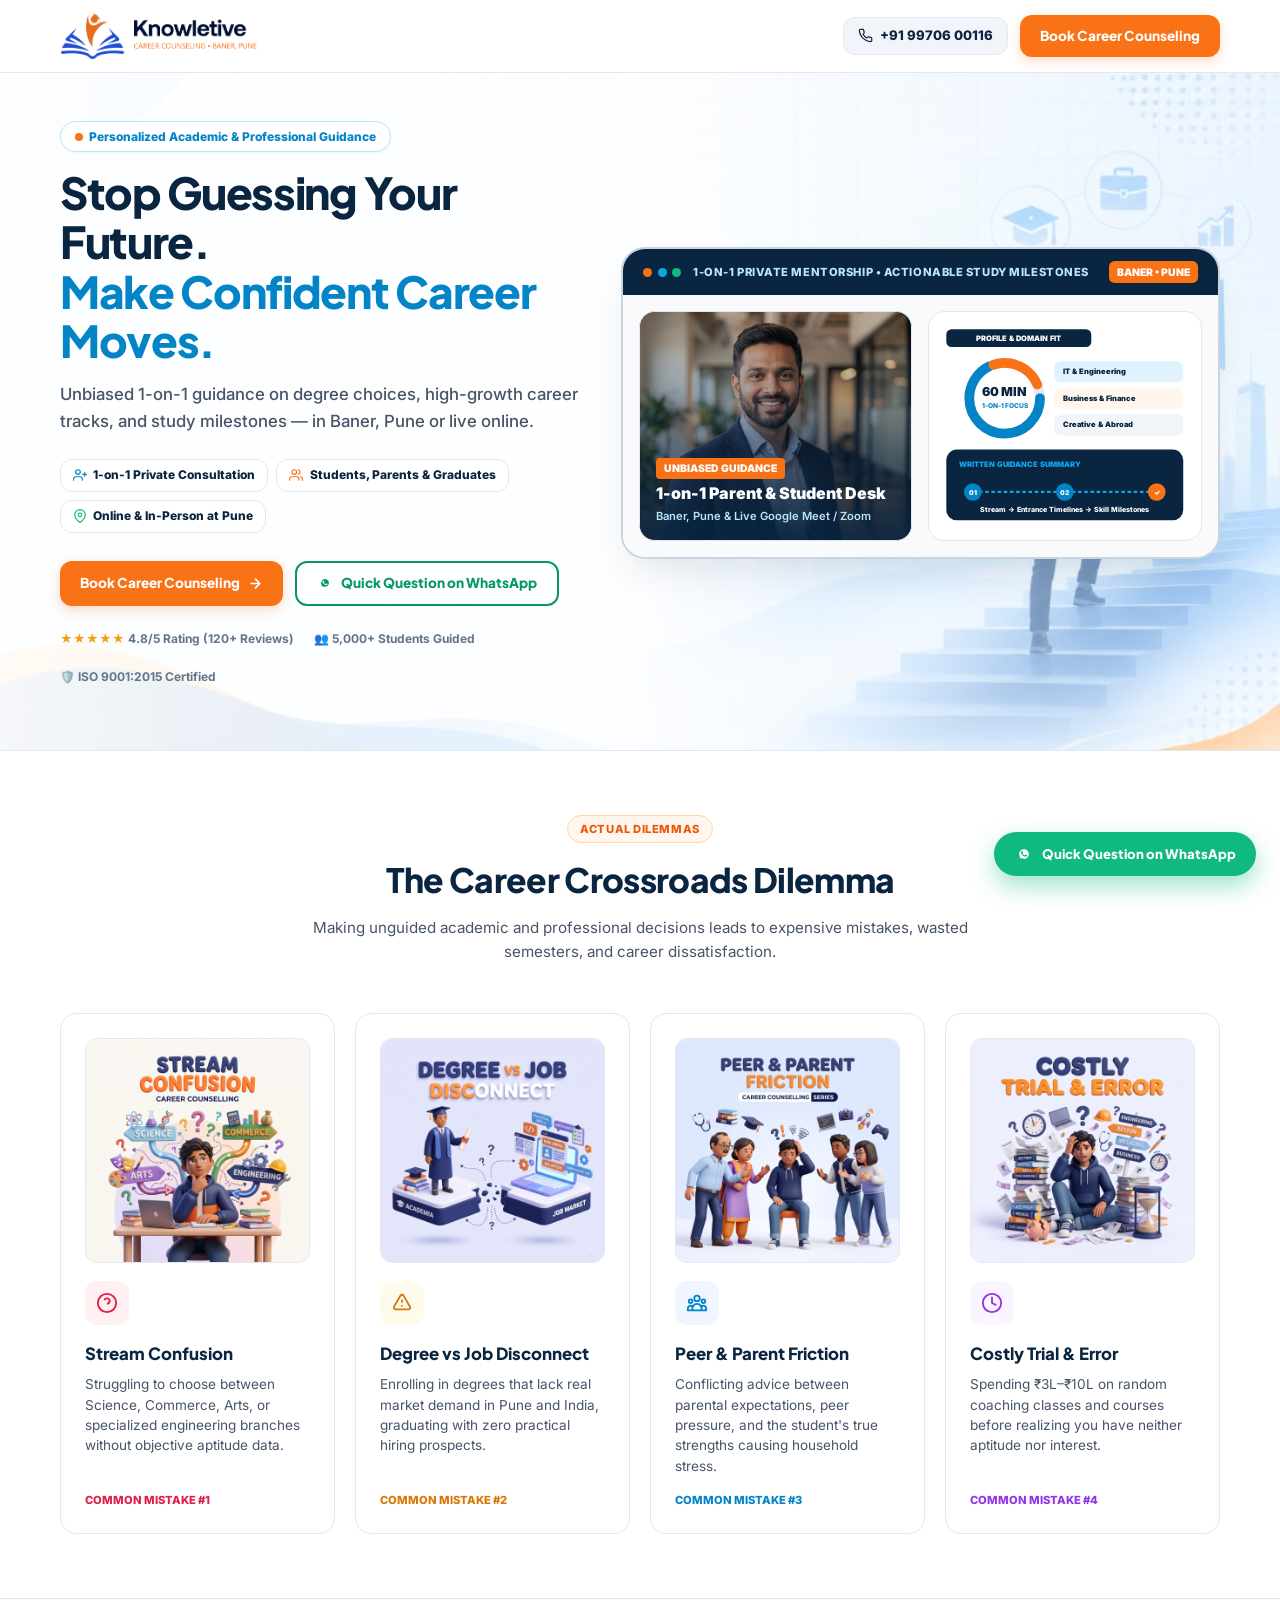
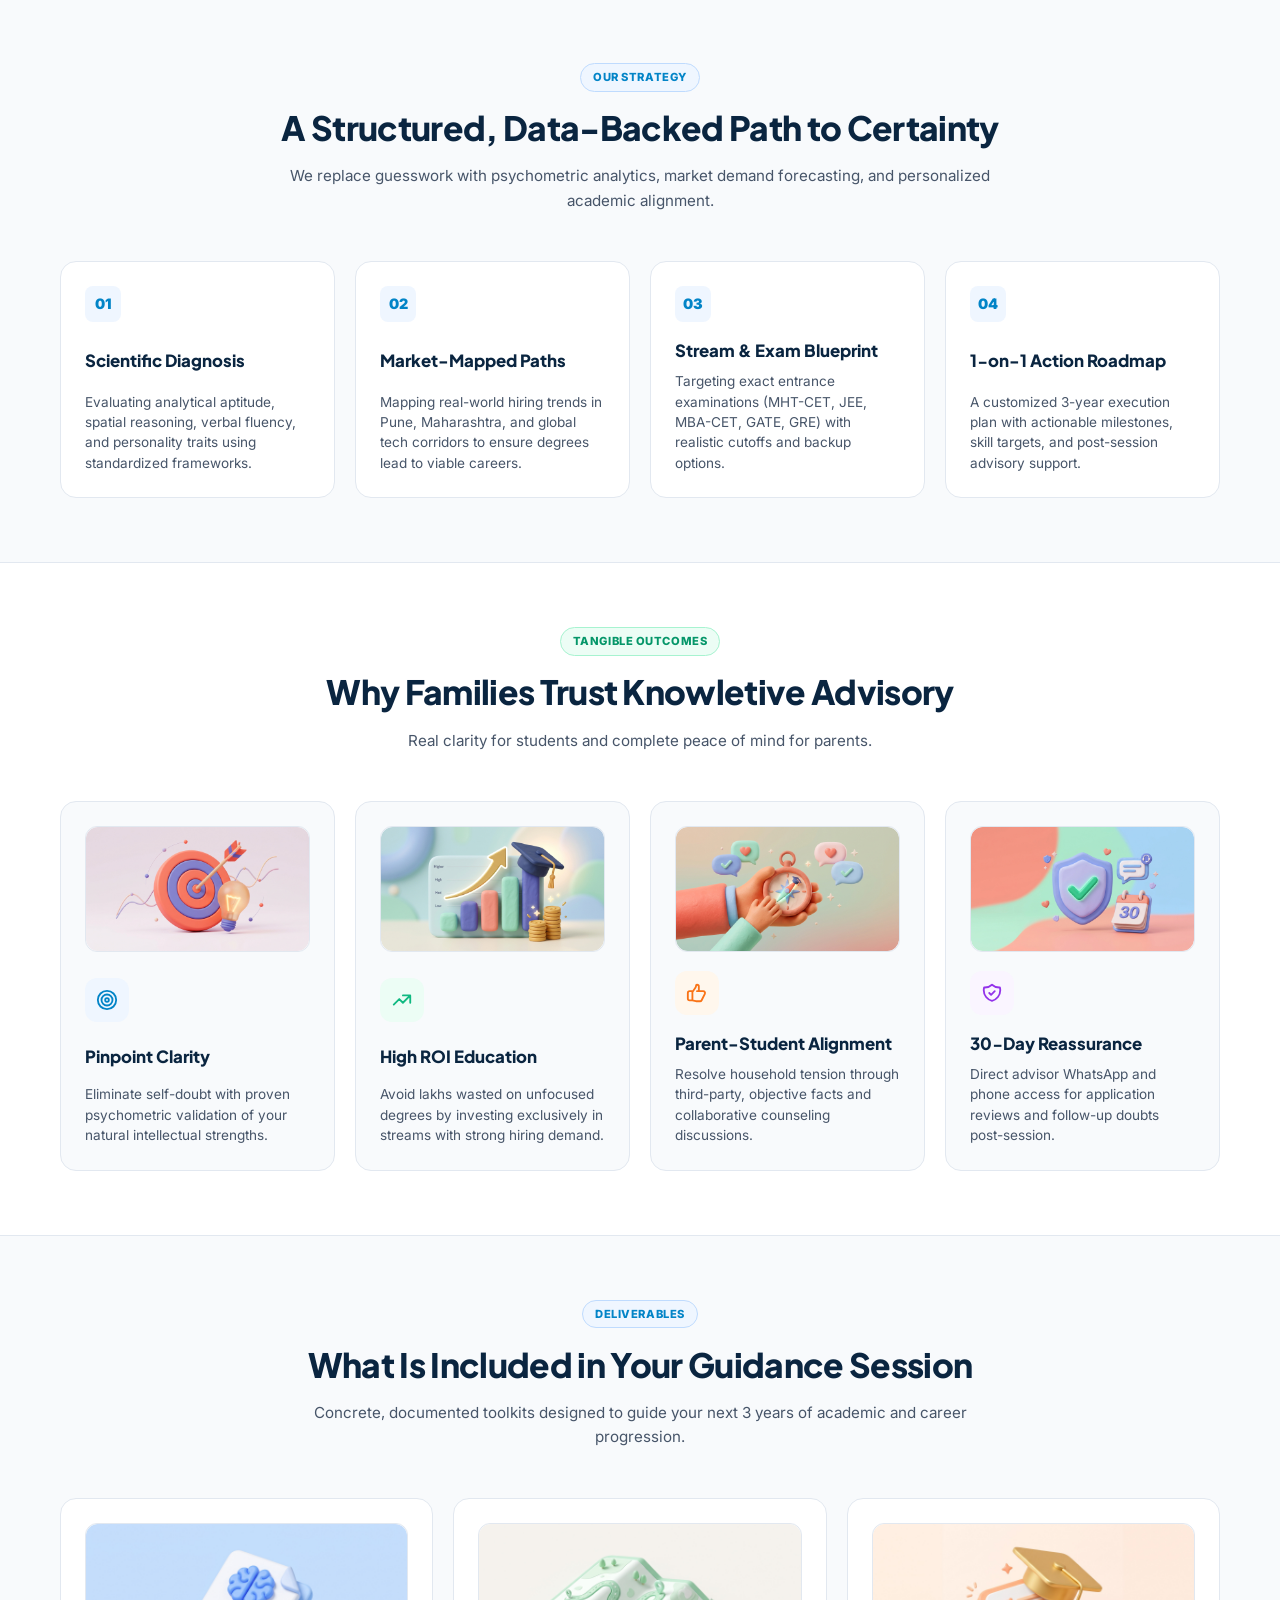
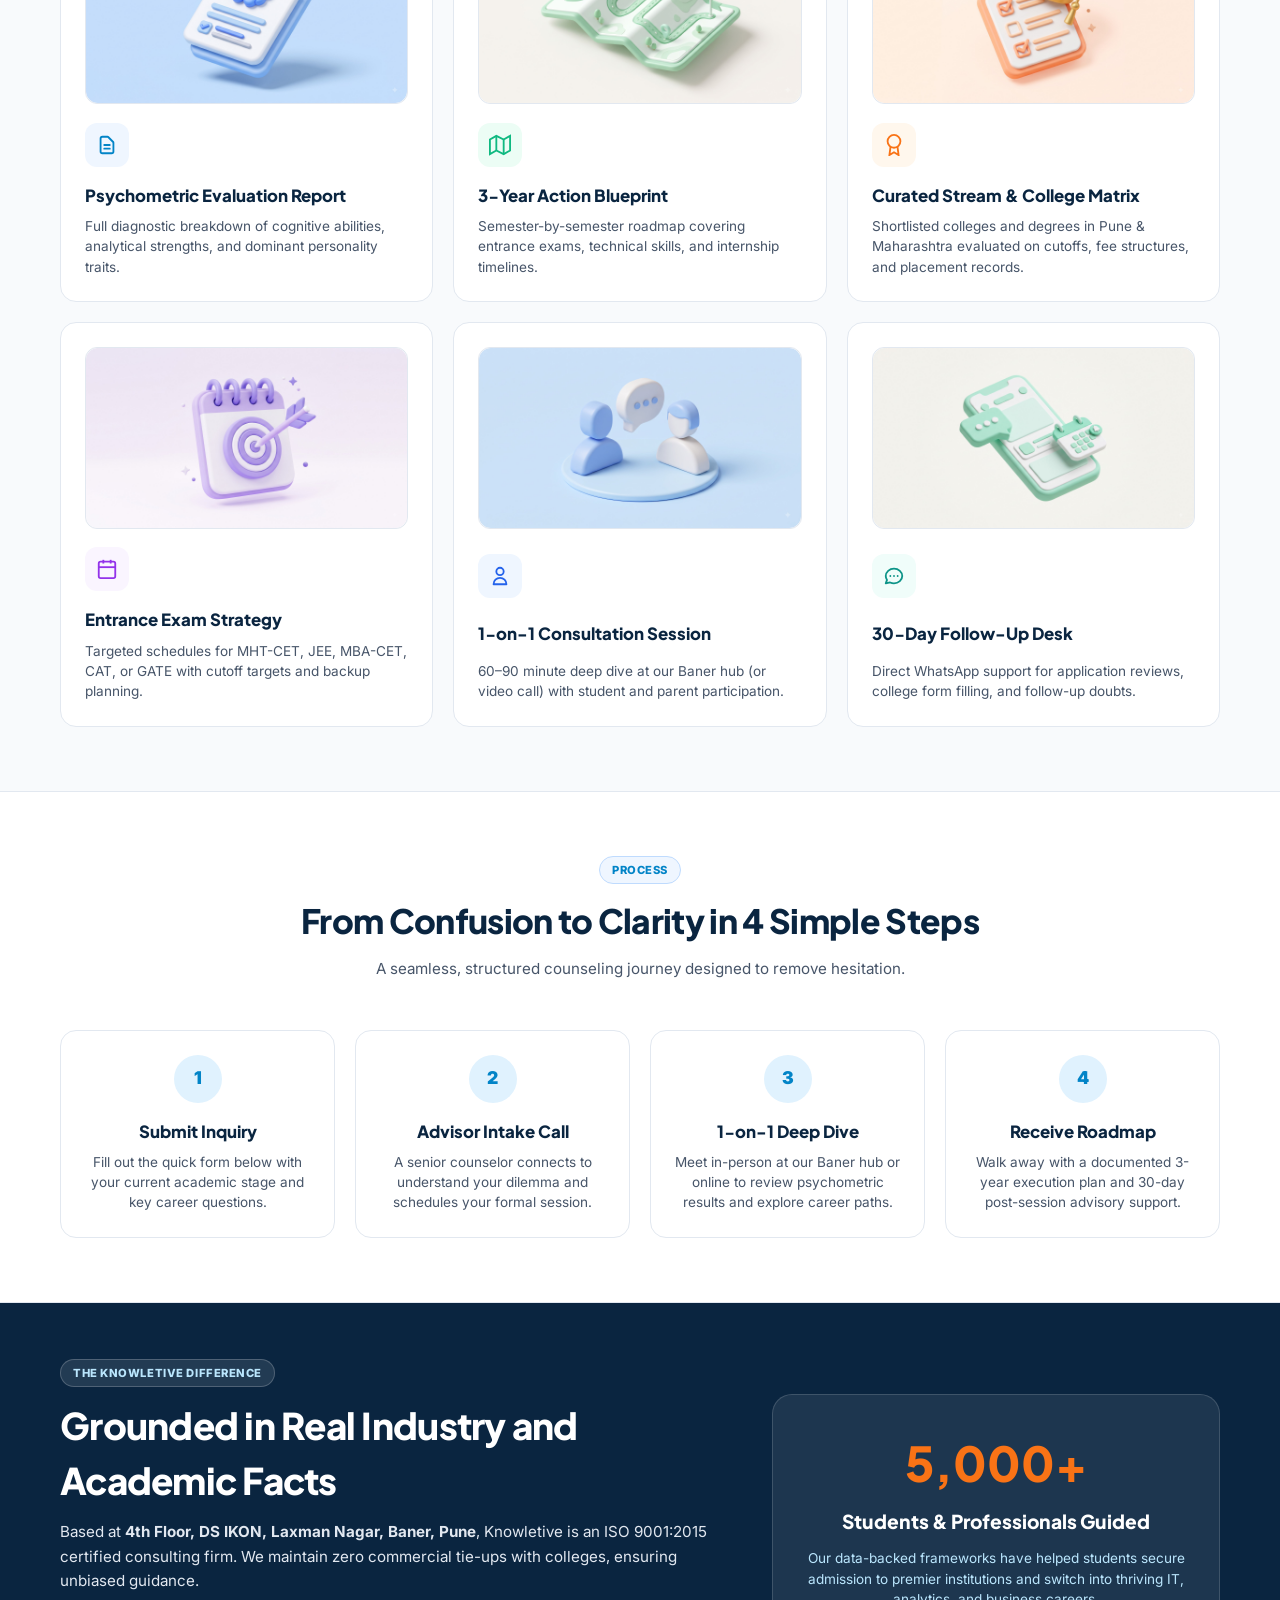
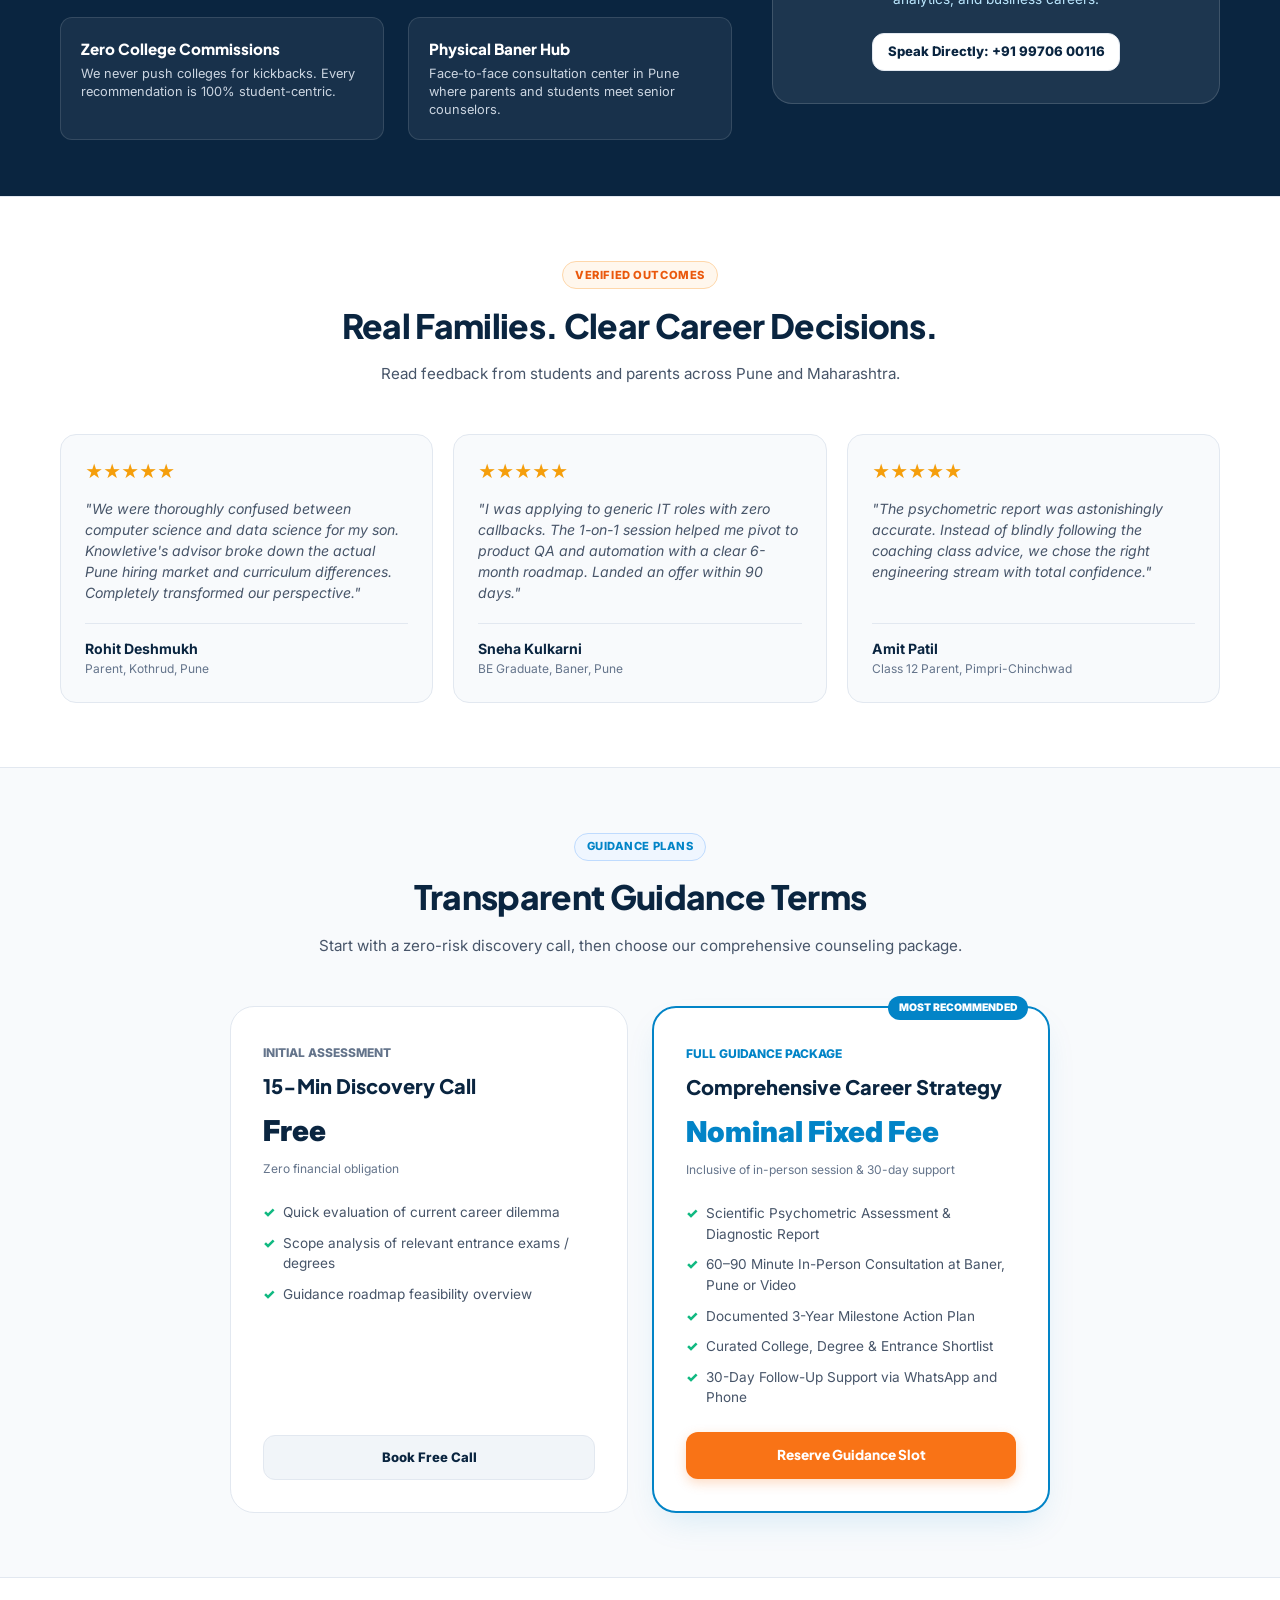
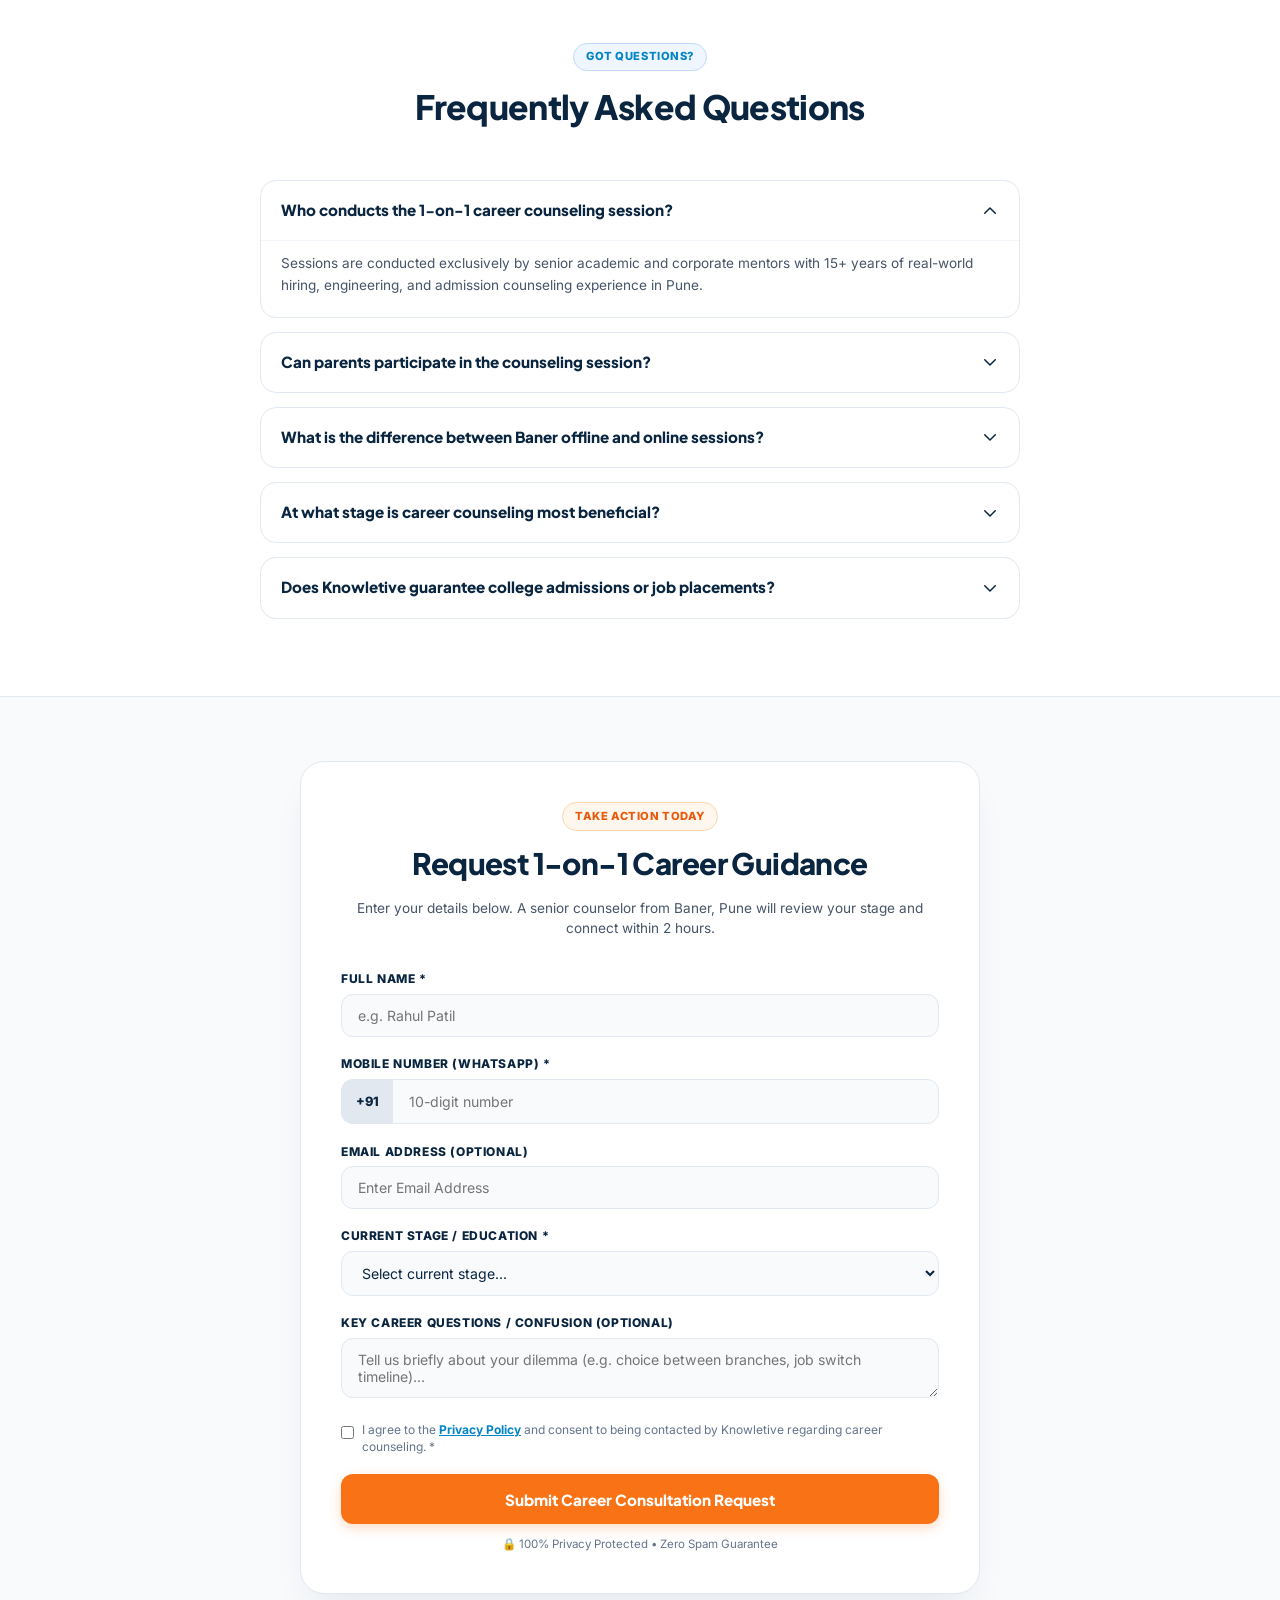
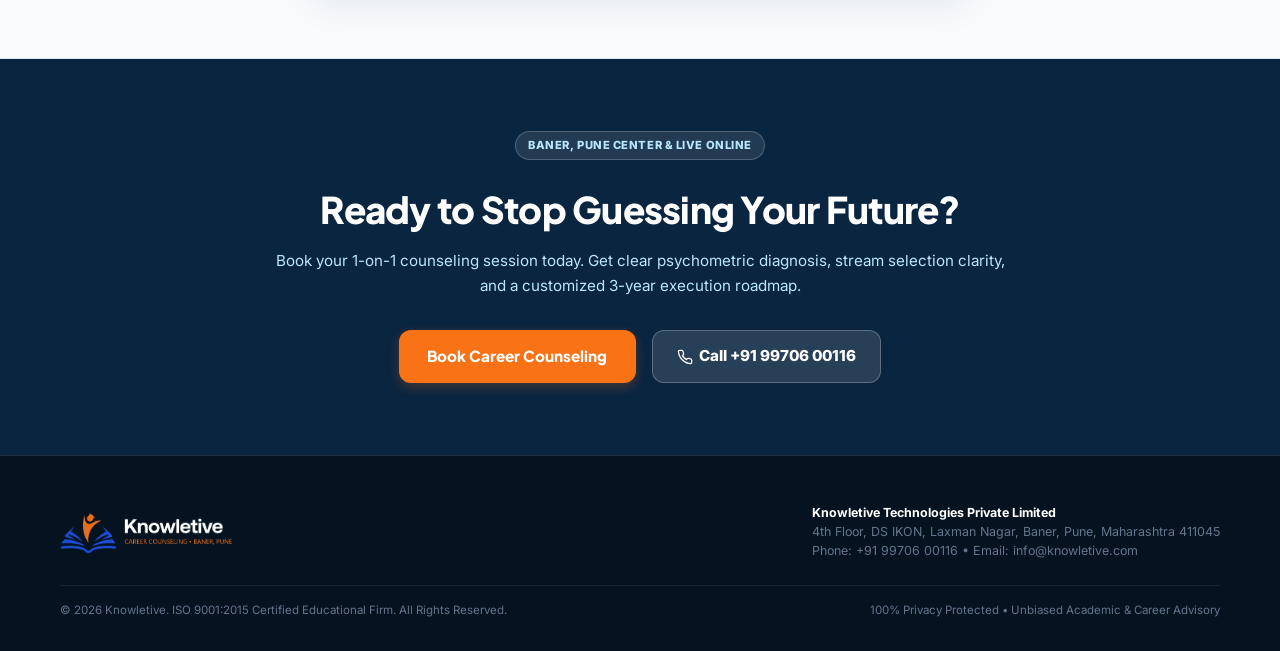
<file: career-counseling/index.html>
<!DOCTYPE html>
<html lang="en">
<head>
    <meta charset="UTF-8">
    <meta name="viewport" content="width=device-width, initial-scale=1.0">
    <title>Knowletive 1-on-1 Career Counseling | Scientific Career Roadmap • Baner, Pune</title>
    <meta name="description" content="Stop guessing your future. Personalized 1-on-1 Career Counseling & Psychometric Assessment in Baner, Pune or Live Online.">
    <link rel="icon" type="image/png" href="assets/favicon.png">
    
    <link rel="preconnect" href="https://fonts.googleapis.com">
    <link rel="preconnect" href="https://fonts.gstatic.com" crossorigin>
    <link href="https://fonts.googleapis.com/css2?family=Inter:wght@400;500;600;700&family=Plus+Jakarta+Sans:wght@700;800;900&display=swap" rel="stylesheet">

    <style>
        :root {
            --navy: #0A2540;
            --navy-dark: #051321;
            --sky: #0284C7;
            --cyan: #0EA5E9;
            --orange: #F97316;
            --orange-dark: #EA580C;
            --emerald: #10B981;
            --emerald-dark: #059669;
            --bg-page: #F8FAFC;
            --bg-card: #FFFFFF;
            --border: #E2E8F0;
            --text-heading: #0A2540;
            --text-body: #475569;
            --text-muted: #64748B;
        }

        * {
            box-sizing: border-box;
            margin: 0;
            padding: 0;
        }

        html {
            scroll-behavior: smooth;
        }

        body {
            font-family: 'Inter', sans-serif;
            background-color: var(--bg-page);
            color: var(--text-heading);
            line-height: 1.5;
            -webkit-font-smoothing: antialiased;
            padding-bottom: 70px;
        }

        @media (min-width: 769px) {
            body {
                padding-bottom: 0;
            }
        }

        h1, h2, h3, h4, .font-display {
            font-family: 'Plus Jakarta Sans', sans-serif;
        }

        .container {
            width: 100%;
            max-width: 1200px;
            margin: 0 auto;
            padding: 0 1.25rem;
        }

        /* 1. TOP BAR */
        .top-header {
            position: sticky;
            top: 0;
            z-index: 50;
            background: rgba(255, 255, 255, 0.96);
            backdrop-filter: blur(12px);
            -webkit-backdrop-filter: blur(12px);
            border-bottom: 1px solid var(--border);
            padding: 0.75rem 0;
        }
        .header-inner {
            display: flex;
            align-items: center;
            justify-content: space-between;
            gap: 1rem;
        }
        .brand-logo-link {
            display: flex;
            align-items: center;
            text-decoration: none;
        }
        .brand-logo-img {
            height: 48px;
            max-height: 50px;
            width: auto;
            object-fit: contain;
            display: block;
            opacity: 1 !important;
            filter: none !important;
            image-rendering: -webkit-optimize-contrast;
            image-rendering: crisp-edges;
        }
        .header-actions {
            display: flex;
            align-items: center;
            gap: 0.75rem;
        }
        .btn-call {
            display: inline-flex;
            align-items: center;
            gap: 0.4rem;
            padding: 0.5rem 0.9rem;
            border-radius: 0.75rem;
            background: #F1F5F9;
            border: 1px solid var(--border);
            color: var(--navy);
            font-size: 0.82rem;
            font-weight: 800;
            text-decoration: none;
            transition: all 0.2s;
        }
        .btn-call:hover {
            background: #E0F2FE;
            color: var(--sky);
        }
        .btn-primary {
            display: inline-flex;
            align-items: center;
            justify-content: center;
            gap: 0.5rem;
            padding: 0.65rem 1.25rem;
            border-radius: 0.75rem;
            background: var(--orange);
            color: #FFFFFF;
            font-family: 'Plus Jakarta Sans', sans-serif;
            font-size: 0.85rem;
            font-weight: 800;
            text-decoration: none;
            box-shadow: 0 4px 12px rgba(249, 115, 22, 0.25);
            transition: all 0.2s;
            border: none;
            cursor: pointer;
        }
        .btn-primary:hover {
            background: var(--orange-dark);
            transform: translateY(-1px);
        }

        /* 2. SECTION 1: HERO SECTION */
        .sec-hero {
            position: relative;
            padding: 3rem 0 4rem;
            background-image: url('assets/hero-bg.jpg');
            background-size: cover;
            background-position: right center;
            background-repeat: no-repeat;
            border-bottom: 1px solid var(--border);
            overflow: hidden;
        }
        .hero-overlay {
            position: absolute;
            inset: 0;
            background: linear-gradient(90deg, rgba(255, 255, 255, 0.96) 0%, rgba(255, 255, 255, 0.85) 50%, rgba(255, 255, 255, 0.25) 100%);
            pointer-events: none;
        }
        @media (max-width: 900px) {
            .hero-overlay {
                background: linear-gradient(180deg, rgba(255, 255, 255, 0.97) 0%, rgba(255, 255, 255, 0.90) 65%, rgba(255, 255, 255, 0.80) 100%);
            }
        }
        .hero-grid {
            position: relative;
            z-index: 2;
            display: grid;
            grid-template-columns: 1fr 1.15fr;
            gap: 2.5rem;
            align-items: center;
        }
        @media (max-width: 992px) {
            .hero-grid {
                grid-template-columns: 1fr;
            }
        }
        .pill-badge {
            display: inline-flex;
            align-items: center;
            gap: 0.4rem;
            padding: 0.35rem 0.85rem;
            border-radius: 9999px;
            background: #FFFFFF;
            border: 1px solid #BAE6FD;
            color: var(--sky);
            font-size: 0.75rem;
            font-weight: 800;
            box-shadow: 0 1px 3px rgba(0,0,0,0.05);
            margin-bottom: 1rem;
        }
        .pill-dot {
            width: 8px;
            height: 8px;
            border-radius: 50%;
            background: var(--orange);
        }
        .hero-title {
            font-size: 2.75rem;
            font-weight: 900;
            line-height: 1.12;
            letter-spacing: -0.03em;
            color: var(--navy);
            margin-bottom: 1rem;
        }
        @media (max-width: 640px) {
            .hero-title {
                font-size: 2.1rem;
            }
        }
        .text-sky {
            color: var(--sky);
            display: block;
        }
        .hero-desc {
            font-size: 1.05rem;
            color: var(--text-body);
            font-weight: 500;
            line-height: 1.6;
            margin-bottom: 1.5rem;
            max-width: 520px;
        }
        .chips-group {
            display: flex;
            flex-wrap: wrap;
            gap: 0.5rem;
            margin-bottom: 1.75rem;
        }
        .chip {
            display: inline-flex;
            align-items: center;
            gap: 0.4rem;
            padding: 0.4rem 0.75rem;
            background: rgba(255, 255, 255, 0.95);
            border: 1px solid var(--border);
            border-radius: 0.75rem;
            font-size: 0.75rem;
            font-weight: 800;
            color: var(--navy);
        }
        .hero-buttons {
            display: flex;
            flex-wrap: wrap;
            gap: 0.75rem;
            margin-bottom: 1.5rem;
        }
        .btn-wa-outline {
            display: inline-flex;
            align-items: center;
            justify-content: center;
            gap: 0.5rem;
            padding: 0.65rem 1.25rem;
            border-radius: 0.75rem;
            background: #FFFFFF;
            border: 2px solid var(--emerald-dark);
            color: var(--emerald-dark);
            font-family: 'Plus Jakarta Sans', sans-serif;
            font-size: 0.85rem;
            font-weight: 800;
            text-decoration: none;
            transition: all 0.2s;
        }
        .btn-wa-outline:hover {
            background: #ECFDF5;
        }
        .hero-trust {
            display: flex;
            flex-wrap: wrap;
            align-items: center;
            gap: 1.25rem;
            font-size: 0.75rem;
            font-weight: 700;
            color: var(--text-muted);
        }

        /* HERO WINDOW CARD MOCKUP */
        .window-card {
            background: #FFFFFF;
            border: 2px solid #CBD5E1;
            border-radius: 1.5rem;
            box-shadow: 0 20px 40px -15px rgba(10, 37, 64, 0.15);
            overflow: hidden;
        }
        .window-header {
            background: var(--navy);
            padding: 0.75rem 1.25rem;
            display: flex;
            align-items: center;
            justify-content: space-between;
            color: #FFFFFF;
        }
        .window-dots {
            display: flex;
            align-items: center;
            gap: 0.35rem;
        }
        .w-dot {
            width: 9px;
            height: 9px;
            border-radius: 50%;
        }
        .window-title {
            font-size: 0.7rem;
            font-weight: 800;
            letter-spacing: 0.05em;
            text-transform: uppercase;
            color: #BAE6FD;
            margin-left: 0.4rem;
        }
        .window-badge {
            background: var(--orange);
            color: #FFFFFF;
            font-size: 0.65rem;
            font-weight: 900;
            padding: 0.2rem 0.5rem;
            border-radius: 0.35rem;
            text-transform: uppercase;
        }
        .window-body {
            background: #F8FAFC;
            padding: 1rem;
            display: grid;
            grid-template-columns: 1fr 1fr;
            gap: 1rem;
        }
        @media (max-width: 600px) {
            .window-body {
                grid-template-columns: 1fr;
            }
        }
        .photo-frame {
            position: relative;
            border-radius: 1rem;
            overflow: hidden;
            background: var(--navy);
            min-height: 230px;
            display: flex;
            flex-direction: column;
            justify-content: flex-end;
            border: 1px solid var(--border);
        }
        .photo-frame img {
            position: absolute;
            inset: 0;
            width: 100%;
            height: 100%;
            object-fit: cover;
            opacity: 0.9;
        }
        .photo-gradient {
            position: absolute;
            inset: 0;
            background: linear-gradient(to top, rgba(10, 37, 64, 0.95) 0%, rgba(10, 37, 64, 0.3) 60%, transparent 100%);
        }
        .photo-content {
            position: relative;
            z-index: 2;
            padding: 1rem;
            color: #FFFFFF;
        }
        .badge-orange-tag {
            display: inline-block;
            background: var(--orange);
            color: #FFFFFF;
            font-size: 0.65rem;
            font-weight: 900;
            padding: 0.15rem 0.5rem;
            border-radius: 0.25rem;
            text-transform: uppercase;
            margin-bottom: 0.35rem;
        }
        .photo-title {
            font-size: 1rem;
            font-weight: 900;
            line-height: 1.2;
            color: #FFFFFF;
        }
        .photo-sub {
            font-size: 0.7rem;
            color: #BAE6FD;
            font-weight: 600;
            margin-top: 0.25rem;
        }
        .svg-frame {
            background: #FFFFFF;
            border: 1px solid var(--border);
            border-radius: 1rem;
            padding: 0.75rem;
            display: flex;
            flex-direction: column;
            justify-content: space-between;
        }

        /* 3. COMMON SECTION STYLING */
        .sec-padding {
            padding: 4rem 0;
            border-bottom: 1px solid var(--border);
        }
        .sec-bg-white {
            background: #FFFFFF;
        }
        .sec-bg-slate {
            background: #F8FAFC;
        }
        .sec-header {
            text-align: center;
            max-width: 720px;
            margin: 0 auto 3rem;
        }
        .sec-tag {
            display: inline-block;
            padding: 0.3rem 0.75rem;
            border-radius: 9999px;
            font-size: 0.7rem;
            font-weight: 800;
            text-transform: uppercase;
            letter-spacing: 0.05em;
            margin-bottom: 0.65rem;
            background: #EFF6FF;
            color: var(--sky);
            border: 1px solid #BFDBFE;
        }
        .sec-tag.orange {
            background: #FFF7ED;
            color: var(--orange-dark);
            border-color: #FED7AA;
        }
        .sec-tag.emerald {
            background: #ECFDF5;
            color: var(--emerald-dark);
            border-color: #A7F3D0;
        }
        .sec-title {
            font-size: 2.1rem;
            font-weight: 900;
            color: var(--navy);
            letter-spacing: -0.02em;
            margin-bottom: 0.75rem;
        }
        .sec-subtitle {
            font-size: 0.95rem;
            color: var(--text-body);
            line-height: 1.6;
        }

        /* 4. CARDS GRID */
        .grid-4 {
            display: grid;
            grid-template-columns: repeat(4, 1fr);
            gap: 1.25rem;
        }
        .grid-3 {
            display: grid;
            grid-template-columns: repeat(3, 1fr);
            gap: 1.25rem;
        }
        .grid-2 {
            display: grid;
            grid-template-columns: repeat(2, 1fr);
            gap: 1.5rem;
        }
        @media (max-width: 992px) {
            .grid-4 { grid-template-columns: repeat(2, 1fr); }
            .grid-3 { grid-template-columns: 1fr; }
        }
        @media (max-width: 640px) {
            .grid-4 { grid-template-columns: 1fr; }
            .grid-2 { grid-template-columns: 1fr; }
        }

        
        .card-image-wrap {
            width: 100%;
            aspect-ratio: 1 / 1;
            background: #F8FAFC;
            border-radius: 0.75rem;
            overflow: hidden;
            display: flex;
            align-items: center;
            justify-content: center;
            margin-bottom: 1.15rem;
            border: 1px solid var(--border);
        }
        .card-problem-img {
            width: 100%;
            height: 100%;
            object-fit: cover;
            object-position: center;
            display: block;
            border-radius: 0.75rem;
            transition: transform 0.25s ease;
        }
        .card-box:hover .card-problem-img {
            transform: scale(1.02);
        }

        .card-box {
            background: #FFFFFF;
            border: 1px solid var(--border);
            border-radius: 1rem;
            padding: 1.5rem;
            display: flex;
            flex-direction: column;
            justify-content: space-between;
            transition: transform 0.2s, box-shadow 0.2s;
        }
        .card-box:hover {
            transform: translateY(-3px);
            box-shadow: 0 12px 24px -6px rgba(10, 37, 64, 0.08);
        }
        .card-icon-wrap {
            width: 44px;
            height: 44px;
            border-radius: 0.75rem;
            display: flex;
            align-items: center;
            justify-content: center;
            margin-bottom: 1rem;
            background: #EFF6FF;
            color: var(--sky);
        }
        .card-num {
            width: 36px;
            height: 36px;
            border-radius: 0.5rem;
            background: #EFF6FF;
            color: var(--sky);
            display: flex;
            align-items: center;
            justify-content: center;
            font-weight: 900;
            font-size: 0.9rem;
            margin-bottom: 1rem;
        }
        .card-title {
            font-size: 1.05rem;
            font-weight: 900;
            color: var(--navy);
            margin-bottom: 0.5rem;
        }
        .card-desc {
            font-size: 0.85rem;
            color: var(--text-body);
            line-height: 1.5;
        }
        .card-footer-tag {
            margin-top: 1rem;
            font-size: 0.7rem;
            font-weight: 800;
            text-transform: uppercase;
        }

        /* 5. STEP PROCESS */
        .step-card {
            background: #FFFFFF;
            border: 1px solid var(--border);
            border-radius: 1rem;
            padding: 1.5rem;
            text-align: center;
        }
        .step-circle {
            width: 48px;
            height: 48px;
            border-radius: 50%;
            background: #E0F2FE;
            color: var(--sky);
            font-size: 1.1rem;
            font-weight: 900;
            display: flex;
            align-items: center;
            justify-content: center;
            margin: 0 auto 1rem;
        }

        /* 6. WHY KNOWLETIVE BANNER */
        .why-knowletive-box {
            background: var(--navy);
            color: #FFFFFF;
            padding: 3.5rem 0;
            border-bottom: 1px solid var(--border);
        }
        .why-grid {
            display: grid;
            grid-template-columns: 1.2fr 0.8fr;
            gap: 2.5rem;
            align-items: center;
        }
        @media (max-width: 900px) {
            .why-grid {
                grid-template-columns: 1fr;
            }
        }
        .why-card {
            background: rgba(255, 255, 255, 0.08);
            border: 1px solid rgba(255, 255, 255, 0.15);
            border-radius: 1.25rem;
            padding: 2rem;
            text-align: center;
        }

        /* 7. PRICING CARDS */
        .price-card {
            background: #FFFFFF;
            border: 1px solid var(--border);
            border-radius: 1.5rem;
            padding: 2rem;
            display: flex;
            flex-direction: column;
            justify-content: space-between;
        }
        .price-card.featured {
            border: 2px solid var(--sky);
            box-shadow: 0 15px 35px -10px rgba(2, 132, 199, 0.15);
            position: relative;
        }
        .price-badge-top {
            position: absolute;
            top: -12px;
            right: 20px;
            background: var(--sky);
            color: #FFFFFF;
            font-size: 0.65rem;
            font-weight: 900;
            padding: 0.25rem 0.65rem;
            border-radius: 9999px;
            text-transform: uppercase;
        }
        .price-val {
            font-size: 1.8rem;
            font-weight: 900;
            color: var(--navy);
            margin: 0.5rem 0;
        }
        .price-list {
            list-style: none;
            margin: 1.5rem 0;
        }
        .price-list li {
            display: flex;
            align-items: flex-start;
            gap: 0.5rem;
            font-size: 0.85rem;
            color: var(--text-body);
            margin-bottom: 0.65rem;
        }

        /* 8. NATIVE HTML FAQ ACCORDIONS (ZERO JS) */
        .faq-item {
            background: #FFFFFF;
            border: 1px solid var(--border);
            border-radius: 1rem;
            margin-bottom: 0.85rem;
            overflow: hidden;
        }
        .faq-summary {
            padding: 1.15rem 1.25rem;
            font-family: 'Plus Jakarta Sans', sans-serif;
            font-size: 0.95rem;
            font-weight: 800;
            color: var(--navy);
            cursor: pointer;
            list-style: none;
            display: flex;
            align-items: center;
            justify-content: space-between;
        }
        .faq-summary::-webkit-details-marker {
            display: none;
        }
        .faq-summary svg {
            transition: transform 0.2s ease;
            flex-shrink: 0;
        }
        details[open] .faq-summary svg {
            transform: rotate(180deg);
        }
        .faq-content {
            padding: 0 1.25rem 1.25rem;
            font-size: 0.85rem;
            color: var(--text-body);
            line-height: 1.6;
            border-top: 1px solid #F1F5F9;
            padding-top: 0.75rem;
        }

        /* 9. LEAD FORM SECTION */
        .form-card-main {
            background: #FFFFFF;
            border: 1px solid var(--border);
            border-radius: 1.5rem;
            box-shadow: 0 20px 40px -15px rgba(10, 37, 64, 0.1);
            padding: 2.5rem;
            max-width: 680px;
            margin: 0 auto;
        }
        .form-group {
            margin-bottom: 1.15rem;
        }
        .form-label {
            display: block;
            font-size: 0.75rem;
            font-weight: 800;
            text-transform: uppercase;
            letter-spacing: 0.05em;
            color: var(--slate-700);
            margin-bottom: 0.35rem;
        }
        .form-input, .form-select, .form-textarea {
            width: 100%;
            padding: 0.75rem 1rem;
            border-radius: 0.75rem;
            border: 1px solid var(--border);
            background: #F8FAFC;
            font-family: inherit;
            font-size: 0.88rem;
            color: var(--text-heading);
            outline: none;
        }
        .form-input:focus, .form-select:focus, .form-textarea:focus {
            border-color: var(--sky);
            background: #FFFFFF;
        }
        .phone-input-wrap {
            display: flex;
        }
        .phone-prefix {
            padding: 0.75rem 0.85rem;
            background: #E2E8F0;
            border: 1px solid var(--border);
            border-right: none;
            border-radius: 0.75rem 0 0 0.75rem;
            font-size: 0.8rem;
            font-weight: 800;
            color: var(--slate-700);
        }
        .phone-field {
            border-radius: 0 0.75rem 0.75rem 0;
        }

        /* 10. FINAL CTA */
        .final-cta-box {
            background: var(--navy);
            color: #FFFFFF;
            padding: 4.5rem 0;
            text-align: center;
        }

        /* 11. FOOTER */
        .footer {
            background: var(--navy-dark);
            color: var(--text-muted);
            padding: 3rem 0 2rem;
            font-size: 0.78rem;
            border-top: 1px solid rgba(255, 255, 255, 0.1);
        }
        .footer-inner {
            display: flex;
            flex-direction: column;
            gap: 1.5rem;
        }
        .footer-top {
            display: flex;
            align-items: center;
            justify-content: space-between;
            flex-wrap: wrap;
            gap: 1rem;
        }

        /* 12. FLOATING & STICKY PURE CSS ELEMENTS */
        .floating-whatsapp {
            position: fixed;
            bottom: 24px;
            right: 24px;
            z-index: 40;
            display: inline-flex;
            align-items: center;
            gap: 0.5rem;
            padding: 0.75rem 1.25rem;
            border-radius: 9999px;
            background: #10B981;
            color: #FFFFFF;
            font-family: 'Plus Jakarta Sans', sans-serif;
            font-size: 0.82rem;
            font-weight: 800;
            text-decoration: none;
            box-shadow: 0 10px 25px rgba(16, 185, 129, 0.4);
            transition: transform 0.2s;
        }
        .floating-whatsapp:hover {
            transform: scale(1.05);
            background: #059669;
        }
        @media (max-width: 768px) {
            .floating-whatsapp {
                bottom: 80px;
                right: 16px;
                padding: 0.65rem;
                border-radius: 50%;
                width: 48px;
                height: 48px;
                justify-content: center;
            }
            .floating-whatsapp span {
                display: none;
            }
        }

        .sticky-mobile-bar {
            display: none;
        }
        @media (max-width: 768px) {
            .sticky-mobile-bar {
                display: flex;
                position: fixed;
                bottom: 0;
                left: 0;
                right: 0;
                z-index: 45;
                background: #FFFFFF;
                border-top: 1px solid var(--border);
                padding: 0.6rem 1rem;
                gap: 0.5rem;
                box-shadow: 0 -4px 12px rgba(0,0,0,0.05);
            }
            .sticky-mobile-bar a {
                flex: 1;
                text-align: center;
                padding: 0.65rem 0.5rem;
                border-radius: 0.65rem;
                font-family: 'Plus Jakarta Sans', sans-serif;
                font-size: 0.78rem;
                font-weight: 800;
                text-decoration: none;
            }
            .btn-mobile-call {
                background: #F1F5F9;
                color: var(--navy);
                border: 1px solid var(--border);
            }
            .btn-mobile-book {
                background: var(--orange);
                color: #FFFFFF;
            }
        }
    </style>
</head>
<body>

    <!-- ===================================================================== -->
    <!-- TOP HEADER BAR                                                        -->
    <!-- ===================================================================== -->
    <header class="top-header">
        <div class="container header-inner">
            <a href="#sec-hero" class="brand-logo-link" aria-label="Knowletive Career Counseling">
                <img src="assets/knowletive-logo-counseling-large.png" alt="Knowletive Career Counseling • Baner, Pune" class="brand-logo-img">
            </a>
            <div class="header-actions">
                <a href="tel:+919970600116" class="btn-call">
                    <svg width="15" height="15" fill="none" stroke="currentColor" stroke-width="2" viewBox="0 0 24 24"><path stroke-linecap="round" stroke-linejoin="round" d="M22 16.92v3a2 2 0 01-2.18 2 19.79 19.79 0 01-8.63-3.07 19.5 19.5 0 01-6-6 19.79 19.79 0 01-3.07-8.67A2 2 0 014.11 2h3a2 2 0 012 1.72c.127.96.361 1.903.7 2.81a2 2 0 01-.45 2.11L8.09 9.91a16 16 0 006 6l1.27-1.27a2 2 0 012.11-.45c.907.339 1.85.573 2.81.7A2 2 0 0122 16.92z"/></svg>
                    <span>+91 99706 00116</span>
                </a>
                <a href="#sec-lead-form" class="btn-primary">
                    Book Career Counseling
                </a>
            </div>
        </div>
    </header>

    <!-- ===================================================================== -->
    <!-- SECTION 1: HERO SECTION                                               -->
    <!-- ===================================================================== -->
    <section id="sec-hero" class="sec-hero">
        <div class="hero-overlay"></div>
        <div class="container hero-grid">
            
            <!-- Left Hero Content -->
            <div>
                <div class="pill-badge">
                    <span class="pill-dot"></span>
                    <span>Personalized Academic &amp; Professional Guidance</span>
                </div>
                <h1 class="hero-title">
                    Stop Guessing Your Future.
                    <span class="text-sky">Make Confident Career Moves.</span>
                </h1>
                <p class="hero-desc">
                    Unbiased 1-on-1 guidance on degree choices, high-growth career tracks, and study milestones — in Baner, Pune or live online.
                </p>

                <div class="chips-group">
                    <span class="chip">
                        <svg width="14" height="14" fill="none" stroke="#0284C7" stroke-width="2" viewBox="0 0 24 24"><path stroke-linecap="round" stroke-linejoin="round" d="M16 21v-2a4 4 0 00-4-4H5a4 4 0 00-4 4v2"/><circle cx="8.5" cy="7" r="4"/><path stroke-linecap="round" stroke-linejoin="round" d="M20 8v6M23 11h-6"/></svg>
                        1-on-1 Private Consultation
                    </span>
                    <span class="chip">
                        <svg width="14" height="14" fill="none" stroke="#F97316" stroke-width="2" viewBox="0 0 24 24"><path stroke-linecap="round" stroke-linejoin="round" d="M17 21v-2a4 4 0 00-4-4H5a4 4 0 00-4 4v2"/><circle cx="9" cy="7" r="4"/><path stroke-linecap="round" stroke-linejoin="round" d="M23 21v-2a4 4 0 00-3-3.87M16 3.13a4 4 0 010 7.75"/></svg>
                        Students, Parents &amp; Graduates
                    </span>
                    <span class="chip">
                        <svg width="14" height="14" fill="none" stroke="#10B981" stroke-width="2" viewBox="0 0 24 24"><path stroke-linecap="round" stroke-linejoin="round" d="M21 10c0 7-9 13-9 13s-9-6-9-13a9 9 0 0118 0z"/><circle cx="12" cy="10" r="3"/></svg>
                        Online &amp; In-Person at Pune
                    </span>
                </div>

                <div class="hero-buttons">
                    <a href="#sec-lead-form" class="btn-primary">
                        <span>Book Career Counseling</span>
                        <svg width="15" height="15" fill="none" stroke="currentColor" stroke-width="2.5" viewBox="0 0 24 24"><path stroke-linecap="round" stroke-linejoin="round" d="M5 12h14M12 5l7 7-7 7"/></svg>
                    </a>
                    <a href="https://wa.me/919970600116?text=Hi%20Knowletive%2C%20I%20have%20a%20quick%20question%20regarding%20Career%20Counseling." target="_blank" rel="noopener noreferrer" class="btn-wa-outline">
                        <svg width="16" height="16" fill="currentColor" viewBox="0 0 24 24"><path d="M12.031 6.172c-3.181 0-5.767 2.586-5.768 5.766-.001 1.298.38 2.27 1.019 3.287l-.582 2.128 2.182-.573c.978.58 1.911.928 3.145.929 3.178 0 5.767-2.587 5.768-5.766.001-3.187-2.575-5.77-5.764-5.771zm3.392 8.244c-.144.405-.837.774-1.17.824-.312.045-.698.077-2.124-.515-1.826-.757-3.003-2.613-3.094-2.736-.091-.123-.746-.992-.746-1.893 0-.901.472-1.343.64-1.525.168-.182.368-.228.49-.228.123 0 .245.002.353.007.113.005.265-.043.415.317.154.368.524 1.277.57 1.369.046.091.077.199.015.321-.061.123-.092.199-.184.307-.092.108-.194.24-.277.322-.092.091-.188.19-.081.373.107.183.477.788 1.025 1.275.706.628 1.302.822 1.486.914.184.091.292.077.4-.047.108-.123.461-.537.584-.72.123-.184.246-.153.415-.091.169.061 1.074.507 1.258.599.184.092.307.138.353.215.046.077.046.446-.098.851z"/></svg>
                        <span>Quick Question on WhatsApp</span>
                    </a>
                </div>

                <div class="hero-trust">
                    <span><strong style="color: #F59E0B;">★★★★★</strong> 4.8/5 Rating (120+ Reviews)</span>
                    <span>👥 <strong>5,000+ Students</strong> Guided</span>
                    <span>🛡️ ISO 9001:2015 Certified</span>
                </div>
            </div>

            <!-- Right Visual Showcase Window Card -->
            <div>
                <div class="window-card">
                    <div class="window-header">
                        <div class="window-dots">
                            <span class="w-dot" style="background: #F97316;"></span>
                            <span class="w-dot" style="background: #0EA5E9;"></span>
                            <span class="w-dot" style="background: #10B981;"></span>
                            <span class="window-title">1-ON-1 PRIVATE MENTORSHIP • ACTIONABLE STUDY MILESTONES</span>
                        </div>
                        <span class="window-badge">BANER • PUNE</span>
                    </div>

                    <div class="window-body">
                        <!-- Counselor Photo Frame -->
                        <div class="photo-frame">
                            <img src="assets/Man_smiling_in_office_1086c653_2K.jpg" alt="Knowletive Career Counselor in Baner Pune" style="object-position: 55% 25%;">
                            <div class="photo-gradient"></div>
                            <div class="photo-content">
                                <span class="badge-orange-tag">Unbiased Guidance</span>
                                <div class="photo-title">1-on-1 Parent &amp; Student Desk</div>
                                <div class="photo-sub">Baner, Pune &amp; Live Google Meet / Zoom</div>
                            </div>
                        </div>

                        <!-- Structured SVG Blueprint Card -->
                        <div class="svg-frame">
                            <svg viewBox="0 0 280 230" style="width: 100%; height: auto; display: block;">
                                <rect width="280" height="230" rx="12" fill="#FFFFFF" />
                                <rect x="6" y="6" width="164" height="20" rx="6" fill="#0A2540" />
                                <text x="88" y="19" text-anchor="middle" fill="#FFFFFF" font-size="8.5" font-weight="900">PROFILE &amp; DOMAIN FIT</text>

                                <!-- Donut Gauge -->
                                <circle cx="72" cy="84" r="40" fill="none" stroke="#E2E8F0" stroke-width="11" />
                                <circle cx="72" cy="84" r="40" fill="none" stroke="#0284C7" stroke-width="11" stroke-dasharray="170 251" stroke-linecap="round" />
                                <circle cx="72" cy="84" r="40" fill="none" stroke="#F97316" stroke-width="11" stroke-dasharray="60 251" stroke-dashoffset="-175" stroke-linecap="round" />
                                <text x="72" y="82" text-anchor="middle" fill="#0A2540" font-size="14" font-weight="900">60 MIN</text>
                                <text x="72" y="95" text-anchor="middle" fill="#0284C7" font-size="7.5" font-weight="800">1-ON-1 FOCUS</text>

                                <!-- Right Career Cluster Pills -->
                                <rect x="128" y="42" width="146" height="24" rx="7" fill="#E0F2FE" />
                                <text x="138" y="57" fill="#0A2540" font-size="8.5" font-weight="900">IT &amp; Engineering</text>

                                <rect x="128" y="72" width="146" height="24" rx="7" fill="#FFF7ED" />
                                <text x="138" y="87" fill="#0A2540" font-size="8.5" font-weight="900">Business &amp; Finance</text>

                                <rect x="128" y="102" width="146" height="24" rx="7" fill="#F1F5F9" />
                                <text x="138" y="117" fill="#0A2540" font-size="8.5" font-weight="900">Creative &amp; Abroad</text>

                                <!-- Bottom Summary -->
                                <rect x="6" y="142" width="268" height="80" rx="12" fill="#0A2540" />
                                <text x="20" y="162" fill="#0EA5E9" font-size="8.5" font-weight="900">WRITTEN GUIDANCE SUMMARY</text>
                                <line x1="36" y1="190" x2="244" y2="190" stroke="#0EA5E9" stroke-width="2.5" stroke-dasharray="4 3" />
                                <circle cx="36" cy="190" r="10" fill="#0284C7" />
                                <text x="36" y="193" text-anchor="middle" fill="#FFFFFF" font-size="7.5" font-weight="900">01</text>
                                <circle cx="140" cy="190" r="10" fill="#0284C7" />
                                <text x="140" y="193" text-anchor="middle" fill="#FFFFFF" font-size="7.5" font-weight="900">02</text>
                                <circle cx="244" cy="190" r="10" fill="#F97316" />
                                <text x="244" y="193" text-anchor="middle" fill="#FFFFFF" font-size="8" font-weight="900">✓</text>
                                <text x="140" y="213" text-anchor="middle" fill="#FFFFFF" font-size="8" font-weight="800">Stream → Entrance Timelines → Skill Milestones</text>
                            </svg>
                        </div>
                    </div>
                </div>
            </div>

        </div>
    </section>

    <!-- =================================================================== -->
    <!-- SECTION 2: PROBLEM SECTION                                          -->
    <!-- =================================================================== -->
    <section id="sec-problem" class="sec-padding sec-bg-white">
        <div class="container">
            <div class="sec-header">
                <span class="sec-tag orange">Actual Dilemmas</span>
                <h2 class="sec-title">The Career Crossroads Dilemma</h2>
                <p class="sec-subtitle">
                    Making unguided academic and professional decisions leads to expensive mistakes, wasted semesters, and career dissatisfaction.
                </p>
            </div>

            <div class="grid-4">
                <!-- Card 1: Stream Confusion -->
                <div class="card-box">
                    <div>
                        <div class="card-image-wrap">
                            <img src="assets/Student_choosing_career_paths_24ed6505_2K.jpg" alt="Stream Confusion - Student choosing career paths" class="card-problem-img">
                        </div>
                        <div class="card-icon-wrap" style="background: #FFF1F2; color: #E11D48;">
                            <svg width="22" height="22" fill="none" stroke="currentColor" stroke-width="2" viewBox="0 0 24 24"><circle cx="12" cy="12" r="10"/><path d="M9.09 9a3 3 0 015.83 1c0 2-3 3-3 3"/><path d="M12 17h.01"/></svg>
                        </div>
                        <h3 class="card-title">Stream Confusion</h3>
                        <p class="card-desc">Struggling to choose between Science, Commerce, Arts, or specialized engineering branches without objective aptitude data.</p>
                    </div>
                    <span class="card-footer-tag" style="color: #E11D48;">Common Mistake #1</span>
                </div>

                <!-- Card 2: Degree vs Job Disconnect -->
                <div class="card-box">
                    <div>
                        <div class="card-image-wrap">
                            <img src="assets/Graduate_examining_job_market_sk…_cf31e93f_2K.jpg" alt="Degree vs Job Disconnect - Graduate examining job market skills" class="card-problem-img">
                        </div>
                        <div class="card-icon-wrap" style="background: #FFFBEB; color: #D97706;">
                            <svg width="22" height="22" fill="none" stroke="currentColor" stroke-width="2" viewBox="0 0 24 24"><path stroke-linecap="round" stroke-linejoin="round" d="M12 9v2m0 4h.01m-6.938 4h13.856c1.54 0 2.502-1.667 1.732-3L13.732 4c-.77-1.333-2.694-1.333-3.464 0L3.34 16c-.77 1.333.192 3 1.732 3z"/></svg>
                        </div>
                        <h3 class="card-title">Degree vs Job Disconnect</h3>
                        <p class="card-desc">Enrolling in degrees that lack real market demand in Pune and India, graduating with zero practical hiring prospects.</p>
                    </div>
                    <span class="card-footer-tag" style="color: #D97706;">Common Mistake #2</span>
                </div>

                <!-- Card 3: Peer & Parent Friction -->
                <div class="card-box">
                    <div>
                        <div class="card-image-wrap">
                            <img src="assets/Student_experiencing_career_pres…_efb17ce7_2K.jpg" alt="Peer & Parent Friction - Student experiencing career pressure" class="card-problem-img">
                        </div>
                        <div class="card-icon-wrap" style="background: #EFF6FF; color: var(--sky);">
                            <svg width="22" height="22" fill="none" stroke="currentColor" stroke-width="2" viewBox="0 0 24 24"><path stroke-linecap="round" stroke-linejoin="round" d="M17 20h5v-2a3 3 0 00-5.356-1.857M17 20H7m10 0v-2c0-.656-.126-1.283-.356-1.857M7 20H2v-2a3 3 0 015.356-1.857M7 20v-2c0-.656.126-1.283.356-1.857m0 0a5.002 5.002 0 019.288 0M15 7a3 3 0 11-6 0 3 3 0 016 0zm6 3a2 2 0 11-4 0 2 2 0 014 0zM7 10a2 2 0 11-4 0 2 2 0 014 0z"/></svg>
                        </div>
                        <h3 class="card-title">Peer &amp; Parent Friction</h3>
                        <p class="card-desc">Conflicting advice between parental expectations, peer pressure, and the student's true strengths causing household stress.</p>
                    </div>
                    <span class="card-footer-tag" style="color: var(--sky);">Common Mistake #3</span>
                </div>

                <!-- Card 4: Costly Trial & Error -->
                <div class="card-box">
                    <div>
                        <div class="card-image-wrap">
                            <img src="assets/Student_surrounded_by_career_opt…_24fb5dc1_2K.jpg" alt="Costly Trial & Error - Student surrounded by career options" class="card-problem-img">
                        </div>
                        <div class="card-icon-wrap" style="background: #FAF5FF; color: #9333EA;">
                            <svg width="22" height="22" fill="none" stroke="currentColor" stroke-width="2" viewBox="0 0 24 24"><circle cx="12" cy="12" r="10"/><path stroke-linecap="round" stroke-linejoin="round" d="M12 6v6l4 2"/></svg>
                        </div>
                        <h3 class="card-title">Costly Trial &amp; Error</h3>
                        <p class="card-desc">Spending ₹3L–₹10L on random coaching classes and courses before realizing you have neither aptitude nor interest.</p>
                    </div>
                    <span class="card-footer-tag" style="color: #9333EA;">Common Mistake #4</span>
                </div>
            </div>
        </div>
    </section>

    <!-- =================================================================== -->
    <!-- SECTION 3: SOLUTION SECTION                                         -->
    <!-- =================================================================== -->
    <section id="sec-solution" class="sec-padding sec-bg-slate">
        <div class="container">
            <div class="sec-header">
                <span class="sec-tag">Our Strategy</span>
                <h2 class="sec-title">A Structured, Data-Backed Path to Certainty</h2>
                <p class="sec-subtitle">
                    We replace guesswork with psychometric analytics, market demand forecasting, and personalized academic alignment.
                </p>
            </div>

            <div class="grid-4">
                <div class="card-box">
                    <div class="card-num">01</div>
                    <h3 class="card-title">Scientific Diagnosis</h3>
                    <p class="card-desc">Evaluating analytical aptitude, spatial reasoning, verbal fluency, and personality traits using standardized frameworks.</p>
                </div>
                <div class="card-box">
                    <div class="card-num">02</div>
                    <h3 class="card-title">Market-Mapped Paths</h3>
                    <p class="card-desc">Mapping real-world hiring trends in Pune, Maharashtra, and global tech corridors to ensure degrees lead to viable careers.</p>
                </div>
                <div class="card-box">
                    <div class="card-num">03</div>
                    <h3 class="card-title">Stream &amp; Exam Blueprint</h3>
                    <p class="card-desc">Targeting exact entrance examinations (MHT-CET, JEE, MBA-CET, GATE, GRE) with realistic cutoffs and backup options.</p>
                </div>
                <div class="card-box">
                    <div class="card-num">04</div>
                    <h3 class="card-title">1-on-1 Action Roadmap</h3>
                    <p class="card-desc">A customized 3-year execution plan with actionable milestones, skill targets, and post-session advisory support.</p>
                </div>
            </div>
        </div>
    </section>

    <!-- =================================================================== -->
    <!-- SECTION 4: BENEFITS SECTION                                         -->
    <!-- =================================================================== -->
    <section id="sec-benefits" class="sec-padding sec-bg-white">
        <div class="container">
            <div class="sec-header">
                <span class="sec-tag emerald">Tangible Outcomes</span>
                <h2 class="sec-title">Why Families Trust Knowletive Advisory</h2>
                <p class="sec-subtitle">
                    Real clarity for students and complete peace of mind for parents.
                </p>
            </div>

            <div class="grid-4">
                <div class="card-box" style="background: #F8FAFC;">
                    <div class="card-image-wrap" style="aspect-ratio: 16 / 9;">
                        <img src="assets/card-pinpoint-clarity.jpg" alt="Pinpoint Clarity" class="card-problem-img">
                    </div>
                    <div class="card-icon-wrap">
                        <svg width="22" height="22" fill="none" stroke="currentColor" stroke-width="2" viewBox="0 0 24 24"><circle cx="12" cy="12" r="10"/><circle cx="12" cy="12" r="6"/><circle cx="12" cy="12" r="2"/></svg>
                    </div>
                    <h3 class="card-title">Pinpoint Clarity</h3>
                    <p class="card-desc">Eliminate self-doubt with proven psychometric validation of your natural intellectual strengths.</p>
                </div>

                <div class="card-box" style="background: #F8FAFC;">
                    <div class="card-image-wrap" style="aspect-ratio: 16 / 9;">
                        <img src="assets/card-high-roi-education.jpg" alt="High ROI Education" class="card-problem-img">
                    </div>
                    <div class="card-icon-wrap" style="background: #ECFDF5; color: #10B981;">
                        <svg width="22" height="22" fill="none" stroke="currentColor" stroke-width="2" viewBox="0 0 24 24"><path stroke-linecap="round" stroke-linejoin="round" d="M13 7h8m0 0v8m0-8l-8 8-4-4-6 6"/></svg>
                    </div>
                    <h3 class="card-title">High ROI Education</h3>
                    <p class="card-desc">Avoid lakhs wasted on unfocused degrees by investing exclusively in streams with strong hiring demand.</p>
                </div>

                <div class="card-box" style="background: #F8FAFC;">
                    <div class="card-image-wrap" style="aspect-ratio: 16 / 9;">
                        <img src="assets/card-parent-student-alignment.jpg" alt="Parent-Student Alignment" class="card-problem-img">
                    </div>
                    <div class="card-icon-wrap" style="background: #FFF7ED; color: var(--orange);">
                        <svg width="22" height="22" fill="none" stroke="currentColor" stroke-width="2" viewBox="0 0 24 24"><path stroke-linecap="round" stroke-linejoin="round" d="M14 10h4.764a2 2 0 011.789 2.894l-3.5 7A2 2 0 0115.263 21h-4.017c-.163 0-.326-.02-.485-.06L7 20m7-10V5a2 2 0 00-2-2h-.095c-.5 0-.905.405-.905.905 0 .714-.211 1.412-.608 2.006L7 11v9m7-10h-2M7 20H4a2 2 0 01-2-2v-6a2 2 0 012-2h2.5"/></svg>
                    </div>
                    <h3 class="card-title">Parent-Student Alignment</h3>
                    <p class="card-desc">Resolve household tension through third-party, objective facts and collaborative counseling discussions.</p>
                </div>

                <div class="card-box" style="background: #F8FAFC;">
                    <div class="card-image-wrap" style="aspect-ratio: 16 / 9;">
                        <img src="assets/card-30day-reassurance.jpg" alt="30-Day Reassurance" class="card-problem-img">
                    </div>
                    <div class="card-icon-wrap" style="background: #FAF5FF; color: #9333EA;">
                        <svg width="22" height="22" fill="none" stroke="currentColor" stroke-width="2" viewBox="0 0 24 24"><path stroke-linecap="round" stroke-linejoin="round" d="M9 12l2 2 4-4m5.618-4.016A11.955 11.955 0 0112 2.944a11.955 11.955 0 01-8.618 3.04A12.02 12.02 0 003 9c0 5.591 3.824 10.29 9 11.622 5.176-1.332 9-6.03 9-11.622 0-1.042-.133-2.052-.382-3.016z"/></svg>
                    </div>
                    <h3 class="card-title">30-Day Reassurance</h3>
                    <p class="card-desc">Direct advisor WhatsApp and phone access for application reviews and follow-up doubts post-session.</p>
                </div>
            </div>
        </div>
    </section>

    <!-- =================================================================== -->
    <!-- SECTION 5: WHAT'S INCLUDED                                          -->
    <!-- =================================================================== -->
    <section id="sec-included" class="sec-padding sec-bg-slate">
        <div class="container">
            <div class="sec-header">
                <span class="sec-tag">Deliverables</span>
                <h2 class="sec-title">What Is Included in Your Guidance Session</h2>
                <p class="sec-subtitle">
                    Concrete, documented toolkits designed to guide your next 3 years of academic and career progression.
                </p>
            </div>

            <div class="grid-3">
                <div class="card-box">
                    <div class="card-image-wrap" style="aspect-ratio: 16 / 9;">
                        <img src="assets/Document_icon_with_brain_symbol_5ffa18b0_2K.jpg" alt="Psychometric Evaluation Report" class="card-problem-img">
                    </div>
                    <div class="card-icon-wrap">
                        <svg width="22" height="22" fill="none" stroke="currentColor" stroke-width="2" viewBox="0 0 24 24"><path stroke-linecap="round" stroke-linejoin="round" d="M9 12h6m-6 4h6m2 5H7a2 2 0 01-2-2V5a2 2 0 012-2h5.586a1 1 0 01.707.293l5.414 5.414a1 1 0 01.293.707V19a2 2 0 01-2 2z"/></svg>
                    </div>
                    <h3 class="card-title">Psychometric Evaluation Report</h3>
                    <p class="card-desc">Full diagnostic breakdown of cognitive abilities, analytical strengths, and dominant personality traits.</p>
                </div>

                <div class="card-box">
                    <div class="card-image-wrap" style="aspect-ratio: 16 / 9;">
                        <img src="assets/Open_map_icon_with_path_71ab34d4_2K.jpg" alt="3-Year Action Blueprint" class="card-problem-img">
                    </div>
                    <div class="card-icon-wrap" style="background: #ECFDF5; color: #10B981;">
                        <svg width="22" height="22" fill="none" stroke="currentColor" stroke-width="2" viewBox="0 0 24 24"><polygon points="1 6 1 22 8 18 16 22 23 18 23 2 16 6 8 2 1 6"/><line x1="8" y1="2" x2="8" y2="18"/><line x1="16" y1="6" x2="16" y2="22"/></svg>
                    </div>
                    <h3 class="card-title">3-Year Action Blueprint</h3>
                    <p class="card-desc">Semester-by-semester roadmap covering entrance exams, technical skills, and internship timelines.</p>
                </div>

                <div class="card-box">
                    <div class="card-image-wrap" style="aspect-ratio: 16 / 9;">
                        <img src="assets/Graduation_cap_on_checklist_2d165eb5_2K.jpg" alt="Curated Stream & College Matrix" class="card-problem-img">
                    </div>
                    <div class="card-icon-wrap" style="background: #FFF7ED; color: var(--orange);">
                        <svg width="22" height="22" fill="none" stroke="currentColor" stroke-width="2" viewBox="0 0 24 24"><circle cx="12" cy="8" r="7"/><polyline points="8.21 13.89 7 23 12 20 17 23 15.79 13.88"/></svg>
                    </div>
                    <h3 class="card-title">Curated Stream &amp; College Matrix</h3>
                    <p class="card-desc">Shortlisted colleges and degrees in Pune &amp; Maharashtra evaluated on cutoffs, fee structures, and placement records.</p>
                </div>

                <div class="card-box">
                    <div class="card-image-wrap" style="aspect-ratio: 16 / 9;">
                        <img src="assets/Calendar_icon_with_target_arrow_bb8e5617_2K.jpg" alt="Entrance Exam Strategy" class="card-problem-img">
                    </div>
                    <div class="card-icon-wrap" style="background: #FAF5FF; color: #9333EA;">
                        <svg width="22" height="22" fill="none" stroke="currentColor" stroke-width="2" viewBox="0 0 24 24"><rect x="3" y="4" width="18" height="18" rx="2" ry="2"/><line x1="16" y1="2" x2="16" y2="6"/><line x1="8" y1="2" x2="8" y2="6"/><line x1="3" y1="10" x2="21" y2="10"/></svg>
                    </div>
                    <h3 class="card-title">Entrance Exam Strategy</h3>
                    <p class="card-desc">Targeted schedules for MHT-CET, JEE, MBA-CET, CAT, or GATE with cutoff targets and backup planning.</p>
                </div>

                <div class="card-box">
                    <div class="card-image-wrap" style="aspect-ratio: 16 / 9;">
                        <img src="assets/Two_user_avatars_talking_b717a203_2K.jpg" alt="1-on-1 Consultation Session" class="card-problem-img">
                    </div>
                    <div class="card-icon-wrap" style="background: #EFF6FF; color: #2563EB;">
                        <svg width="22" height="22" fill="none" stroke="currentColor" stroke-width="2" viewBox="0 0 24 24"><path stroke-linecap="round" stroke-linejoin="round" d="M16 7a4 4 0 11-8 0 4 4 0 018 0zM12 14a7 7 0 00-7 7h14a7 7 0 00-7-7z"/></svg>
                    </div>
                    <h3 class="card-title">1-on-1 Consultation Session</h3>
                    <p class="card-desc">60–90 minute deep dive at our Baner hub (or video call) with student and parent participation.</p>
                </div>

                <div class="card-box">
                    <div class="card-image-wrap" style="aspect-ratio: 16 / 9;">
                        <img src="assets/Smartphone_with_chat_and_calendar_62d3ee5e_2K.jpg" alt="30-Day Follow-Up Desk" class="card-problem-img">
                    </div>
                    <div class="card-icon-wrap" style="background: #F0FDFA; color: #0D9488;">
                        <svg width="22" height="22" fill="none" stroke="currentColor" stroke-width="2" viewBox="0 0 24 24"><path stroke-linecap="round" stroke-linejoin="round" d="M8 12h.01M12 12h.01M16 12h.01M21 12c0 4.418-4.03 8-9 8a9.863 9.863 0 01-4.255-.949L3 20l1.395-3.72C3.512 15.042 3 13.574 3 12c0-4.418 4.03-8 9-8s9 3.582 9 8z"/></svg>
                    </div>
                    <h3 class="card-title">30-Day Follow-Up Desk</h3>
                    <p class="card-desc">Direct WhatsApp support for application reviews, college form filling, and follow-up doubts.</p>
                </div>
            </div>
        </div>
    </section>

    <!-- =================================================================== -->
    <!-- SECTION 6: HOW IT WORKS                                             -->
    <!-- =================================================================== -->
    <section id="sec-how-it-works" class="sec-padding sec-bg-white">
        <div class="container">
            <div class="sec-header">
                <span class="sec-tag">Process</span>
                <h2 class="sec-title">From Confusion to Clarity in 4 Simple Steps</h2>
                <p class="sec-subtitle">
                    A seamless, structured counseling journey designed to remove hesitation.
                </p>
            </div>

            <div class="grid-4">
                <div class="step-card">
                    <div class="step-circle">1</div>
                    <h3 class="card-title">Submit Inquiry</h3>
                    <p class="card-desc">Fill out the quick form below with your current academic stage and key career questions.</p>
                </div>
                <div class="step-card">
                    <div class="step-circle">2</div>
                    <h3 class="card-title">Advisor Intake Call</h3>
                    <p class="card-desc">A senior counselor connects to understand your dilemma and schedules your formal session.</p>
                </div>
                <div class="step-card">
                    <div class="step-circle">3</div>
                    <h3 class="card-title">1-on-1 Deep Dive</h3>
                    <p class="card-desc">Meet in-person at our Baner hub or online to review psychometric results and explore career paths.</p>
                </div>
                <div class="step-card">
                    <div class="step-circle">4</div>
                    <h3 class="card-title">Receive Roadmap</h3>
                    <p class="card-desc">Walk away with a documented 3-year execution plan and 30-day post-session advisory support.</p>
                </div>
            </div>
        </div>
    </section>

    <!-- =================================================================== -->
    <!-- SECTION 7: WHY KNOWLETIVE                                           -->
    <!-- =================================================================== -->
    <section id="sec-why-knowletive" class="why-knowletive-box">
        <div class="container">
            <div class="why-grid">
                <div>
                    <span class="sec-tag" style="background: rgba(255,255,255,0.1); color: #BAE6FD; border-color: rgba(255,255,255,0.2);">The Knowletive Difference</span>
                    <h2 class="sec-title" style="color: #FFFFFF; font-size: 2.3rem;">Grounded in Real Industry and Academic Facts</h2>
                    <p style="color: #E2E8F0; font-size: 0.95rem; line-height: 1.6; margin-bottom: 1.5rem;">
                        Based at <strong>4th Floor, DS IKON, Laxman Nagar, Baner, Pune</strong>, Knowletive is an ISO 9001:2015 certified consulting firm. We maintain zero commercial tie-ups with colleges, ensuring unbiased guidance.
                    </p>

                    <div class="grid-2">
                        <div style="background: rgba(255,255,255,0.06); padding: 1.25rem; border-radius: 0.75rem; border: 1px solid rgba(255,255,255,0.12);">
                            <h4 style="color: #FFFFFF; font-size: 0.95rem; font-weight: 800; margin-bottom: 0.25rem;">Zero College Commissions</h4>
                            <p style="color: #CBD5E1; font-size: 0.8rem; line-height: 1.4;">We never push colleges for kickbacks. Every recommendation is 100% student-centric.</p>
                        </div>
                        <div style="background: rgba(255,255,255,0.06); padding: 1.25rem; border-radius: 0.75rem; border: 1px solid rgba(255,255,255,0.12);">
                            <h4 style="color: #FFFFFF; font-size: 0.95rem; font-weight: 800; margin-bottom: 0.25rem;">Physical Baner Hub</h4>
                            <p style="color: #CBD5E1; font-size: 0.8rem; line-height: 1.4;">Face-to-face consultation center in Pune where parents and students meet senior counselors.</p>
                        </div>
                    </div>
                </div>

                <div>
                    <div class="why-card">
                        <div style="font-family: 'Plus Jakarta Sans', sans-serif; font-size: 3rem; font-weight: 900; color: var(--orange); margin-bottom: 0.5rem;">5,000+</div>
                        <h3 style="font-size: 1.2rem; font-weight: 900; color: #FFFFFF; margin-bottom: 0.75rem;">Students &amp; Professionals Guided</h3>
                        <p style="color: #BAE6FD; font-size: 0.85rem; line-height: 1.5; margin-bottom: 1.5rem;">
                            Our data-backed frameworks have helped students secure admission to premier institutions and switch into thriving IT, analytics, and business careers.
                        </p>
                        <a href="tel:+919970600116" class="btn-call" style="background: #FFFFFF; color: var(--navy);">
                            <span>Speak Directly: +91 99706 00116</span>
                        </a>
                    </div>
                </div>
            </div>
        </div>
    </section>

    <!-- =================================================================== -->
    <!-- SECTION 8: PROOF (TESTIMONIALS)                                     -->
    <!-- =================================================================== -->
    <section id="sec-proof" class="sec-padding sec-bg-white">
        <div class="container">
            <div class="sec-header">
                <span class="sec-tag orange">Verified Outcomes</span>
                <h2 class="sec-title">Real Families. Clear Career Decisions.</h2>
                <p class="sec-subtitle">
                    Read feedback from students and parents across Pune and Maharashtra.
                </p>
            </div>

            <div class="grid-3">
                <div class="card-box" style="background: #F8FAFC;">
                    <div>
                        <div style="color: #F59E0B; font-weight: 900; font-size: 1.1rem; margin-bottom: 0.75rem;">★★★★★</div>
                        <p style="font-style: italic; font-size: 0.88rem; color: var(--text-body); line-height: 1.5;">
                            "We were thoroughly confused between computer science and data science for my son. Knowletive's advisor broke down the actual Pune hiring market and curriculum differences. Completely transformed our perspective."
                        </p>
                    </div>
                    <div style="margin-top: 1.25rem; padding-top: 0.75rem; border-top: 1px solid var(--border);">
                        <strong style="color: var(--navy); font-size: 0.88rem;">Rohit Deshmukh</strong>
                        <div style="font-size: 0.75rem; color: var(--text-muted);">Parent, Kothrud, Pune</div>
                    </div>
                </div>

                <div class="card-box" style="background: #F8FAFC;">
                    <div>
                        <div style="color: #F59E0B; font-weight: 900; font-size: 1.1rem; margin-bottom: 0.75rem;">★★★★★</div>
                        <p style="font-style: italic; font-size: 0.88rem; color: var(--text-body); line-height: 1.5;">
                            "I was applying to generic IT roles with zero callbacks. The 1-on-1 session helped me pivot to product QA and automation with a clear 6-month roadmap. Landed an offer within 90 days."
                        </p>
                    </div>
                    <div style="margin-top: 1.25rem; padding-top: 0.75rem; border-top: 1px solid var(--border);">
                        <strong style="color: var(--navy); font-size: 0.88rem;">Sneha Kulkarni</strong>
                        <div style="font-size: 0.75rem; color: var(--text-muted);">BE Graduate, Baner, Pune</div>
                    </div>
                </div>

                <div class="card-box" style="background: #F8FAFC;">
                    <div>
                        <div style="color: #F59E0B; font-weight: 900; font-size: 1.1rem; margin-bottom: 0.75rem;">★★★★★</div>
                        <p style="font-style: italic; font-size: 0.88rem; color: var(--text-body); line-height: 1.5;">
                            "The psychometric report was astonishingly accurate. Instead of blindly following the coaching class advice, we chose the right engineering stream with total confidence."
                        </p>
                    </div>
                    <div style="margin-top: 1.25rem; padding-top: 0.75rem; border-top: 1px solid var(--border);">
                        <strong style="color: var(--navy); font-size: 0.88rem;">Amit Patil</strong>
                        <div style="font-size: 0.75rem; color: var(--text-muted);">Class 12 Parent, Pimpri-Chinchwad</div>
                    </div>
                </div>
            </div>
        </div>
    </section>

    <!-- =================================================================== -->
    <!-- SECTION 9: PRICING SECTION                                          -->
    <!-- =================================================================== -->
    <section id="sec-pricing" class="sec-padding sec-bg-slate">
        <div class="container">
            <div class="sec-header">
                <span class="sec-tag">Guidance Plans</span>
                <h2 class="sec-title">Transparent Guidance Terms</h2>
                <p class="sec-subtitle">
                    Start with a zero-risk discovery call, then choose our comprehensive counseling package.
                </p>
            </div>

            <div class="grid-2" style="max-width: 820px; margin: 0 auto;">
                <div class="price-card">
                    <div>
                        <span style="font-size: 0.75rem; font-weight: 800; color: var(--text-muted); text-transform: uppercase;">Initial Assessment</span>
                        <h3 class="card-title" style="margin-top: 0.5rem; font-size: 1.25rem;">15-Min Discovery Call</h3>
                        <div class="price-val">Free</div>
                        <p style="font-size: 0.75rem; color: var(--text-muted);">Zero financial obligation</p>
                        
                        <ul class="price-list">
                            <li><span style="color: #10B981; font-weight: 900;">✓</span> Quick evaluation of current career dilemma</li>
                            <li><span style="color: #10B981; font-weight: 900;">✓</span> Scope analysis of relevant entrance exams / degrees</li>
                            <li><span style="color: #10B981; font-weight: 900;">✓</span> Guidance roadmap feasibility overview</li>
                        </ul>
                    </div>
                    <a href="#sec-lead-form" class="btn-call" style="justify-content: center; padding: 0.75rem;">
                        Book Free Call
                    </a>
                </div>

                <div class="price-card featured">
                    <span class="price-badge-top">Most Recommended</span>
                    <div>
                        <span style="font-size: 0.75rem; font-weight: 800; color: var(--sky); text-transform: uppercase;">Full Guidance Package</span>
                        <h3 class="card-title" style="margin-top: 0.5rem; font-size: 1.25rem;">Comprehensive Career Strategy</h3>
                        <div class="price-val" style="color: var(--sky);">Nominal Fixed Fee</div>
                        <p style="font-size: 0.75rem; color: var(--text-muted);">Inclusive of in-person session &amp; 30-day support</p>
                        
                        <ul class="price-list">
                            <li><span style="color: #10B981; font-weight: 900;">✓</span> Scientific Psychometric Assessment &amp; Diagnostic Report</li>
                            <li><span style="color: #10B981; font-weight: 900;">✓</span> 60–90 Minute In-Person Consultation at Baner, Pune or Video</li>
                            <li><span style="color: #10B981; font-weight: 900;">✓</span> Documented 3-Year Milestone Action Plan</li>
                            <li><span style="color: #10B981; font-weight: 900;">✓</span> Curated College, Degree &amp; Entrance Shortlist</li>
                            <li><span style="color: #10B981; font-weight: 900;">✓</span> 30-Day Follow-Up Support via WhatsApp and Phone</li>
                        </ul>
                    </div>
                    <a href="#sec-lead-form" class="btn-primary" style="padding: 0.85rem;">
                        Reserve Guidance Slot
                    </a>
                </div>
            </div>
        </div>
    </section>

    <!-- =================================================================== -->
    <!-- SECTION 10: FAQ SECTION (NATIVE HTML ACCORDIONS - ZERO JS)           -->
    <!-- =================================================================== -->
    <section id="sec-faq" class="sec-padding sec-bg-white">
        <div class="container" style="max-w: 800px; max-width: 800px;">
            <div class="sec-header">
                <span class="sec-tag">Got Questions?</span>
                <h2 class="sec-title">Frequently Asked Questions</h2>
            </div>

            <details class="faq-item" open>
                <summary class="faq-summary">
                    <span>Who conducts the 1-on-1 career counseling session?</span>
                    <svg width="18" height="18" fill="none" stroke="currentColor" stroke-width="2" viewBox="0 0 24 24"><path stroke-linecap="round" stroke-linejoin="round" d="M19 9l-7 7-7-7"/></svg>
                </summary>
                <div class="faq-content">
                    Sessions are conducted exclusively by senior academic and corporate mentors with 15+ years of real-world hiring, engineering, and admission counseling experience in Pune.
                </div>
            </details>

            <details class="faq-item">
                <summary class="faq-summary">
                    <span>Can parents participate in the counseling session?</span>
                    <svg width="18" height="18" fill="none" stroke="currentColor" stroke-width="2" viewBox="0 0 24 24"><path stroke-linecap="round" stroke-linejoin="round" d="M19 9l-7 7-7-7"/></svg>
                </summary>
                <div class="faq-content">
                    Yes, highly encouraged! Parent participation ensures everyone is aligned on the student's natural aptitude, financial considerations, and realistic academic expectations without family conflict.
                </div>
            </details>

            <details class="faq-item">
                <summary class="faq-summary">
                    <span>What is the difference between Baner offline and online sessions?</span>
                    <svg width="18" height="18" fill="none" stroke="currentColor" stroke-width="2" viewBox="0 0 24 24"><path stroke-linecap="round" stroke-linejoin="round" d="M19 9l-7 7-7-7"/></svg>
                </summary>
                <div class="faq-content">
                    The deliverables, psychometric evaluation, and 1-on-1 advisor depth are 100% identical. Offline sessions take place at our Baner, Pune center, while online sessions use screen-shared video calls for outstation families.
                </div>
            </details>

            <details class="faq-item">
                <summary class="faq-summary">
                    <span>At what stage is career counseling most beneficial?</span>
                    <svg width="18" height="18" fill="none" stroke="currentColor" stroke-width="2" viewBox="0 0 24 24"><path stroke-linecap="round" stroke-linejoin="round" d="M19 9l-7 7-7-7"/></svg>
                </summary>
                <div class="faq-content">
                    It is most crucial at key transition milestones: Class 10 (stream selection), Class 12 (degree &amp; CET entrance exam focus), college 3rd/final year (job domain specialization), and early career professionals planning a role transition.
                </div>
            </details>

            <details class="faq-item">
                <summary class="faq-summary">
                    <span>Does Knowletive guarantee college admissions or job placements?</span>
                    <svg width="18" height="18" fill="none" stroke="currentColor" stroke-width="2" viewBox="0 0 24 24"><path stroke-linecap="round" stroke-linejoin="round" d="M19 9l-7 7-7-7"/></svg>
                </summary>
                <div class="faq-content">
                    No ethical firm can guarantee admission, as college seats are strictly governed by merit cutoffs and computerized CAP rounds. We empower you with data, strategy, and roadmap execution to maximize your probability of success.
                </div>
            </details>
        </div>
    </section>

    <!-- =================================================================== -->
    <!-- SECTION 11: LEAD FORM SECTION                                       -->
    <!-- =================================================================== -->
    <section id="sec-lead-form" class="sec-padding sec-bg-slate">
        <div class="container">
            <div class="form-card-main">
                <div style="text-align: center; margin-bottom: 2rem;">
                    <span class="sec-tag orange">Take Action Today</span>
                    <h2 class="sec-title" style="font-size: 1.85rem;">Request 1-on-1 Career Guidance</h2>
                    <p style="font-size: 0.85rem; color: var(--text-body);">
                        Enter your details below. A senior counselor from Baner, Pune will review your stage and connect within 2 hours.
                    </p>
                </div>

                <form id="careerLeadForm">
                    <div class="form-group">
                        <label class="form-label">Full Name *</label>
                        <input type="text" name="name" required placeholder="e.g. Rahul Patil" class="form-input">
                    </div>

                    <div class="form-group">
                        <label class="form-label">Mobile Number (WhatsApp) *</label>
                        <div class="phone-input-wrap">
                            <span class="phone-prefix">+91</span>
                            <input type="tel" name="phone" required pattern="[6-9][0-9]{9}" maxlength="10" placeholder="10-digit number" class="form-input phone-field">
                        </div>
                    </div>

                    <div class="form-group">
                        <label class="form-label" for="email">Email Address (Optional)</label>
                        <input type="email" id="email" name="email" placeholder="Enter Email Address" class="form-input">
                    </div>

                    <div class="form-group">
                        <label class="form-label">Current Stage / Education *</label>
                        <select name="stage" required class="form-select">
                            <option value="">Select current stage...</option>
                            <option value="Class 10th Student">Class 10th Student (Stream Selection)</option>
                            <option value="Class 11-12th / CET Aspirant">Class 11-12th / CET Aspirant</option>
                            <option value="Engineering / College Student">Engineering / Degree Student</option>
                            <option value="Recent Graduate / Job Seeker">Recent Graduate / Job Seeker</option>
                            <option value="Working Professional (Career Shift)">Working Professional (Career Shift)</option>
                            <option value="Parent Inquiring for Ward">Parent Inquiring for Ward</option>
                        </select>
                    </div>

                    <div class="form-group">
                        <label class="form-label">Key Career Questions / Confusion (Optional)</label>
                        <textarea name="text" rows="2" placeholder="Tell us briefly about your dilemma (e.g. choice between branches, job switch timeline)..." class="form-textarea"></textarea>
                    </div>

                    <div class="form-group" style="display: flex; align-items: flex-start; gap: 0.5rem;">
                        <input type="checkbox" id="privacyConsent" name="privacyConsent" required style="margin-top: 0.2rem;">
                        <label for="privacyConsent" style="font-size: 0.75rem; color: var(--text-muted); line-height: 1.4;">
                            I agree to the <a href="https://knowletive.in/privacy-policy" target="_blank" style="color: var(--sky); font-weight: 700;">Privacy Policy</a> and consent to being contacted by Knowletive regarding career counseling. *
                        </label>
                    </div>

                    <button type="submit" class="btn-primary" style="width: 100%; padding: 0.95rem; font-size: 0.95rem;">
                        Submit Career Consultation Request
                    </button>
                    <p style="text-align: center; font-size: 0.72rem; color: var(--text-muted); margin-top: 0.75rem;">
                        🔒 100% Privacy Protected • Zero Spam Guarantee
                    </p>
                </form>
            </div>
        </div>
    </section>

    <!-- =================================================================== -->
    <!-- SECTION 12: FINAL CTA SECTION                                       -->
    <!-- =================================================================== -->
    <section id="sec-final-cta" class="final-cta-box">
        <div class="container" style="max-width: 780px;">
            <span class="sec-tag" style="background: rgba(255,255,255,0.1); color: #BAE6FD; border-color: rgba(255,255,255,0.2);">Baner, Pune Center &amp; Live Online</span>
            <h2 class="sec-title" style="color: #FFFFFF; font-size: 2.3rem; margin-top: 0.75rem;">Ready to Stop Guessing Your Future?</h2>
            <p style="color: #BAE6FD; font-size: 0.95rem; line-height: 1.6; margin-bottom: 2rem;">
                Book your 1-on-1 counseling session today. Get clear psychometric diagnosis, stream selection clarity, and a customized 3-year execution roadmap.
            </p>

            <div style="display: flex; flex-wrap: wrap; justify-content: center; gap: 1rem;">
                <a href="#sec-lead-form" class="btn-primary" style="padding: 0.9rem 1.8rem; font-size: 0.95rem;">
                    Book Career Counseling
                </a>
                <a href="tel:+919970600116" class="btn-call" style="background: rgba(255,255,255,0.12); color: #FFFFFF; border-color: rgba(255,255,255,0.25); padding: 0.9rem 1.5rem; font-size: 0.95rem;">
                    <svg width="16" height="16" fill="none" stroke="currentColor" stroke-width="2" viewBox="0 0 24 24"><path stroke-linecap="round" stroke-linejoin="round" d="M22 16.92v3a2 2 0 01-2.18 2 19.79 19.79 0 01-8.63-3.07 19.5 19.5 0 01-6-6 19.79 19.79 0 01-3.07-8.67A2 2 0 014.11 2h3a2 2 0 012 1.72c.127.96.361 1.903.7 2.81a2 2 0 01-.45 2.11L8.09 9.91a16 16 0 006 6l1.27-1.27a2 2 0 012.11-.45c.907.339 1.85.573 2.81.7A2 2 0 0122 16.92z"/></svg>
                    <span>Call +91 99706 00116</span>
                </a>
            </div>
        </div>
    </section>

    <!-- ===================================================================== -->
    <!-- MINIMAL FOOTER                                                        -->
    <!-- ===================================================================== -->
    <footer class="footer">
        <div class="container footer-inner">
            <div class="footer-top">
                <img src="assets/knowletive-logo-counseling-white-large.png" alt="Knowletive Career Counseling" style="height: 42px; width: auto; object-fit: contain; display: block;">
                <div>
                    <p style="color: #FFFFFF; font-weight: 700;">Knowletive Technologies Private Limited</p>
                    <p>4th Floor, DS IKON, Laxman Nagar, Baner, Pune, Maharashtra 411045</p>
                    <p>Phone: +91 99706 00116 &bull; Email: info@knowletive.com</p>
                </div>
            </div>
            <div style="border-top: 1px solid rgba(255,255,255,0.08); padding-top: 1rem; display: flex; justify-content: space-between; flex-wrap: wrap; gap: 0.5rem; font-size: 0.72rem;">
                <p>&copy; 2026 Knowletive. ISO 9001:2015 Certified Educational Firm. All Rights Reserved.</p>
                <p>100% Privacy Protected &bull; Unbiased Academic &amp; Career Advisory</p>
            </div>
        </div>
    </footer>

    <!-- ===================================================================== -->
    <!-- STICKY MOBILE BOTTOM CONVERSION BAR                                   -->
    <!-- ===================================================================== -->
    <div class="sticky-mobile-bar">
        <a href="tel:+919970600116" class="btn-mobile-call">📞 Call Now</a>
        <a href="#sec-lead-form" class="btn-mobile-book">Book Counseling</a>
    </div>

    <!-- ===================================================================== -->
    <!-- FLOATING WHATSAPP CTA                                                 -->
    <!-- ===================================================================== -->
    <a href="https://wa.me/919970600116?text=Hi%20Knowletive%2C%20I%20have%20questions%20regarding%20Career%20Counseling." target="_blank" rel="noopener noreferrer" class="floating-whatsapp" aria-label="Chat on WhatsApp">
        <svg width="20" height="20" fill="currentColor" viewBox="0 0 24 24"><path d="M12.031 6.172c-3.181 0-5.767 2.586-5.768 5.766-.001 1.298.38 2.27 1.019 3.287l-.582 2.128 2.182-.573c.978.58 1.911.928 3.145.929 3.178 0 5.767-2.587 5.768-5.766.001-3.187-2.575-5.77-5.764-5.771zm3.392 8.244c-.144.405-.837.774-1.17.824-.312.045-.698.077-2.124-.515-1.826-.757-3.003-2.613-3.094-2.736-.091-.123-.746-.992-.746-1.893 0-.901.472-1.343.64-1.525.168-.182.368-.228.49-.228.123 0 .245.002.353.007.113.005.265-.043.415.317.154.368.524 1.277.57 1.369.046.091.077.199.015.321-.061.123-.092.199-.184.307-.092.108-.194.24-.277.322-.092.091-.188.19-.081.373.107.183.477.788 1.025 1.275.706.628 1.302.822 1.486.914.184.091.292.077.4-.047.108-.123.461-.537.584-.72.123-.184.246-.153.415-.091.169.061 1.074.507 1.258.599.184.092.307.138.353.215.046.077.046.446-.098.851z"/></svg>
        <span>Quick Question on WhatsApp</span>
    </a>

    <!-- ===================================================================== -->
    <!-- GOOGLE APPS SCRIPT LEAD CAPTURE SCRIPT                                -->
    <!-- ===================================================================== -->
    <script>
        (function () {
            const GOOGLE_SCRIPT_URL = "https://script.google.com/macros/s/AKfycbwGOhSIJWTWEop32sD2oGUMQ60XNpZ4--5spa00-ICAXT5LLAyPrvlwjT24vuX0LBgERg/exec";

            function initLeadForm() {
                const leadForm = document.getElementById('careerLeadForm') || document.querySelector('#sec-lead-form form') || document.querySelector('form');
                if (!leadForm) {
                    console.error('[Knowletive Leads] Lead form could not be found in DOM.');
                    return;
                }

                console.log('[Knowletive Leads] Lead form handler initialized successfully.');

                leadForm.addEventListener('submit', async function (e) {
                    e.preventDefault();
                    console.log('[Knowletive Leads] Form submit intercepted via event listener.');

                    const submitBtn = leadForm.querySelector('button[type="submit"]') || leadForm.querySelector('button');
                    const originalBtnText = submitBtn ? submitBtn.innerHTML : 'Submit Career Consultation Request';

                    // Extract form field values
                    const name = (leadForm.querySelector('[name="name"]')?.value || '').trim();
                    const phone = (leadForm.querySelector('[name="phone"]')?.value || '').trim();
                    const email = (leadForm.querySelector('#email')?.value || leadForm.querySelector('[name="email"]')?.value || '').trim();
                    const stage = (leadForm.querySelector('[name="stage"]')?.value || '').trim();
                    const text = (leadForm.querySelector('[name="text"]')?.value || '').trim();

                    if (!name || !phone) {
                        alert('Please enter your full name and a valid 10-digit mobile number.');
                        return;
                    }

                    const courseCombined = [stage, text].filter(Boolean).join(' - ') || stage || 'General Career Counseling';
                    const sourceVal = 'Career Counseling';
                    const leadId = 'KN-' + Math.floor(100000 + Math.random() * 900000);
                    const dateVal = new Date().toLocaleString('en-IN', {
                        timeZone: 'Asia/Kolkata',
                        year: 'numeric',
                        month: 'short',
                        day: '2-digit',
                        hour: '2-digit',
                        minute: '2-digit',
                        hour12: true
                    });

                    // Prepare URLSearchParams matching exact Code.gs keys
                    const params = new URLSearchParams();
                    params.append('name', name);
                    params.append('email', email);
                    params.append('phone', phone);
                    params.append('source', sourceVal);
                    params.append('course', courseCombined);

                    // Supporting sheet column mappings
                    params.append('landingPage', sourceVal);
                    params.append('leadId', leadId);
                    params.append('date', dateVal);
                    params.append('status', 'Logged with Senior Advisor');
                    params.append('Lead ID', leadId);
                    params.append('Name', name);
                    params.append('Email', email);
                    params.append('Phone', phone);
                    params.append('Landing Page', sourceVal);
                    params.append('Course', courseCombined);
                    params.append('Date', dateVal);
                    params.append('Status', 'Logged with Senior Advisor');
                    params.append('stage', stage);
                    params.append('text', text);

                    if (submitBtn) {
                        submitBtn.disabled = true;
                        submitBtn.innerHTML = 'Submitting to counselor portal...';
                    }

                    // Direct fetch using URLSearchParams and mode: 'no-cors' (prevents CORS preflight)
                    console.log("[Knowletive Sheet Sync] Payload sent:", Object.fromEntries(params));
                    try {
                        await fetch(GOOGLE_SCRIPT_URL, {
                            method: 'POST',
                            mode: 'no-cors',
                            headers: { 'Content-Type': 'application/x-www-form-urlencoded' },
                            body: params.toString()
                        });

                        console.log('[Knowletive Sheet Sync] POST sent successfully to GOOGLE_SCRIPT_URL.');

                        if (submitBtn) {
                            submitBtn.innerHTML = '✓ Consultation Requested!';
                            submitBtn.style.backgroundColor = '#10B981';
                        }

                        alert(`Thank you, ${name}! Your career guidance request has been received. Our senior counselor from Baner, Pune will contact you shortly.`);

                        leadForm.reset();

                        // Construct WhatsApp redirect for immediate two-way communication
                        const waMessage = `Hi Knowletive! I have submitted an inquiry for 1-on-1 Career Counseling:%0A• Name: ${encodeURIComponent(name)}%0A• WhatsApp: ${encodeURIComponent(phone)}${email ? '%0A• Email: ' + encodeURIComponent(email) : ''}%0A• Stage: ${encodeURIComponent(stage)}${text ? '%0A• Query: ' + encodeURIComponent(text) : ''}`;
                        setTimeout(() => {
                            window.open(`https://wa.me/919970600116?text=${waMessage}`, '_blank');
                        }, 500);
                    } catch (error) {
                        console.error('[Knowletive Sheet Sync] Transmission error:', error);
                        alert('Your consultation request has been sent! If you need immediate assistance, our advisor is also available directly on WhatsApp.');

                        const waMessage = `Hi Knowletive! I would like to connect for 1-on-1 Career Counseling:%0A• Name: ${encodeURIComponent(name)}%0A• Mobile: ${encodeURIComponent(phone)}%0A• Stage: ${encodeURIComponent(stage)}`;
                        window.open(`https://wa.me/919970600116?text=${waMessage}`, '_blank');
                    } finally {
                        if (submitBtn) {
                            submitBtn.disabled = false;
                            submitBtn.innerHTML = originalBtnText;
                            submitBtn.style.backgroundColor = '';
                        }
                    }
                });
            }

            if (document.readyState === 'loading') {
                document.addEventListener('DOMContentLoaded', initLeadForm);
            } else {
                initLeadForm();
            }
        })()
    </script>
</body>
</html>
</file>
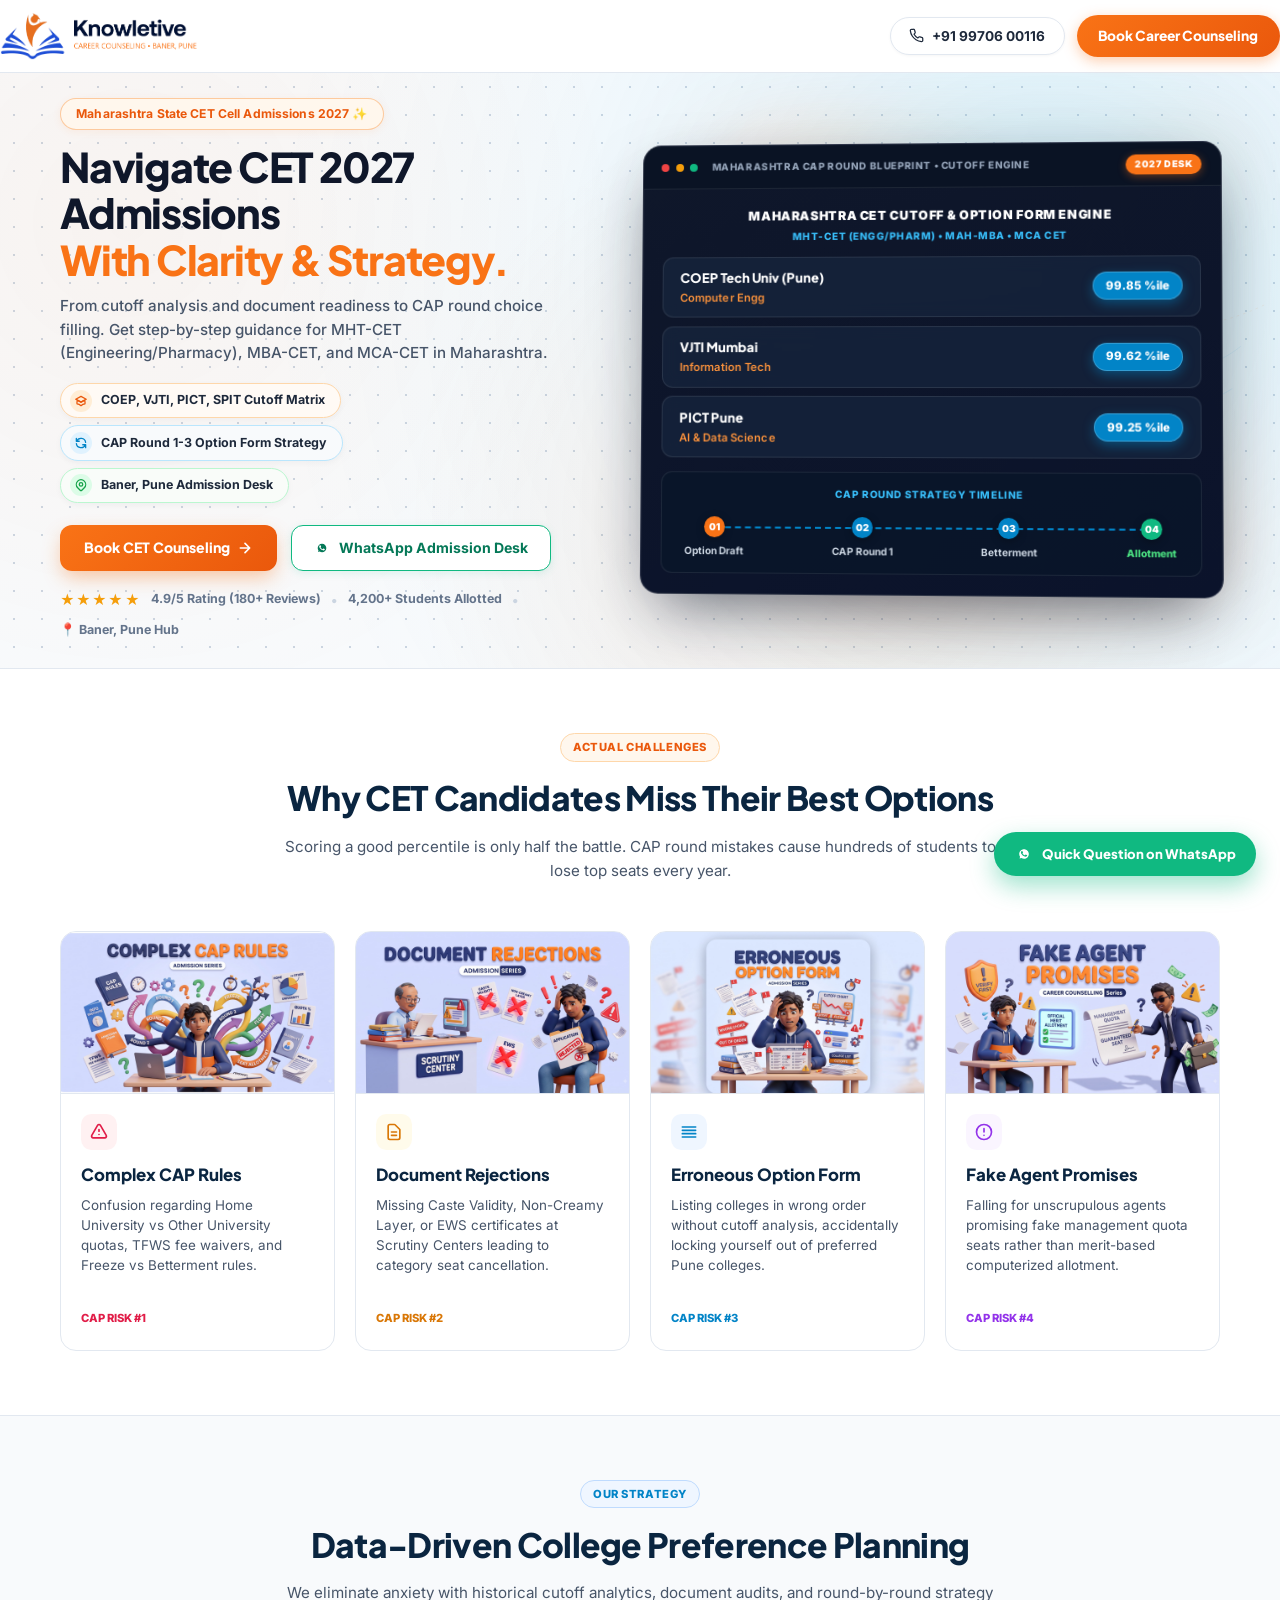
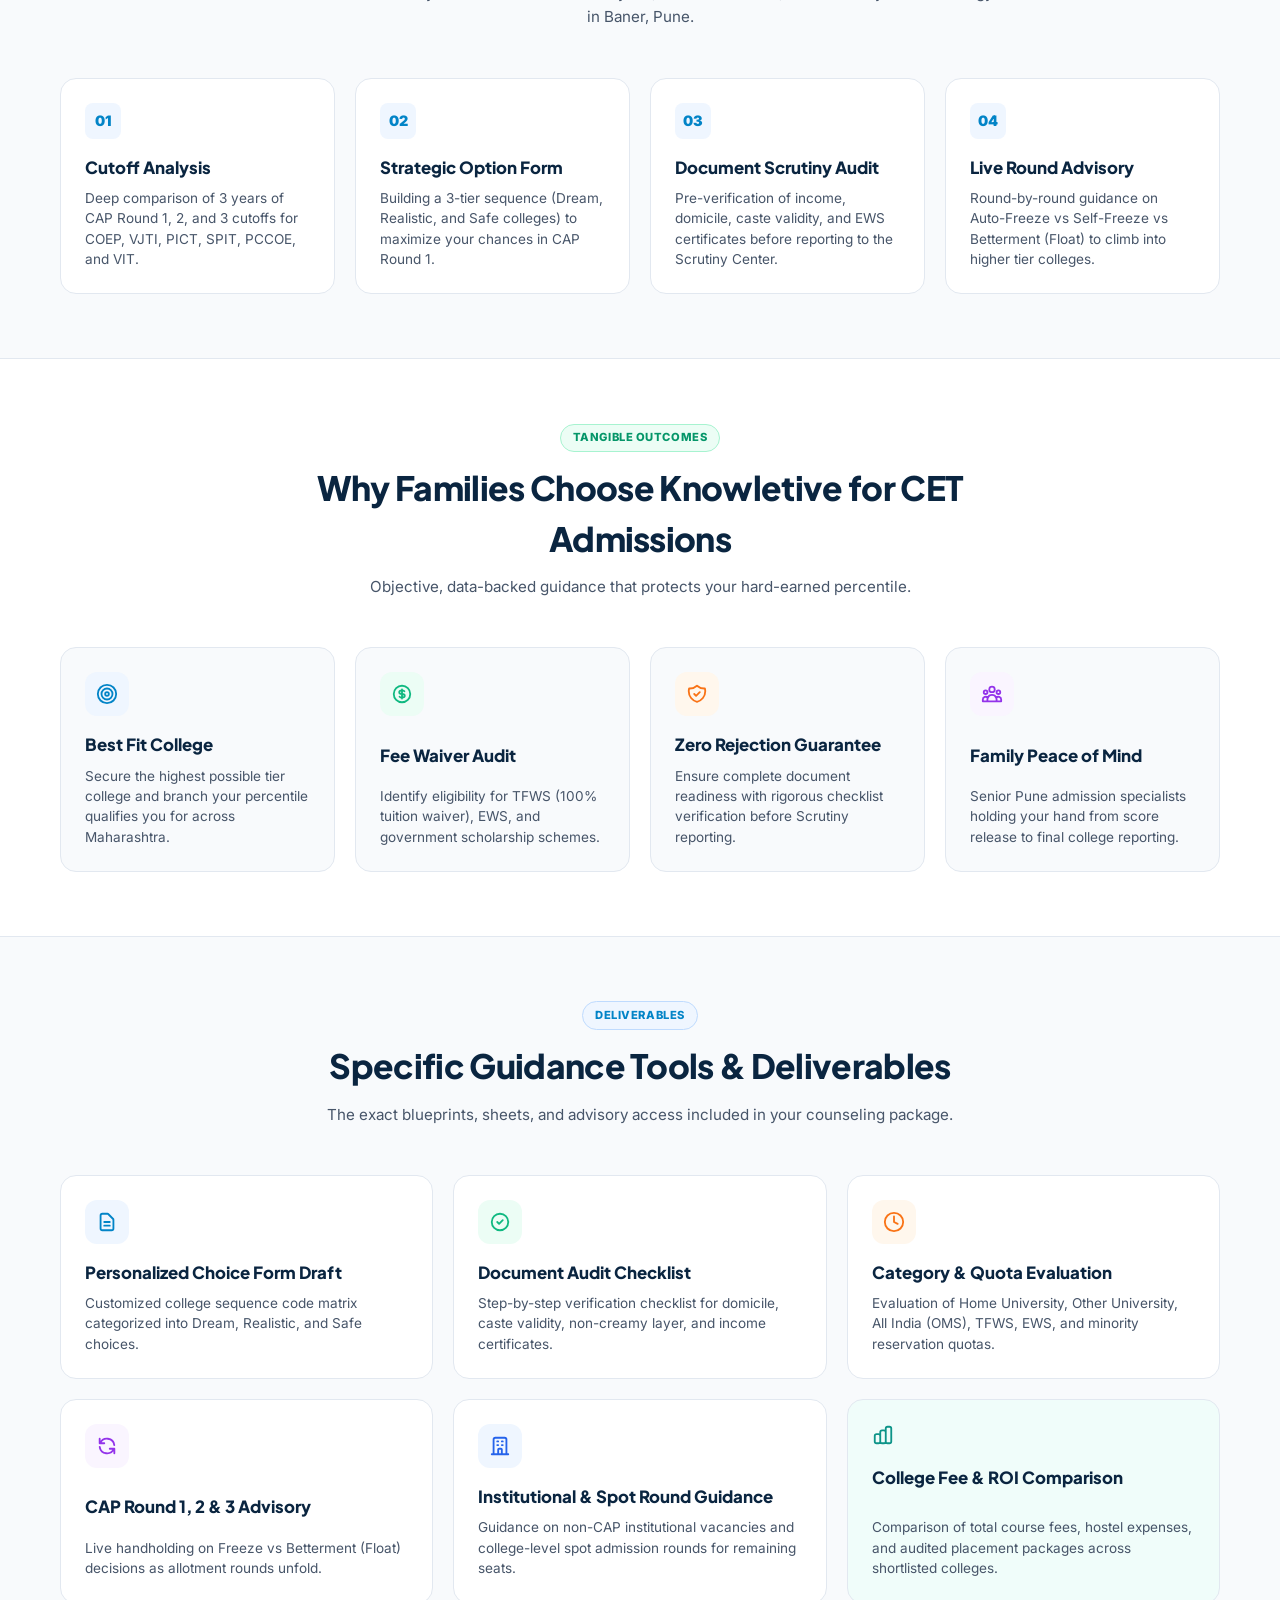
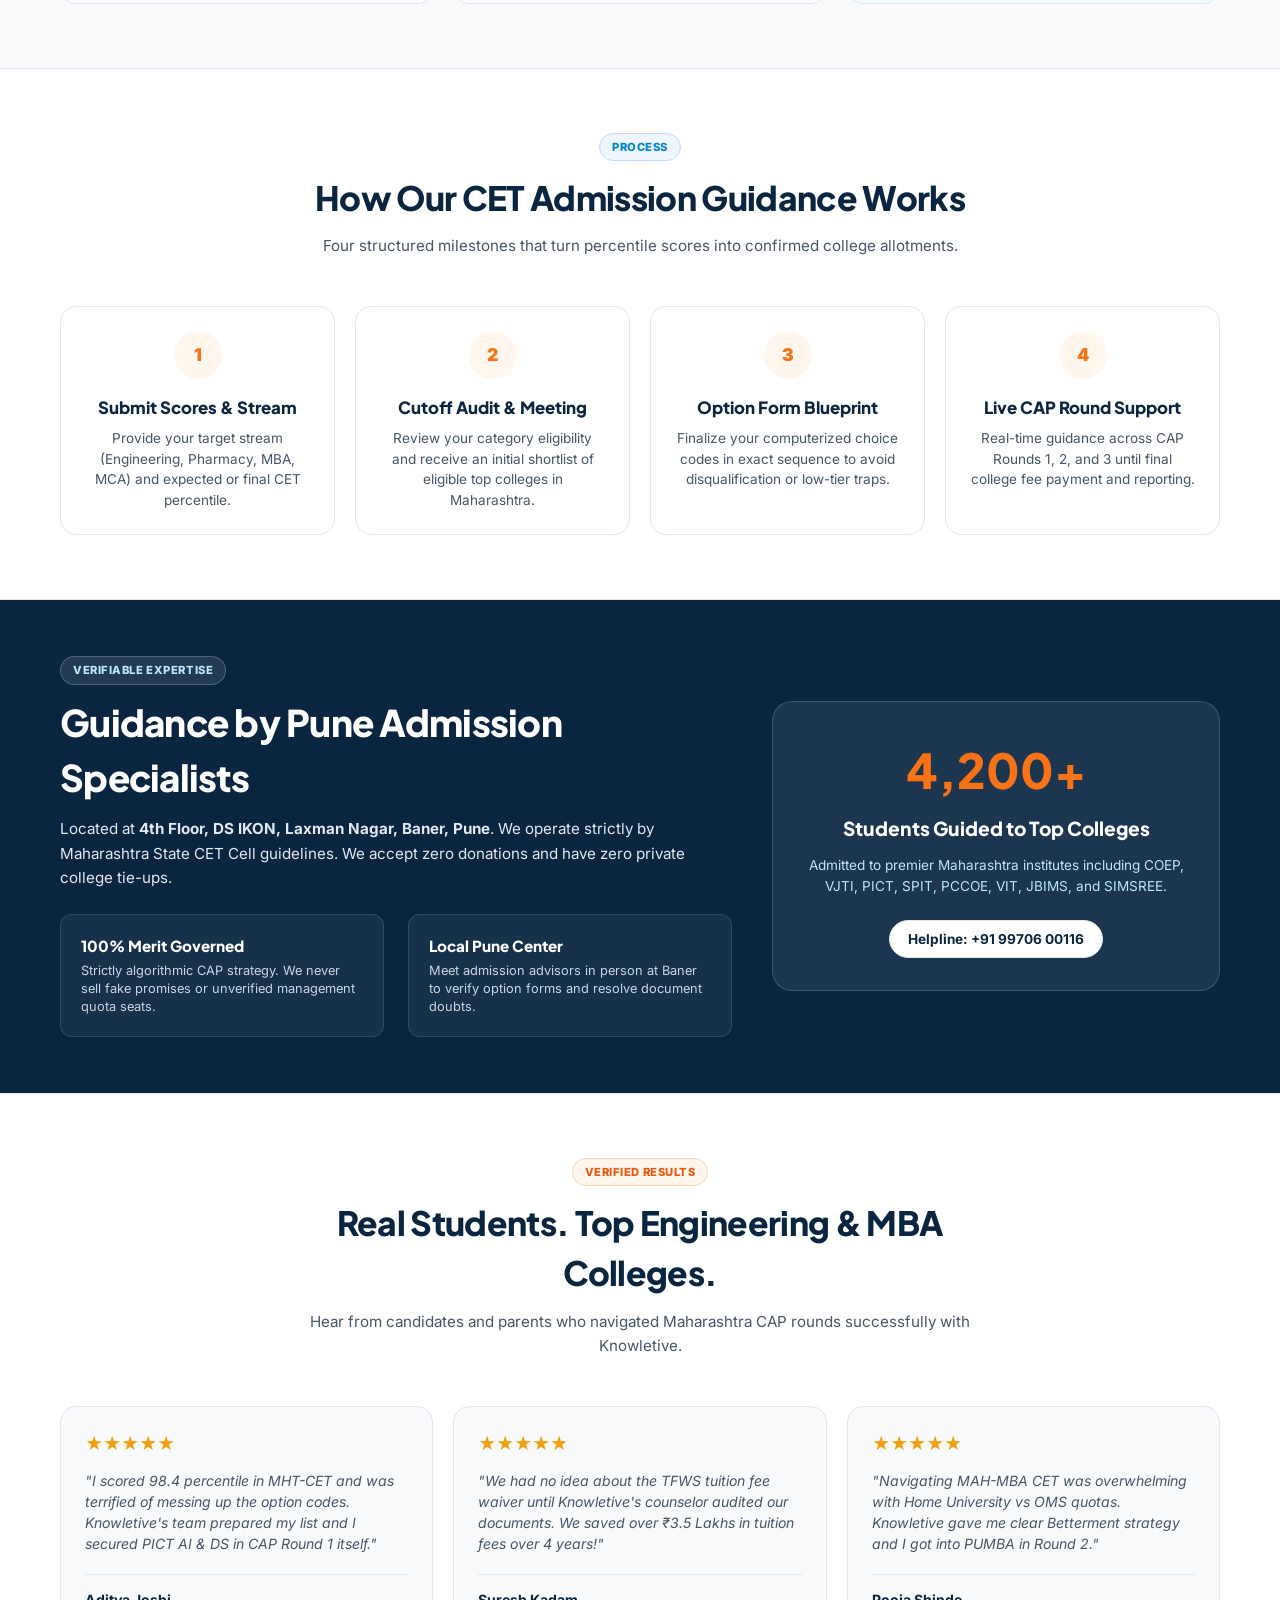
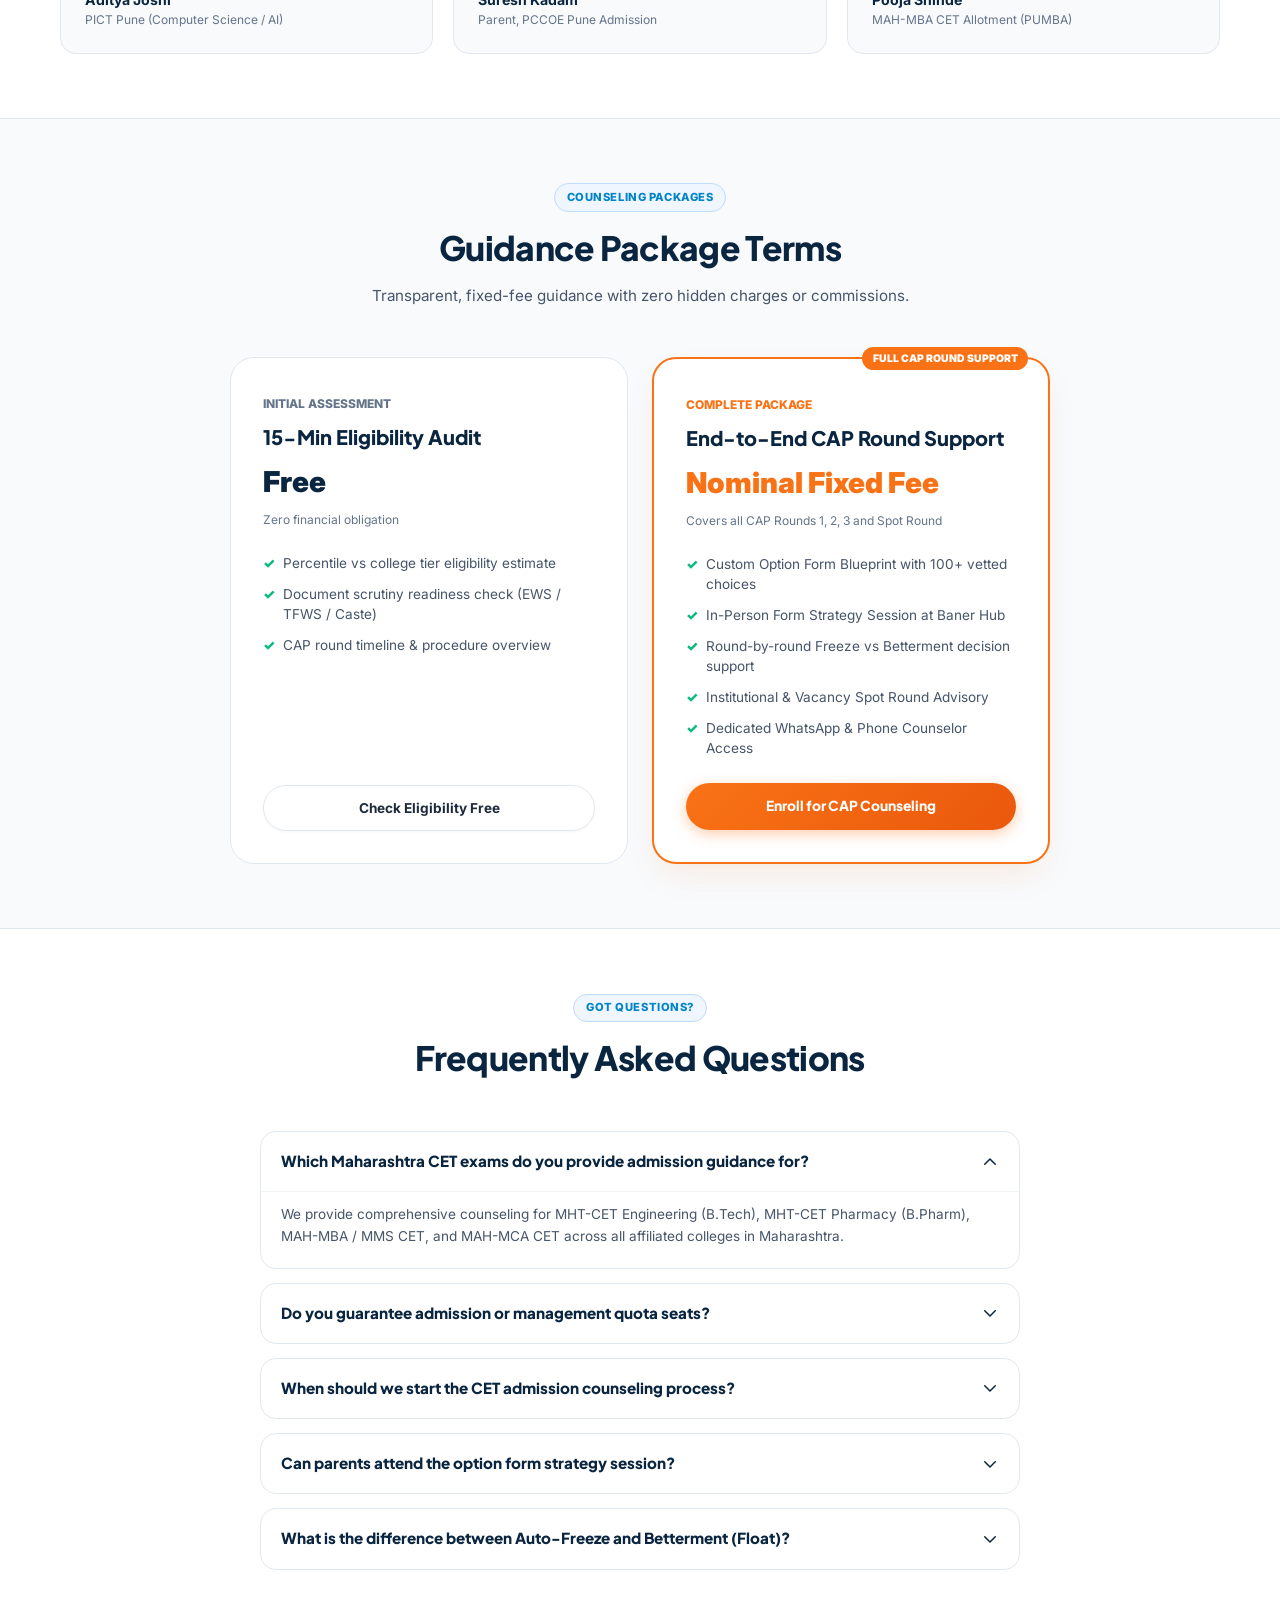
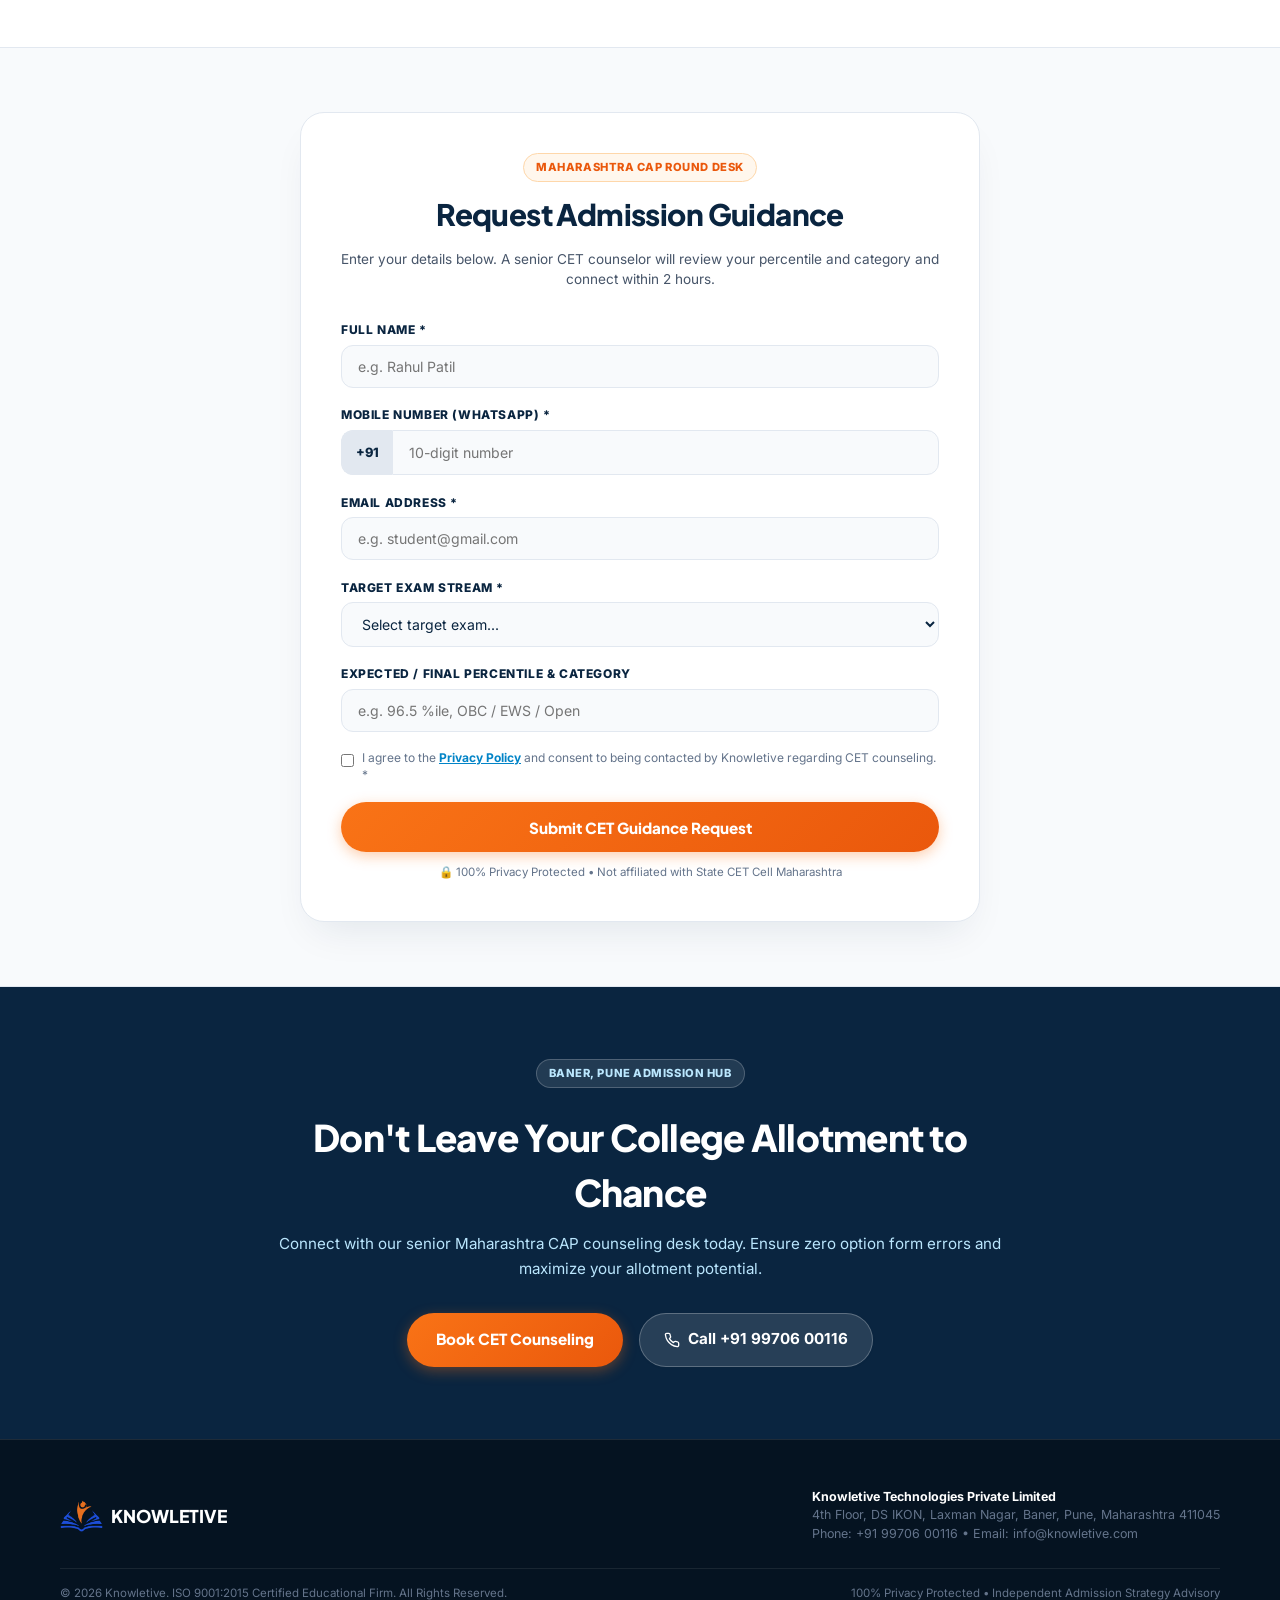
<file: cet-2027-counseling/index.html>
<!DOCTYPE html>
<html lang="en">
<head>
    <meta charset="UTF-8">
    <meta name="viewport" content="width=device-width, initial-scale=1.0">
    <title>CET 2027 Admission Counseling in Pune | MHT-CET &amp; MBA CET Guidance — Knowletive</title>
    <meta name="description" content="Expert Maharashtra CET 2027 admission counseling. College shortlisting, CAP round preference filling, cutoff analysis, and document verification guidance in Pune.">
    <link rel="icon" type="image/png" href="assets/favicon.png">
    
    <link rel="preconnect" href="https://fonts.googleapis.com">
    <link rel="preconnect" href="https://fonts.gstatic.com" crossorigin>
    <link href="https://fonts.googleapis.com/css2?family=Inter:wght@400;500;600;700&family=Plus+Jakarta+Sans:wght@700;800;900&display=swap" rel="stylesheet">

    <style>
        :root {
            --navy: #0A2540;
            --navy-dark: #051321;
            --sky: #0284C7;
            --cyan: #0EA5E9;
            --orange: #F97316;
            --orange-dark: #EA580C;
            --emerald: #10B981;
            --emerald-dark: #059669;
            --bg-page: #F8FAFC;
            --bg-card: #FFFFFF;
            --border: #E2E8F0;
            --text-heading: #0A2540;
            --text-body: #475569;
            --text-muted: #64748B;
        }

        * {
            box-sizing: border-box;
            margin: 0;
            padding: 0;
        }

        html {
            scroll-behavior: smooth;
        }

        body {
            font-family: 'Inter', sans-serif;
            background-color: var(--bg-page);
            color: var(--text-heading);
            line-height: 1.5;
            -webkit-font-smoothing: antialiased;
            padding-bottom: 70px;
        }

        @media (min-width: 769px) {
            body {
                padding-bottom: 0;
            }
        }

        h1, h2, h3, h4, .font-display {
            font-family: 'Plus Jakarta Sans', sans-serif;
        }

        .container {
            width: 100%;
            max-width: 1200px;
            margin: 0 auto;
            padding: 0 1.25rem;
        }

        /* 1. TOP BAR */
        .top-header {
            position: sticky;
            top: 0;
            z-index: 50;
            background: rgba(255, 255, 255, 0.96);
            backdrop-filter: blur(12px);
            -webkit-backdrop-filter: blur(12px);
            border-bottom: 1px solid var(--border);
            padding: 0.75rem 0;
        }
        .header-inner {
            display: flex;
            align-items: center;
            justify-content: space-between;
            gap: 1rem;
        }
        .brand-logo-link {
            display: flex;
            align-items: center;
            gap: 0.65rem;
            text-decoration: none;
        }
        .brand-logo-img {
            height: 48px;
            max-height: 50px;
            width: auto;
            object-fit: contain;
            display: block;
            opacity: 1 !important;
            filter: none !important;
            image-rendering: -webkit-optimize-contrast;
            image-rendering: crisp-edges;
        }
        .brand-title-wrap {
            display: flex;
            flex-direction: column;
        }
        .brand-name {
            font-family: 'Plus Jakarta Sans', sans-serif;
            font-size: 1.2rem;
            font-weight: 900;
            color: var(--navy);
            letter-spacing: -0.02em;
        }
        .brand-tag {
            font-size: 0.65rem;
            font-weight: 800;
            color: var(--orange);
            text-transform: uppercase;
            letter-spacing: 0.05em;
        }
        .header-actions {
            display: flex;
            align-items: center;
            gap: 0.75rem;
        }
        .btn-call {
            display: inline-flex;
            align-items: center;
            gap: 0.5rem;
            padding: 0.5rem 1.15rem;
            border-radius: 9999px;
            background: #FFFFFF;
            border: 1px solid #E2E8F0;
            color: #1E293B;
            font-size: 0.85rem;
            font-weight: 700;
            text-decoration: none;
            box-shadow: 0 1px 3px rgba(0, 0, 0, 0.04);
            transition: all 0.2s ease;
        }
        .btn-call:hover {
            border-color: #CBD5E1;
            background: #F8FAFC;
            color: var(--sky);
        }
        .btn-primary {
            display: inline-flex;
            align-items: center;
            justify-content: center;
            gap: 0.5rem;
            padding: 0.65rem 1.35rem;
            border-radius: 9999px;
            background: linear-gradient(135deg, #F97316 0%, #EA580C 100%);
            color: #FFFFFF;
            font-family: 'Plus Jakarta Sans', sans-serif;
            font-size: 0.86rem;
            font-weight: 800;
            text-decoration: none;
            box-shadow: 0 4px 14px rgba(249, 115, 22, 0.35);
            transition: all 0.2s ease;
            border: none;
            cursor: pointer;
        }
        .btn-primary:hover {
            background: linear-gradient(135deg, #EA580C 0%, #C2410C 100%);
            box-shadow: 0 6px 20px rgba(249, 115, 22, 0.45);
            transform: translateY(-1px);
        }

        /* 2. SECTION 1: HERO SECTION */
        .sec-hero {
            position: relative;
            padding: clamp(1.5rem, 2.8vh, 2.4rem) 0 clamp(1.8rem, 3.2vh, 2.6rem);
            background-color: #F8FAFC;
            background-image: 
                radial-gradient(circle at 82% 35%, rgba(56, 189, 248, 0.16) 0%, rgba(56, 189, 248, 0.03) 45%, transparent 70%),
                radial-gradient(circle at 65% 75%, rgba(249, 115, 22, 0.10) 0%, transparent 45%),
                radial-gradient(circle at 10% 25%, rgba(249, 115, 22, 0.05) 0%, transparent 40%),
                radial-gradient(#CBD5E1 1px, transparent 1px);
            background-size: 100% 100%, 100% 100%, 100% 100%, 28px 28px;
            border-bottom: 1px solid var(--border);
            overflow: hidden;
        }
        .hero-decor-wave {
            position: absolute;
            right: 0%;
            top: 50%;
            transform: translateY(-46%);
            width: 620px;
            height: 440px;
            pointer-events: none;
            opacity: 0.75;
            z-index: 0;
        }
        .hero-grid {
            position: relative;
            z-index: 1;
            display: grid;
            grid-template-columns: 1fr 1.08fr;
            gap: 2.5rem;
            align-items: center;
        }
        @media (max-width: 992px) {
            .hero-grid {
                grid-template-columns: 1fr;
                gap: 2.2rem;
            }
        }
        .pill-badge {
            display: inline-flex;
            align-items: center;
            gap: 0.4rem;
            padding: 0.35rem 0.95rem;
            border-radius: 9999px;
            background: #FFF7ED;
            border: 1px solid rgba(251, 146, 60, 0.45);
            color: #EA580C;
            font-size: 0.76rem;
            font-weight: 700;
            letter-spacing: 0.01em;
            box-shadow: 0 2px 8px rgba(249, 115, 22, 0.08);
            margin-bottom: 0.85rem;
        }
        .hero-title {
            font-size: clamp(2rem, 3.2vw, 2.75rem);
            font-weight: 900;
            line-height: 1.13;
            letter-spacing: -0.03em;
            color: #0F172A;
            margin-bottom: 0.75rem;
        }
        @media (max-width: 640px) {
            .hero-title {
                font-size: 1.95rem;
            }
        }
        .text-orange {
            color: #F97316;
            display: inline-block;
        }
        .hero-desc {
            font-size: 0.95rem;
            color: #475569;
            font-weight: 500;
            line-height: 1.55;
            margin-bottom: 1.15rem;
            max-width: 500px;
        }
        .chips-group {
            display: flex;
            flex-direction: column;
            align-items: flex-start;
            gap: 0.45rem;
            margin-bottom: 1.35rem;
        }
        .chip {
            display: inline-flex;
            align-items: center;
            gap: 0.55rem;
            padding: 0.35rem 0.95rem 0.35rem 0.55rem;
            border-radius: 9999px;
            font-size: 0.78rem;
            font-weight: 700;
            color: #1E293B;
            background: #FFFFFF;
            box-shadow: 0 2px 6px rgba(15, 23, 42, 0.04);
            transition: all 0.25s cubic-bezier(0.16, 1, 0.3, 1);
        }
        .chip:hover {
            transform: translateX(4px);
            box-shadow: 0 6px 14px rgba(15, 23, 42, 0.08);
        }
        .chip-icon-box {
            width: 22px;
            height: 22px;
            border-radius: 50%;
            display: flex;
            align-items: center;
            justify-content: center;
            flex-shrink: 0;
        }
        .chip-orange {
            border: 1px solid #FED7AA;
            background: #FFFAF5;
        }
        .chip-orange .chip-icon-box {
            background: #FFEDD5;
            color: #EA580C;
        }
        .chip-sky {
            border: 1px solid #BAE6FD;
            background: #F8FAFC;
        }
        .chip-sky .chip-icon-box {
            background: #E0F2FE;
            color: #0284C7;
        }
        .chip-emerald {
            border: 1px solid #BBF7D0;
            background: #F9FCF9;
        }
        .chip-emerald .chip-icon-box {
            background: #DCFCE7;
            color: #16A34A;
        }
        .hero-buttons {
            display: flex;
            flex-wrap: wrap;
            gap: 0.85rem;
            margin-bottom: 1.15rem;
        }
        .btn-hero-cta {
            padding: 0.72rem 1.5rem;
            border-radius: 0.75rem;
            font-size: 0.88rem;
            font-weight: 800;
            background: linear-gradient(135deg, #F97316 0%, #EA580C 100%);
            color: #FFFFFF;
            box-shadow: 0 8px 20px -3px rgba(249, 115, 22, 0.42);
            transition: all 0.25s cubic-bezier(0.16, 1, 0.3, 1);
            display: inline-flex;
            align-items: center;
            gap: 0.45rem;
            text-decoration: none;
            border: none;
        }
        .btn-hero-cta:hover {
            transform: translateY(-2px);
            box-shadow: 0 12px 25px -3px rgba(249, 115, 22, 0.52);
            color: #FFFFFF;
        }
        .btn-hero-wa {
            padding: 0.72rem 1.35rem;
            border-radius: 0.75rem;
            font-size: 0.88rem;
            font-weight: 700;
            background: #FFFFFF;
            border: 1.5px solid #10B981;
            color: #047857;
            box-shadow: 0 2px 8px rgba(16, 185, 129, 0.12);
            transition: all 0.25s cubic-bezier(0.16, 1, 0.3, 1);
            display: inline-flex;
            align-items: center;
            gap: 0.5rem;
            text-decoration: none;
        }
        .btn-hero-wa:hover {
            background: #ECFDF5;
            border-color: #059669;
            transform: translateY(-2px);
            box-shadow: 0 6px 16px rgba(16, 185, 129, 0.2);
            color: #047857;
        }
        .hero-trust {
            display: flex;
            flex-wrap: wrap;
            align-items: center;
            gap: 0.65rem;
            font-size: 0.78rem;
            font-weight: 700;
            color: #64748B;
        }
        .trust-stars {
            color: #F59E0B;
            letter-spacing: 0.08em;
            font-size: 0.88rem;
        }
        .trust-sep {
            color: #CBD5E1;
            font-size: 0.85rem;
        }

        /* 3D GLASSMORPHIC HERO MOCKUP CARD */
        .hero-mockup-perspective {
            perspective: 1400px;
            position: relative;
            width: 100%;
        }
        .hero-mockup-glow {
            position: absolute;
            inset: -20px;
            background: radial-gradient(circle at 70% 35%, rgba(56, 189, 248, 0.24) 0%, rgba(249, 115, 22, 0.14) 55%, transparent 75%);
            filter: blur(40px);
            z-index: 0;
            pointer-events: none;
        }
        .window-card {
            position: relative;
            z-index: 1;
            background: linear-gradient(165deg, #0F172A 0%, #0B132B 100%);
            border: 1px solid rgba(255, 255, 255, 0.14);
            border-radius: 1.15rem;
            box-shadow: 
                0 25px 65px -18px rgba(15, 23, 42, 0.65),
                0 0 0 1px rgba(255, 255, 255, 0.08),
                inset 0 1px 1px rgba(255, 255, 255, 0.25);
            transform: rotateY(-3deg) rotateX(1.8deg);
            transition: transform 0.4s cubic-bezier(0.16, 1, 0.3, 1), box-shadow 0.4s ease;
            overflow: hidden;
            color: #FFFFFF;
        }
        @media (max-width: 992px) {
            .window-card {
                transform: none;
            }
        }
        .window-card:hover {
            transform: rotateY(0deg) rotateX(0deg) translateY(-3px);
            box-shadow: 
                0 32px 75px -18px rgba(2, 132, 199, 0.35),
                0 0 0 1px rgba(255, 255, 255, 0.2),
                inset 0 1px 1px rgba(255, 255, 255, 0.35);
        }
        .window-header {
            background: rgba(10, 19, 36, 0.95);
            padding: 0.72rem 1.15rem;
            display: flex;
            align-items: center;
            justify-content: space-between;
            border-bottom: 1px solid rgba(255, 255, 255, 0.08);
        }
        .window-dots {
            display: flex;
            align-items: center;
            gap: 0.4rem;
        }
        .w-dot {
            width: 8px;
            height: 8px;
            border-radius: 50%;
        }
        .window-title {
            font-size: 0.62rem;
            font-weight: 800;
            letter-spacing: 0.06em;
            text-transform: uppercase;
            color: #94A3B8;
            margin-left: 0.5rem;
        }
        .window-badge {
            display: inline-flex;
            align-items: center;
            background: #F97316;
            color: #FFFFFF;
            font-size: 0.58rem;
            font-weight: 900;
            padding: 0.2rem 0.55rem;
            border-radius: 9999px;
            text-transform: uppercase;
            letter-spacing: 0.05em;
            box-shadow: 0 2px 8px rgba(249, 115, 22, 0.4);
        }
        .window-body {
            background: transparent;
            padding: 1.15rem 1.25rem 1.25rem;
            display: flex;
            flex-direction: column;
            gap: 0.75rem;
        }
        .mockup-header-box {
            text-align: center;
            margin-bottom: 0.05rem;
        }
        .mockup-main-title {
            font-size: 0.78rem;
            font-weight: 900;
            letter-spacing: 0.05em;
            color: #FFFFFF;
            text-transform: uppercase;
            margin-bottom: 0.2rem;
        }
        .mockup-sub-tag {
            font-size: 0.63rem;
            font-weight: 800;
            letter-spacing: 0.05em;
            color: #38BDF8;
            text-transform: uppercase;
        }
        .cutoff-list {
            display: flex;
            flex-direction: column;
            gap: 0.55rem;
        }
        .cutoff-card {
            background: rgba(22, 36, 61, 0.75);
            border: 1px solid rgba(255, 255, 255, 0.09);
            border-radius: 0.7rem;
            padding: 0.65rem 1.05rem;
            display: flex;
            align-items: center;
            justify-content: space-between;
            backdrop-filter: blur(8px);
            transition: all 0.25s cubic-bezier(0.16, 1, 0.3, 1);
        }
        .cutoff-card:hover {
            background: rgba(28, 48, 82, 0.9);
            border-color: rgba(56, 189, 248, 0.35);
            transform: translateX(3px);
        }
        .cutoff-meta h4 {
            font-size: 0.82rem;
            font-weight: 800;
            color: #FFFFFF;
            margin-bottom: 0.15rem;
        }
        .cutoff-meta p {
            font-size: 0.7rem;
            font-weight: 600;
            color: #FB923C;
            letter-spacing: 0.01em;
            margin: 0;
        }
        .cutoff-badge {
            background: #0284C7;
            color: #FFFFFF;
            font-size: 0.72rem;
            font-weight: 800;
            padding: 0.28rem 0.75rem;
            border-radius: 9999px;
            box-shadow: 0 4px 12px rgba(2, 132, 199, 0.45);
            border: 1px solid rgba(255, 255, 255, 0.2);
            white-space: nowrap;
        }
        .cap-timeline-box {
            background: rgba(10, 22, 42, 0.85);
            border: 1px solid rgba(255, 255, 255, 0.08);
            border-radius: 0.7rem;
            padding: 0.85rem 0.95rem 0.85rem;
            margin-top: 0.15rem;
        }
        .cap-timeline-title {
            font-size: 0.63rem;
            font-weight: 800;
            letter-spacing: 0.06em;
            color: #38BDF8;
            text-align: center;
            text-transform: uppercase;
            margin-bottom: 0.95rem;
        }
        .cap-track {
            position: relative;
            display: flex;
            align-items: flex-start;
            justify-content: space-between;
            padding: 0 0.5rem;
        }
        .cap-track-line {
            position: absolute;
            top: 10px;
            left: 1.8rem;
            right: 1.8rem;
            height: 2px;
            border-top: 2px dashed #0284C7;
            z-index: 1;
        }
        .cap-step-item {
            position: relative;
            z-index: 2;
            display: flex;
            flex-direction: column;
            align-items: center;
            gap: 0.35rem;
            text-align: center;
        }
        .cap-circle {
            width: 21px;
            height: 21px;
            border-radius: 50%;
            display: flex;
            align-items: center;
            justify-content: center;
            font-size: 0.6rem;
            font-weight: 900;
            color: #FFFFFF;
            box-shadow: 0 2px 8px rgba(0, 0, 0, 0.3);
        }
        .cap-label {
            font-size: 0.63rem;
            font-weight: 700;
            color: #CBD5E1;
            white-space: nowrap;
        }
        .cap-step-item:last-child .cap-label {
            color: #4ADE80;
            font-weight: 800;
        }

        /* 3. COMMON SECTION STYLING */
        .sec-padding {
            padding: 4rem 0;
            border-bottom: 1px solid var(--border);
        }
        .sec-bg-white {
            background: #FFFFFF;
        }
        .sec-bg-slate {
            background: #F8FAFC;
        }
        .sec-header {
            text-align: center;
            max-width: 720px;
            margin: 0 auto 3rem;
        }
        .sec-tag {
            display: inline-block;
            padding: 0.3rem 0.75rem;
            border-radius: 9999px;
            font-size: 0.7rem;
            font-weight: 800;
            text-transform: uppercase;
            letter-spacing: 0.05em;
            margin-bottom: 0.65rem;
            background: #EFF6FF;
            color: var(--sky);
            border: 1px solid #BFDBFE;
        }
        .sec-tag.orange {
            background: #FFF7ED;
            color: var(--orange-dark);
            border-color: #FED7AA;
        }
        .sec-tag.emerald {
            background: #ECFDF5;
            color: var(--emerald-dark);
            border-color: #A7F3D0;
        }
        .sec-title {
            font-size: 2.1rem;
            font-weight: 900;
            color: var(--navy);
            letter-spacing: -0.02em;
            margin-bottom: 0.75rem;
        }
        .sec-subtitle {
            font-size: 0.95rem;
            color: var(--text-body);
            line-height: 1.6;
        }

        /* 4. CARDS GRID */
        .grid-4 {
            display: grid;
            grid-template-columns: repeat(4, 1fr);
            gap: 1.25rem;
        }
        .grid-3 {
            display: grid;
            grid-template-columns: repeat(3, 1fr);
            gap: 1.25rem;
        }
        .grid-2 {
            display: grid;
            grid-template-columns: repeat(2, 1fr);
            gap: 1.5rem;
        }
        @media (max-width: 992px) {
            .grid-4 { grid-template-columns: repeat(2, 1fr); }
            .grid-3 { grid-template-columns: 1fr; }
        }
        @media (max-width: 640px) {
            .grid-4 { grid-template-columns: 1fr; }
            .grid-2 { grid-template-columns: 1fr; }
        }

        .card-box {
            background: #FFFFFF;
            border: 1px solid var(--border);
            border-radius: 1rem;
            padding: 1.5rem;
            display: flex;
            flex-direction: column;
            justify-content: space-between;
            transition: transform 0.2s, box-shadow 0.2s;
        }
        .card-box:hover {
            transform: translateY(-3px);
            box-shadow: 0 12px 24px -6px rgba(10, 37, 64, 0.08);
        }

        /* Problem Section Cards - Full bleed edge-to-edge illustrations */
        #sec-problem .card-box {
            padding: 0;
            overflow: hidden;
            display: flex;
            flex-direction: column;
            justify-content: space-between;
            transition: transform 0.25s cubic-bezier(0.16, 1, 0.3, 1), box-shadow 0.25s cubic-bezier(0.16, 1, 0.3, 1);
        }
        #sec-problem .card-box:hover {
            transform: translateY(-4px);
            box-shadow: 0 16px 32px -8px rgba(10, 37, 64, 0.12);
        }
        #sec-problem .card-image-wrap {
            width: 100%;
            aspect-ratio: 16 / 9.5;
            background: #F1F5F9;
            border-radius: 0;
            border: none;
            border-bottom: 1px solid var(--border);
            margin-bottom: 0;
            overflow: hidden;
        }
        #sec-problem .card-problem-img {
            width: 100%;
            height: 100%;
            object-fit: cover;
            object-position: center;
            display: block;
            border-radius: 0;
            transition: transform 0.35s ease;
        }
        #sec-problem .card-box:hover .card-problem-img {
            transform: scale(1.05);
        }
        #sec-problem .card-body-content {
            padding: 1.25rem 1.25rem 1.45rem;
            display: flex;
            flex-direction: column;
            flex-grow: 1;
            justify-content: space-between;
        }
        #sec-problem .card-icon-wrap {
            width: 36px;
            height: 36px;
            border-radius: 0.65rem;
            margin-bottom: 0.75rem;
        }
        #sec-problem .card-title {
            font-size: 1.05rem;
            margin-bottom: 0.45rem;
        }
        #sec-problem .card-desc {
            font-size: 0.84rem;
            line-height: 1.5;
            margin-bottom: 1.15rem;
        }

        .card-image-wrap {
            width: 100%;
            aspect-ratio: 16 / 9;
            background: #F8FAFC;
            border-radius: 0.75rem;
            overflow: hidden;
            display: flex;
            align-items: center;
            justify-content: center;
            margin-bottom: 1.15rem;
            border: 1px solid var(--border);
        }
        .card-problem-img {
            width: 100%;
            height: 100%;
            object-fit: cover;
            object-position: center;
            display: block;
            border-radius: 0.75rem;
            transition: transform 0.25s ease;
        }
        .card-box:hover .card-problem-img {
            transform: scale(1.03);
        }
        .card-icon-wrap {
            width: 44px;
            height: 44px;
            border-radius: 0.75rem;
            display: flex;
            align-items: center;
            justify-content: center;
            margin-bottom: 1rem;
            background: #EFF6FF;
            color: var(--sky);
        }
        .card-num {
            width: 36px;
            height: 36px;
            border-radius: 0.5rem;
            background: #EFF6FF;
            color: var(--sky);
            display: flex;
            align-items: center;
            justify-content: center;
            font-weight: 900;
            font-size: 0.9rem;
            margin-bottom: 1rem;
        }
        .card-title {
            font-size: 1.05rem;
            font-weight: 900;
            color: var(--navy);
            margin-bottom: 0.5rem;
        }
        .card-desc {
            font-size: 0.85rem;
            color: var(--text-body);
            line-height: 1.5;
        }
        .card-footer-tag {
            margin-top: 1rem;
            font-size: 0.7rem;
            font-weight: 800;
            text-transform: uppercase;
        }

        /* 5. STEP PROCESS */
        .step-card {
            background: #FFFFFF;
            border: 1px solid var(--border);
            border-radius: 1rem;
            padding: 1.5rem;
            text-align: center;
        }
        .step-circle {
            width: 48px;
            height: 48px;
            border-radius: 50%;
            background: #FFF7ED;
            color: var(--orange);
            font-size: 1.1rem;
            font-weight: 900;
            display: flex;
            align-items: center;
            justify-content: center;
            margin: 0 auto 1rem;
        }

        /* 6. WHY KNOWLETIVE BANNER */
        .why-knowletive-box {
            background: var(--navy);
            color: #FFFFFF;
            padding: 3.5rem 0;
            border-bottom: 1px solid var(--border);
        }
        .why-grid {
            display: grid;
            grid-template-columns: 1.2fr 0.8fr;
            gap: 2.5rem;
            align-items: center;
        }
        @media (max-width: 900px) {
            .why-grid {
                grid-template-columns: 1fr;
            }
        }
        .why-card {
            background: rgba(255, 255, 255, 0.08);
            border: 1px solid rgba(255, 255, 255, 0.15);
            border-radius: 1.25rem;
            padding: 2rem;
            text-align: center;
        }

        /* 7. PRICING CARDS */
        .price-card {
            background: #FFFFFF;
            border: 1px solid var(--border);
            border-radius: 1.5rem;
            padding: 2rem;
            display: flex;
            flex-direction: column;
            justify-content: space-between;
        }
        .price-card.featured {
            border: 2px solid var(--orange);
            box-shadow: 0 15px 35px -10px rgba(249, 115, 22, 0.15);
            position: relative;
        }
        .price-badge-top {
            position: absolute;
            top: -12px;
            right: 20px;
            background: var(--orange);
            color: #FFFFFF;
            font-size: 0.65rem;
            font-weight: 900;
            padding: 0.25rem 0.65rem;
            border-radius: 9999px;
            text-transform: uppercase;
        }
        .price-val {
            font-size: 1.8rem;
            font-weight: 900;
            color: var(--navy);
            margin: 0.5rem 0;
        }
        .price-list {
            list-style: none;
            margin: 1.5rem 0;
        }
        .price-list li {
            display: flex;
            align-items: flex-start;
            gap: 0.5rem;
            font-size: 0.85rem;
            color: var(--text-body);
            margin-bottom: 0.65rem;
        }

        /* 8. NATIVE HTML FAQ ACCORDIONS (ZERO JS) */
        .faq-item {
            background: #FFFFFF;
            border: 1px solid var(--border);
            border-radius: 1rem;
            margin-bottom: 0.85rem;
            overflow: hidden;
        }
        .faq-summary {
            padding: 1.15rem 1.25rem;
            font-family: 'Plus Jakarta Sans', sans-serif;
            font-size: 0.95rem;
            font-weight: 800;
            color: var(--navy);
            cursor: pointer;
            list-style: none;
            display: flex;
            align-items: center;
            justify-content: space-between;
        }
        .faq-summary::-webkit-details-marker {
            display: none;
        }
        .faq-summary svg {
            transition: transform 0.2s ease;
            flex-shrink: 0;
        }
        details[open] .faq-summary svg {
            transform: rotate(180deg);
        }
        .faq-content {
            padding: 0 1.25rem 1.25rem;
            font-size: 0.85rem;
            color: var(--text-body);
            line-height: 1.6;
            border-top: 1px solid #F1F5F9;
            padding-top: 0.75rem;
        }

        /* 9. LEAD FORM SECTION */
        .form-card-main {
            background: #FFFFFF;
            border: 1px solid var(--border);
            border-radius: 1.5rem;
            box-shadow: 0 20px 40px -15px rgba(10, 37, 64, 0.1);
            padding: 2.5rem;
            max-width: 680px;
            margin: 0 auto;
        }
        .form-group {
            margin-bottom: 1.15rem;
        }
        .form-label {
            display: block;
            font-size: 0.75rem;
            font-weight: 800;
            text-transform: uppercase;
            letter-spacing: 0.05em;
            color: var(--slate-700);
            margin-bottom: 0.35rem;
        }
        .form-input, .form-select, .form-textarea {
            width: 100%;
            padding: 0.75rem 1rem;
            border-radius: 0.75rem;
            border: 1px solid var(--border);
            background: #F8FAFC;
            font-family: inherit;
            font-size: 0.88rem;
            color: var(--text-heading);
            outline: none;
        }
        .form-input:focus, .form-select:focus, .form-textarea:focus {
            border-color: var(--sky);
            background: #FFFFFF;
        }
        .phone-input-wrap {
            display: flex;
        }
        .phone-prefix {
            padding: 0.75rem 0.85rem;
            background: #E2E8F0;
            border: 1px solid var(--border);
            border-right: none;
            border-radius: 0.75rem 0 0 0.75rem;
            font-size: 0.8rem;
            font-weight: 800;
            color: var(--slate-700);
        }
        .phone-field {
            border-radius: 0 0.75rem 0.75rem 0;
        }

        /* 10. FINAL CTA */
        .final-cta-box {
            background: var(--navy);
            color: #FFFFFF;
            padding: 4.5rem 0;
            text-align: center;
        }

        /* 11. FOOTER */
        .footer {
            background: var(--navy-dark);
            color: var(--text-muted);
            padding: 3rem 0 2rem;
            font-size: 0.78rem;
            border-top: 1px solid rgba(255, 255, 255, 0.1);
        }
        .footer-inner {
            display: flex;
            flex-direction: column;
            gap: 1.5rem;
        }
        .footer-top {
            display: flex;
            align-items: center;
            justify-content: space-between;
            flex-wrap: wrap;
            gap: 1rem;
        }

        /* 12. FLOATING & STICKY PURE CSS ELEMENTS */
        .floating-whatsapp {
            position: fixed;
            bottom: 24px;
            right: 24px;
            z-index: 40;
            display: inline-flex;
            align-items: center;
            gap: 0.5rem;
            padding: 0.75rem 1.25rem;
            border-radius: 9999px;
            background: #10B981;
            color: #FFFFFF;
            font-family: 'Plus Jakarta Sans', sans-serif;
            font-size: 0.82rem;
            font-weight: 800;
            text-decoration: none;
            box-shadow: 0 10px 25px rgba(16, 185, 129, 0.4);
            transition: transform 0.2s;
        }
        .floating-whatsapp:hover {
            transform: scale(1.05);
            background: #059669;
        }
        @media (max-width: 768px) {
            .floating-whatsapp {
                bottom: 80px;
                right: 16px;
                padding: 0.65rem;
                border-radius: 50%;
                width: 48px;
                height: 48px;
                justify-content: center;
            }
            .floating-whatsapp span {
                display: none;
            }
        }

        .sticky-mobile-bar {
            display: none;
        }
        @media (max-width: 768px) {
            .sticky-mobile-bar {
                display: flex;
                position: fixed;
                bottom: 0;
                left: 0;
                right: 0;
                z-index: 45;
                background: #FFFFFF;
                border-top: 1px solid var(--border);
                padding: 0.6rem 1rem;
                gap: 0.5rem;
                box-shadow: 0 -4px 12px rgba(0,0,0,0.05);
            }
            .sticky-mobile-bar a {
                flex: 1;
                text-align: center;
                padding: 0.65rem 0.5rem;
                border-radius: 0.65rem;
                font-family: 'Plus Jakarta Sans', sans-serif;
                font-size: 0.78rem;
                font-weight: 800;
                text-decoration: none;
            }
            .btn-mobile-call {
                background: #F1F5F9;
                color: var(--navy);
                border: 1px solid var(--border);
            }
            .btn-mobile-book {
                background: var(--orange);
                color: #FFFFFF;
            }
        }
    </style>
</head>
<body>

    <!-- ===================================================================== -->
    <!-- TOP HEADER BAR                                                        -->
    <!-- ===================================================================== -->
        <!-- Global Header -->
    <header class="top-header">
        <div class="header-inner">
            <a href="#sec-hero" class="brand-logo-link" aria-label="Knowletive Career Counseling">
                <img src="assets/knowletive-logo-counseling-large.png" alt="Knowletive Career Counseling • Baner, Pune" class="brand-logo-img">
            </a>
            <div class="header-actions">
                <a href="tel:+919970600116" class="btn-call">
                    <svg width="15" height="15" fill="none" stroke="currentColor" stroke-width="2" viewBox="0 0 24 24"><path stroke-linecap="round" stroke-linejoin="round" d="M22 16.92v3a2 2 0 01-2.18 2 19.79 19.79 0 01-8.63-3.07 19.5 19.5 0 01-6-6 19.79 19.79 0 01-3.07-8.67A2 2 0 014.11 2h3a2 2 0 012 1.72c.127.96.361 1.903.7 2.81a2 2 0 01-.45 2.11L8.09 9.91a16 16 0 006 6l1.27-1.27a2 2 0 012.11-.45c.907.339 1.85.573 2.81.7A2 2 0 0122 16.92z"/></svg>
                    <span>+91 99706 00116</span>
                </a>
                <a href="#sec-lead-form" class="btn-primary">
                    Book Career Counseling
                </a>
            </div>
        </div>
    </header>

    <!-- ===================================================================== -->
    <!-- SECTION 1: HERO SECTION                                               -->
    <!-- ===================================================================== -->
    <section id="sec-hero" class="sec-hero">
        <!-- Ambient decorative wave illustration behind card -->
        <svg class="hero-decor-wave" viewBox="0 0 720 520" fill="none" xmlns="http://www.w3.org/2000/svg">
            <path d="M50 480C140 440 210 490 320 450C430 410 490 440 600 370" stroke="rgba(56, 189, 248, 0.22)" stroke-width="1.5" stroke-dasharray="4 6"/>
            <path d="M80 430C190 380 270 430 380 390C490 350 540 370 650 310" stroke="rgba(249, 115, 22, 0.18)" stroke-width="1.5"/>
            <path d="M120 380C230 330 320 370 430 330C540 290 590 310 670 260" stroke="rgba(56, 189, 248, 0.15)" stroke-width="1.2"/>
            <path d="M180 320C280 280 370 310 480 270C590 230 630 250 680 210" stroke="rgba(14, 165, 233, 0.12)" stroke-width="1"/>
            <path d="M240 270C340 230 420 260 520 220C620 180 650 190 710 160" stroke="rgba(249, 115, 22, 0.12)" stroke-width="1" stroke-dasharray="3 5"/>
        </svg>

        <div class="container hero-grid">
            
            <!-- Left Hero Content -->
            <div>
                <div class="pill-badge">
                    <span>Maharashtra State CET Cell Admissions 2027 ✨</span>
                </div>
                <h1 class="hero-title">
                    Navigate CET 2027<br>
                    Admissions<br>
                    <span class="text-orange">With Clarity &amp; Strategy.</span>
                </h1>
                <p class="hero-desc">
                    From cutoff analysis and document readiness to CAP round choice filling. Get step-by-step guidance for MHT-CET (Engineering/Pharmacy), MBA-CET, and MCA-CET in Maharashtra.
                </p>

                <div class="chips-group">
                    <span class="chip chip-orange">
                        <span class="chip-icon-box">
                            <svg width="14" height="14" fill="none" stroke="currentColor" stroke-width="2.2" viewBox="0 0 24 24"><path stroke-linecap="round" stroke-linejoin="round" d="M12 14l9-5-9-5-9 5 9 5z"/><path stroke-linecap="round" stroke-linejoin="round" d="M12 14l6.16-3.422a12.083 12.083 0 01.665 6.479A11.952 11.952 0 0012 20.055a11.952 11.952 0 00-6.824-2.998 12.078 12.078 0 01.665-6.479L12 14z"/></svg>
                        </span>
                        <span>COEP, VJTI, PICT, SPIT Cutoff Matrix</span>
                    </span>
                    <span class="chip chip-sky">
                        <span class="chip-icon-box">
                            <svg width="14" height="14" fill="none" stroke="currentColor" stroke-width="2.2" viewBox="0 0 24 24"><path stroke-linecap="round" stroke-linejoin="round" d="M4 4v5h.582m15.356 2A8.001 8.001 0 004.582 9m0 0H9m11 11v-5h-.581m0 0a8.003 8.003 0 01-15.357-2m15.357 2H15"/></svg>
                        </span>
                        <span>CAP Round 1-3 Option Form Strategy</span>
                    </span>
                    <span class="chip chip-emerald">
                        <span class="chip-icon-box">
                            <svg width="14" height="14" fill="none" stroke="currentColor" stroke-width="2.2" viewBox="0 0 24 24"><path stroke-linecap="round" stroke-linejoin="round" d="M17.657 16.657L13.414 20.9a1.998 1.998 0 01-2.827 0l-4.244-4.243a8 8 0 1111.314 0z"/><path stroke-linecap="round" stroke-linejoin="round" d="M15 11a3 3 0 11-6 0 3 3 0 016 0z"/></svg>
                        </span>
                        <span>Baner, Pune Admission Desk</span>
                    </span>
                </div>

                <div class="hero-buttons">
                    <a href="#sec-lead-form" class="btn-primary btn-hero-cta">
                        <span>Book CET Counseling</span>
                        <svg width="16" height="16" fill="none" stroke="currentColor" stroke-width="2.5" viewBox="0 0 24 24"><path stroke-linecap="round" stroke-linejoin="round" d="M5 12h14M12 5l7 7-7 7"/></svg>
                    </a>
                    <a href="https://wa.me/919970600116?text=Hi%20Knowletive%2C%20I%20have%20questions%20regarding%20CET%202027%20Admission%20Counseling." target="_blank" rel="noopener noreferrer" class="btn-hero-wa">
                        <svg width="18" height="18" fill="currentColor" viewBox="0 0 24 24"><path d="M12.031 6.172c-3.181 0-5.767 2.586-5.768 5.766-.001 1.298.38 2.27 1.019 3.287l-.582 2.128 2.182-.573c.978.58 1.911.928 3.145.929 3.178 0 5.767-2.587 5.768-5.766.001-3.187-2.575-5.77-5.764-5.771zm3.392 8.244c-.144.405-.837.774-1.17.824-.312.045-.698.077-2.124-.515-1.826-.757-3.003-2.613-3.094-2.736-.091-.123-.746-.992-.746-1.893 0-.901.472-1.343.64-1.525.168-.182.368-.228.49-.228.123 0 .245.002.353.007.113.005.265-.043.415.317.154.368.524 1.277.57 1.369.046.091.077.199.015.321-.061.123-.092.199-.184.307-.092.108-.194.24-.277.322-.092.091-.188.19-.081.373.107.183.477.788 1.025 1.275.706.628 1.302.822 1.486.914.184.091.292.077.4-.047.108-.123.461-.537.584-.72.123-.184.246-.153.415-.091.169.061 1.074.507 1.258.599.184.092.307.138.353.215.046.077.046.446-.098.851z"/></svg>
                        <span>WhatsApp Admission Desk</span>
                    </a>
                </div>

                <div class="hero-trust">
                    <span class="trust-stars">★★★★★</span>
                    <span><strong>4.9/5 Rating</strong> (180+ Reviews)</span>
                    <span class="trust-sep">&bull;</span>
                    <span>4,200+ Students Allotted</span>
                    <span class="trust-sep">&bull;</span>
                    <span>📍 Baner, Pune Hub</span>
                </div>
            </div>

            <!-- Right Visual Poster Window Card -->
            <div class="hero-mockup-perspective">
                <div class="hero-mockup-glow"></div>
                <div class="window-card">
                    <div class="window-header">
                        <div class="window-dots">
                            <span class="w-dot" style="background: #EF4444;"></span>
                            <span class="w-dot" style="background: #F59E0B;"></span>
                            <span class="w-dot" style="background: #10B981;"></span>
                            <span class="window-title">MAHARASHTRA CAP ROUND BLUEPRINT &bull; CUTOFF ENGINE</span>
                        </div>
                        <span class="window-badge">2027 DESK</span>
                    </div>

                    <div class="window-body">
                        <!-- Subheader -->
                        <div class="mockup-header-box">
                            <div class="mockup-main-title">MAHARASHTRA CET CUTOFF &amp; OPTION FORM ENGINE</div>
                            <div class="mockup-sub-tag">MHT-CET (ENGG/PHARM) &bull; MAH-MBA &bull; MCA CET</div>
                        </div>

                        <!-- College Rows -->
                        <div class="cutoff-list">
                            <div class="cutoff-card">
                                <div class="cutoff-meta">
                                    <h4>COEP Tech Univ (Pune)</h4>
                                    <p>Computer Engg</p>
                                </div>
                                <div class="cutoff-badge">99.85 %ile</div>
                            </div>

                            <div class="cutoff-card">
                                <div class="cutoff-meta">
                                    <h4>VJTI Mumbai</h4>
                                    <p>Information Tech</p>
                                </div>
                                <div class="cutoff-badge">99.62 %ile</div>
                            </div>

                            <div class="cutoff-card">
                                <div class="cutoff-meta">
                                    <h4>PICT Pune</h4>
                                    <p>AI &amp; Data Science</p>
                                </div>
                                <div class="cutoff-badge">99.25 %ile</div>
                            </div>
                        </div>

                        <!-- CAP Process Tracker Footer -->
                        <div class="cap-timeline-box">
                            <div class="cap-timeline-title">CAP ROUND STRATEGY TIMELINE</div>
                            <div class="cap-track">
                                <div class="cap-track-line"></div>
                                <div class="cap-step-item">
                                    <div class="cap-circle" style="background: #F97316;">01</div>
                                    <div class="cap-label">Option Draft</div>
                                </div>
                                <div class="cap-step-item">
                                    <div class="cap-circle" style="background: #0284C7;">02</div>
                                    <div class="cap-label">CAP Round 1</div>
                                </div>
                                <div class="cap-step-item">
                                    <div class="cap-circle" style="background: #0284C7;">03</div>
                                    <div class="cap-label">Betterment</div>
                                </div>
                                <div class="cap-step-item">
                                    <div class="cap-circle" style="background: #10B981;">04</div>
                                    <div class="cap-label">Allotment</div>
                                </div>
                            </div>
                        </div>
                    </div>
                </div>
            </div>

        </div>
    </section>

    <!-- =================================================================== -->
    <!-- SECTION 2: PROBLEM SECTION                                          -->
    <!-- =================================================================== -->
    <section id="sec-problem" class="sec-padding sec-bg-white">
        <div class="container">
            <div class="sec-header">
                <span class="sec-tag orange">Actual Challenges</span>
                <h2 class="sec-title">Why CET Candidates Miss Their Best Options</h2>
                <p class="sec-subtitle">
                    Scoring a good percentile is only half the battle. CAP round mistakes cause hundreds of students to lose top seats every year.
                </p>
            </div>

            <div class="grid-4">
                <div class="card-box">
                    <div class="card-image-wrap">
                        <img src="assets/Confused_student_reviewing_compl…_cca22587_2K.jpg" alt="Complex CAP Rules - Confused student reviewing complicated rules" class="card-problem-img">
                    </div>
                    <div class="card-body-content">
                        <div>
                            <div class="card-icon-wrap" style="background: #FFF1F2; color: #E11D48;">
                                <svg width="20" height="20" fill="none" stroke="currentColor" stroke-width="2" viewBox="0 0 24 24"><path stroke-linecap="round" stroke-linejoin="round" d="M12 9v2m0 4h.01m-6.938 4h13.856c1.54 0 2.502-1.667 1.732-3L13.732 4c-.77-1.333-2.694-1.333-3.464 0L3.34 16c-.77 1.333.192 3 1.732 3z"/></svg>
                            </div>
                            <h3 class="card-title">Complex CAP Rules</h3>
                            <p class="card-desc">Confusion regarding Home University vs Other University quotas, TFWS fee waivers, and Freeze vs Betterment rules.</p>
                        </div>
                        <span class="card-footer-tag" style="color: #E11D48;">CAP Risk #1</span>
                    </div>
                </div>

                <div class="card-box">
                    <div class="card-image-wrap">
                        <img src="assets/Student_holding_rejected_applica…_222367ba_2K.jpg" alt="Document Rejections - Student holding rejected application" class="card-problem-img">
                    </div>
                    <div class="card-body-content">
                        <div>
                            <div class="card-icon-wrap" style="background: #FFFBEB; color: #D97706;">
                                <svg width="20" height="20" fill="none" stroke="currentColor" stroke-width="2" viewBox="0 0 24 24"><path stroke-linecap="round" stroke-linejoin="round" d="M9 12h6m-6 4h6m2 5H7a2 2 0 01-2-2V5a2 2 0 012-2h5.586a1 1 0 01.707.293l5.414 5.414a1 1 0 01.293.707V19a2 2 0 01-2 2z"/></svg>
                            </div>
                            <h3 class="card-title">Document Rejections</h3>
                            <p class="card-desc">Missing Caste Validity, Non-Creamy Layer, or EWS certificates at Scrutiny Centers leading to category seat cancellation.</p>
                        </div>
                        <span class="card-footer-tag" style="color: #D97706;">CAP Risk #2</span>
                    </div>
                </div>

                <div class="card-box">
                    <div class="card-image-wrap">
                        <img src="assets/Student_working_on_laptop_0985892e_2K.jpg" alt="Erroneous Option Form - Student working on laptop option form" class="card-problem-img">
                    </div>
                    <div class="card-body-content">
                        <div>
                            <div class="card-icon-wrap" style="background: #EFF6FF; color: var(--sky);">
                                <svg width="20" height="20" fill="none" stroke="currentColor" stroke-width="2" viewBox="0 0 24 24"><path stroke-linecap="round" stroke-linejoin="round" d="M4 6h16M4 10h16M4 14h16M4 18h16"/></svg>
                            </div>
                            <h3 class="card-title">Erroneous Option Form</h3>
                            <p class="card-desc">Listing colleges in wrong order without cutoff analysis, accidentally locking yourself out of preferred Pune colleges.</p>
                        </div>
                        <span class="card-footer-tag" style="color: var(--sky);">CAP Risk #3</span>
                    </div>
                </div>

                <div class="card-box">
                    <div class="card-image-wrap">
                        <img src="assets/Agent_offering_contract_to_student_31bd16bb_2K.jpg" alt="Fake Agent Promises - Agent offering contract to student" class="card-problem-img">
                    </div>
                    <div class="card-body-content">
                        <div>
                            <div class="card-icon-wrap" style="background: #FAF5FF; color: #9333EA;">
                                <svg width="20" height="20" fill="none" stroke="currentColor" stroke-width="2" viewBox="0 0 24 24"><path stroke-linecap="round" stroke-linejoin="round" d="M12 8v4m0 4h.01M21 12a9 9 0 11-18 0 9 9 0 0118 0z"/></svg>
                            </div>
                            <h3 class="card-title">Fake Agent Promises</h3>
                            <p class="card-desc">Falling for unscrupulous agents promising fake management quota seats rather than merit-based computerized allotment.</p>
                        </div>
                        <span class="card-footer-tag" style="color: #9333EA;">CAP Risk #4</span>
                    </div>
                </div>
            </div>
        </div>
    </section>

    <!-- =================================================================== -->
    <!-- SECTION 3: SOLUTION SECTION                                         -->
    <!-- =================================================================== -->
    <section id="sec-solution" class="sec-padding sec-bg-slate">
        <div class="container">
            <div class="sec-header">
                <span class="sec-tag">Our Strategy</span>
                <h2 class="sec-title">Data-Driven College Preference Planning</h2>
                <p class="sec-subtitle">
                    We eliminate anxiety with historical cutoff analytics, document audits, and round-by-round strategy in Baner, Pune.
                </p>
            </div>

            <div class="grid-4">
                <div class="card-box">
                    <div class="card-num">01</div>
                    <h3 class="card-title">Cutoff Analysis</h3>
                    <p class="card-desc">Deep comparison of 3 years of CAP Round 1, 2, and 3 cutoffs for COEP, VJTI, PICT, SPIT, PCCOE, and VIT.</p>
                </div>
                <div class="card-box">
                    <div class="card-num">02</div>
                    <h3 class="card-title">Strategic Option Form</h3>
                    <p class="card-desc">Building a 3-tier sequence (Dream, Realistic, and Safe colleges) to maximize your chances in CAP Round 1.</p>
                </div>
                <div class="card-box">
                    <div class="card-num">03</div>
                    <h3 class="card-title">Document Scrutiny Audit</h3>
                    <p class="card-desc">Pre-verification of income, domicile, caste validity, and EWS certificates before reporting to the Scrutiny Center.</p>
                </div>
                <div class="card-box">
                    <div class="card-num">04</div>
                    <h3 class="card-title">Live Round Advisory</h3>
                    <p class="card-desc">Round-by-round guidance on Auto-Freeze vs Self-Freeze vs Betterment (Float) to climb into higher tier colleges.</p>
                </div>
            </div>
        </div>
    </section>

    <!-- =================================================================== -->
    <!-- SECTION 4: BENEFITS SECTION                                         -->
    <!-- =================================================================== -->
    <section id="sec-benefits" class="sec-padding sec-bg-white">
        <div class="container">
            <div class="sec-header">
                <span class="sec-tag emerald">Tangible Outcomes</span>
                <h2 class="sec-title">Why Families Choose Knowletive for CET Admissions</h2>
                <p class="sec-subtitle">
                    Objective, data-backed guidance that protects your hard-earned percentile.
                </p>
            </div>

            <div class="grid-4">
                <div class="card-box" style="background: #F8FAFC;">
                    <div class="card-icon-wrap">
                        <svg width="22" height="22" fill="none" stroke="currentColor" stroke-width="2" viewBox="0 0 24 24"><circle cx="12" cy="12" r="10"/><circle cx="12" cy="12" r="6"/><circle cx="12" cy="12" r="2"/></svg>
                    </div>
                    <h3 class="card-title">Best Fit College</h3>
                    <p class="card-desc">Secure the highest possible tier college and branch your percentile qualifies you for across Maharashtra.</p>
                </div>

                <div class="card-box" style="background: #F8FAFC;">
                    <div class="card-icon-wrap" style="background: #ECFDF5; color: #10B981;">
                        <svg width="22" height="22" fill="none" stroke="currentColor" stroke-width="2" viewBox="0 0 24 24"><path stroke-linecap="round" stroke-linejoin="round" d="M12 8c-1.657 0-3 .895-3 2s1.343 2 3 2 3 .895 3 2-1.343 2-3 2m0-8c1.11 0 2.08.402 2.599 1M12 8V7m0 1v8m0 0v1m0-1c-1.11 0-2.08-.402-2.599-1M21 12a9 9 0 11-18 0 9 9 0 0118 0z"/></svg>
                    </div>
                    <h3 class="card-title">Fee Waiver Audit</h3>
                    <p class="card-desc">Identify eligibility for TFWS (100% tuition waiver), EWS, and government scholarship schemes.</p>
                </div>

                <div class="card-box" style="background: #F8FAFC;">
                    <div class="card-icon-wrap" style="background: #FFF7ED; color: var(--orange);">
                        <svg width="22" height="22" fill="none" stroke="currentColor" stroke-width="2" viewBox="0 0 24 24"><path stroke-linecap="round" stroke-linejoin="round" d="M9 12l2 2 4-4m5.618-4.016A11.955 11.955 0 0112 2.944a11.955 11.955 0 01-8.618 3.04A12.02 12.02 0 003 9c0 5.591 3.824 10.29 9 11.622 5.176-1.332 9-6.03 9-11.622 0-1.042-.133-2.052-.382-3.016z"/></svg>
                    </div>
                    <h3 class="card-title">Zero Rejection Guarantee</h3>
                    <p class="card-desc">Ensure complete document readiness with rigorous checklist verification before Scrutiny reporting.</p>
                </div>

                <div class="card-box" style="background: #F8FAFC;">
                    <div class="card-icon-wrap" style="background: #FAF5FF; color: #9333EA;">
                        <svg width="22" height="22" fill="none" stroke="currentColor" stroke-width="2" viewBox="0 0 24 24"><path stroke-linecap="round" stroke-linejoin="round" d="M17 20h5v-2a3 3 0 00-5.356-1.857M17 20H7m10 0v-2c0-.656-.126-1.283-.356-1.857M7 20H2v-2a3 3 0 015.356-1.857M7 20v-2c0-.656.126-1.283.356-1.857m0 0a5.002 5.002 0 019.288 0M15 7a3 3 0 11-6 0 3 3 0 016 0zm6 3a2 2 0 11-4 0 2 2 0 014 0zM7 10a2 2 0 11-4 0 2 2 0 014 0z"/></svg>
                    </div>
                    <h3 class="card-title">Family Peace of Mind</h3>
                    <p class="card-desc">Senior Pune admission specialists holding your hand from score release to final college reporting.</p>
                </div>
            </div>
        </div>
    </section>

    <!-- =================================================================== -->
    <!-- SECTION 5: WHAT'S INCLUDED                                          -->
    <!-- =================================================================== -->
    <section id="sec-included" class="sec-padding sec-bg-slate">
        <div class="container">
            <div class="sec-header">
                <span class="sec-tag">Deliverables</span>
                <h2 class="sec-title">Specific Guidance Tools &amp; Deliverables</h2>
                <p class="sec-subtitle">
                    The exact blueprints, sheets, and advisory access included in your counseling package.
                </p>
            </div>

            <div class="grid-3">
                <div class="card-box">
                    <div class="card-icon-wrap">
                        <svg width="22" height="22" fill="none" stroke="currentColor" stroke-width="2" viewBox="0 0 24 24"><path stroke-linecap="round" stroke-linejoin="round" d="M9 12h6m-6 4h6m2 5H7a2 2 0 01-2-2V5a2 2 0 012-2h5.586a1 1 0 01.707.293l5.414 5.414a1 1 0 01.293.707V19a2 2 0 01-2 2z"/></svg>
                    </div>
                    <h3 class="card-title">Personalized Choice Form Draft</h3>
                    <p class="card-desc">Customized college sequence code matrix categorized into Dream, Realistic, and Safe choices.</p>
                </div>

                <div class="card-box">
                    <div class="card-icon-wrap" style="background: #ECFDF5; color: #10B981;">
                        <svg width="22" height="22" fill="none" stroke="currentColor" stroke-width="2" viewBox="0 0 24 24"><path stroke-linecap="round" stroke-linejoin="round" d="M9 12l2 2 4-4m6 2a9 9 0 11-18 0 9 9 0 0118 0z"/></svg>
                    </div>
                    <h3 class="card-title">Document Audit Checklist</h3>
                    <p class="card-desc">Step-by-step verification checklist for domicile, caste validity, non-creamy layer, and income certificates.</p>
                </div>

                <div class="card-box">
                    <div class="card-icon-wrap" style="background: #FFF7ED; color: var(--orange);">
                        <svg width="22" height="22" fill="none" stroke="currentColor" stroke-width="2" viewBox="0 0 24 24"><circle cx="12" cy="12" r="10"/><path stroke-linecap="round" stroke-linejoin="round" d="M12 6v6l4 2"/></svg>
                    </div>
                    <h3 class="card-title">Category &amp; Quota Evaluation</h3>
                    <p class="card-desc">Evaluation of Home University, Other University, All India (OMS), TFWS, EWS, and minority reservation quotas.</p>
                </div>

                <div class="card-box">
                    <div class="card-icon-wrap" style="background: #FAF5FF; color: #9333EA;">
                        <svg width="22" height="22" fill="none" stroke="currentColor" stroke-width="2" viewBox="0 0 24 24"><path stroke-linecap="round" stroke-linejoin="round" d="M4 4v5h.582m15.356 2A8.001 8.001 0 004.582 9m0 0H9m11 11v-5h-.581m0 0a8.003 8.003 0 01-15.357-2m15.357 2H15"/></svg>
                    </div>
                    <h3 class="card-title">CAP Round 1, 2 &amp; 3 Advisory</h3>
                    <p class="card-desc">Live handholding on Freeze vs Betterment (Float) decisions as allotment rounds unfold.</p>
                </div>

                <div class="card-box">
                    <div class="card-icon-wrap" style="background: #EFF6FF; color: #2563EB;">
                        <svg width="22" height="22" fill="none" stroke="currentColor" stroke-width="2" viewBox="0 0 24 24"><path stroke-linecap="round" stroke-linejoin="round" d="M19 21V5a2 2 0 00-2-2H7a2 2 0 00-2 2v16m14 0h2m-2 0h-5m-9 0H3m2 0h5M9 7h1m-1 4h1m4-4h1m-1 4h1m-5 10v-5a1 1 0 011-1h2a1 1 0 011 1v5m-4 0h4"/></svg>
                    </div>
                    <h3 class="card-title">Institutional &amp; Spot Round Guidance</h3>
                    <p class="card-desc">Guidance on non-CAP institutional vacancies and college-level spot admission rounds for remaining seats.</p>
                </div>

                <div class="card-box" style="background: #F0FDFA; color: #0D9488;">
                    <svg width="22" height="22" fill="none" stroke="currentColor" stroke-width="2" viewBox="0 0 24 24"><path stroke-linecap="round" stroke-linejoin="round" d="M9 19v-6a2 2 0 00-2-2H5a2 2 0 00-2 2v6a2 2 0 002 2h2a2 2 0 002-2zm0 0V9a2 2 0 012-2h2a2 2 0 012 2v10m-6 0a2 2 0 002 2h2a2 2 0 002-2m0 0V5a2 2 0 012-2h2a2 2 0 012 2v14a2 2 0 01-2 2h-2a2 2 0 01-2-2z"/></svg>
                    <h3 class="card-title">College Fee &amp; ROI Comparison</h3>
                    <p class="card-desc">Comparison of total course fees, hostel expenses, and audited placement packages across shortlisted colleges.</p>
                </div>
            </div>
        </div>
    </section>

    <!-- =================================================================== -->
    <!-- SECTION 6: HOW IT WORKS                                             -->
    <!-- =================================================================== -->
    <section id="sec-how-it-works" class="sec-padding sec-bg-white">
        <div class="container">
            <div class="sec-header">
                <span class="sec-tag">Process</span>
                <h2 class="sec-title">How Our CET Admission Guidance Works</h2>
                <p class="sec-subtitle">
                    Four structured milestones that turn percentile scores into confirmed college allotments.
                </p>
            </div>

            <div class="grid-4">
                <div class="step-card">
                    <div class="step-circle">1</div>
                    <h3 class="card-title">Submit Scores &amp; Stream</h3>
                    <p class="card-desc">Provide your target stream (Engineering, Pharmacy, MBA, MCA) and expected or final CET percentile.</p>
                </div>
                <div class="step-card">
                    <div class="step-circle">2</div>
                    <h3 class="card-title">Cutoff Audit &amp; Meeting</h3>
                    <p class="card-desc">Review your category eligibility and receive an initial shortlist of eligible top colleges in Maharashtra.</p>
                </div>
                <div class="step-card">
                    <div class="step-circle">3</div>
                    <h3 class="card-title">Option Form Blueprint</h3>
                    <p class="card-desc">Finalize your computerized choice codes in exact sequence to avoid disqualification or low-tier traps.</p>
                </div>
                <div class="step-card">
                    <div class="step-circle">4</div>
                    <h3 class="card-title">Live CAP Round Support</h3>
                    <p class="card-desc">Real-time guidance across CAP Rounds 1, 2, and 3 until final college fee payment and reporting.</p>
                </div>
            </div>
        </div>
    </section>

    <!-- =================================================================== -->
    <!-- SECTION 7: WHY KNOWLETIVE                                           -->
    <!-- =================================================================== -->
    <section id="sec-why-knowletive" class="why-knowletive-box">
        <div class="container">
            <div class="why-grid">
                <div>
                    <span class="sec-tag" style="background: rgba(255,255,255,0.1); color: #BAE6FD; border-color: rgba(255,255,255,0.2);">Verifiable Expertise</span>
                    <h2 class="sec-title" style="color: #FFFFFF; font-size: 2.3rem;">Guidance by Pune Admission Specialists</h2>
                    <p style="color: #E2E8F0; font-size: 0.95rem; line-height: 1.6; margin-bottom: 1.5rem;">
                        Located at <strong>4th Floor, DS IKON, Laxman Nagar, Baner, Pune</strong>. We operate strictly by Maharashtra State CET Cell guidelines. We accept zero donations and have zero private college tie-ups.
                    </p>

                    <div class="grid-2">
                        <div style="background: rgba(255,255,255,0.06); padding: 1.25rem; border-radius: 0.75rem; border: 1px solid rgba(255,255,255,0.12);">
                            <h4 style="color: #FFFFFF; font-size: 0.95rem; font-weight: 800; margin-bottom: 0.25rem;">100% Merit Governed</h4>
                            <p style="color: #CBD5E1; font-size: 0.8rem; line-height: 1.4;">Strictly algorithmic CAP strategy. We never sell fake promises or unverified management quota seats.</p>
                        </div>
                        <div style="background: rgba(255,255,255,0.06); padding: 1.25rem; border-radius: 0.75rem; border: 1px solid rgba(255,255,255,0.12);">
                            <h4 style="color: #FFFFFF; font-size: 0.95rem; font-weight: 800; margin-bottom: 0.25rem;">Local Pune Center</h4>
                            <p style="color: #CBD5E1; font-size: 0.8rem; line-height: 1.4;">Meet admission advisors in person at Baner to verify option forms and resolve document doubts.</p>
                        </div>
                    </div>
                </div>

                <div>
                    <div class="why-card">
                        <div style="font-family: 'Plus Jakarta Sans', sans-serif; font-size: 3rem; font-weight: 900; color: var(--orange); margin-bottom: 0.5rem;">4,200+</div>
                        <h3 style="font-size: 1.2rem; font-weight: 900; color: #FFFFFF; margin-bottom: 0.75rem;">Students Guided to Top Colleges</h3>
                        <p style="color: #BAE6FD; font-size: 0.85rem; line-height: 1.5; margin-bottom: 1.5rem;">
                            Admitted to premier Maharashtra institutes including COEP, VJTI, PICT, SPIT, PCCOE, VIT, JBIMS, and SIMSREE.
                        </p>
                        <a href="tel:+919970600116" class="btn-call" style="background: #FFFFFF; color: var(--navy);">
                            <span>Helpline: +91 99706 00116</span>
                        </a>
                    </div>
                </div>
            </div>
        </div>
    </section>

    <!-- =================================================================== -->
    <!-- SECTION 8: PROOF (TESTIMONIALS)                                     -->
    <!-- =================================================================== -->
    <section id="sec-proof" class="sec-padding sec-bg-white">
        <div class="container">
            <div class="sec-header">
                <span class="sec-tag orange">Verified Results</span>
                <h2 class="sec-title">Real Students. Top Engineering &amp; MBA Colleges.</h2>
                <p class="sec-subtitle">
                    Hear from candidates and parents who navigated Maharashtra CAP rounds successfully with Knowletive.
                </p>
            </div>

            <div class="grid-3">
                <div class="card-box" style="background: #F8FAFC;">
                    <div>
                        <div style="color: #F59E0B; font-weight: 900; font-size: 1.1rem; margin-bottom: 0.75rem;">★★★★★</div>
                        <p style="font-style: italic; font-size: 0.88rem; color: var(--text-body); line-height: 1.5;">
                            "I scored 98.4 percentile in MHT-CET and was terrified of messing up the option codes. Knowletive's team prepared my list and I secured PICT AI &amp; DS in CAP Round 1 itself."
                        </p>
                    </div>
                    <div style="margin-top: 1.25rem; padding-top: 0.75rem; border-top: 1px solid var(--border);">
                        <strong style="color: var(--navy); font-size: 0.88rem;">Aditya Joshi</strong>
                        <div style="font-size: 0.75rem; color: var(--text-muted);">PICT Pune (Computer Science / AI)</div>
                    </div>
                </div>

                <div class="card-box" style="background: #F8FAFC;">
                    <div>
                        <div style="color: #F59E0B; font-weight: 900; font-size: 1.1rem; margin-bottom: 0.75rem;">★★★★★</div>
                        <p style="font-style: italic; font-size: 0.88rem; color: var(--text-body); line-height: 1.5;">
                            "We had no idea about the TFWS tuition fee waiver until Knowletive's counselor audited our documents. We saved over ₹3.5 Lakhs in tuition fees over 4 years!"
                        </p>
                    </div>
                    <div style="margin-top: 1.25rem; padding-top: 0.75rem; border-top: 1px solid var(--border);">
                        <strong style="color: var(--navy); font-size: 0.88rem;">Suresh Kadam</strong>
                        <div style="font-size: 0.75rem; color: var(--text-muted);">Parent, PCCOE Pune Admission</div>
                    </div>
                </div>

                <div class="card-box" style="background: #F8FAFC;">
                    <div>
                        <div style="color: #F59E0B; font-weight: 900; font-size: 1.1rem; margin-bottom: 0.75rem;">★★★★★</div>
                        <p style="font-style: italic; font-size: 0.88rem; color: var(--text-body); line-height: 1.5;">
                            "Navigating MAH-MBA CET was overwhelming with Home University vs OMS quotas. Knowletive gave me clear Betterment strategy and I got into PUMBA in Round 2."
                        </p>
                    </div>
                    <div style="margin-top: 1.25rem; padding-top: 0.75rem; border-top: 1px solid var(--border);">
                        <strong style="color: var(--navy); font-size: 0.88rem;">Pooja Shinde</strong>
                        <div style="font-size: 0.75rem; color: var(--text-muted);">MAH-MBA CET Allotment (PUMBA)</div>
                    </div>
                </div>
            </div>
        </div>
    </section>

    <!-- =================================================================== -->
    <!-- SECTION 9: PRICING SECTION                                          -->
    <!-- =================================================================== -->
    <section id="sec-pricing" class="sec-padding sec-bg-slate">
        <div class="container">
            <div class="sec-header">
                <span class="sec-tag">Counseling Packages</span>
                <h2 class="sec-title">Guidance Package Terms</h2>
                <p class="sec-subtitle">
                    Transparent, fixed-fee guidance with zero hidden charges or commissions.
                </p>
            </div>

            <div class="grid-2" style="max-width: 820px; margin: 0 auto;">
                <div class="price-card">
                    <div>
                        <span style="font-size: 0.75rem; font-weight: 800; color: var(--text-muted); text-transform: uppercase;">Initial Assessment</span>
                        <h3 class="card-title" style="margin-top: 0.5rem; font-size: 1.25rem;">15-Min Eligibility Audit</h3>
                        <div class="price-val">Free</div>
                        <p style="font-size: 0.75rem; color: var(--text-muted);">Zero financial obligation</p>
                        
                        <ul class="price-list">
                            <li><span style="color: #10B981; font-weight: 900;">✓</span> Percentile vs college tier eligibility estimate</li>
                            <li><span style="color: #10B981; font-weight: 900;">✓</span> Document scrutiny readiness check (EWS / TFWS / Caste)</li>
                            <li><span style="color: #10B981; font-weight: 900;">✓</span> CAP round timeline &amp; procedure overview</li>
                        </ul>
                    </div>
                    <a href="#sec-lead-form" class="btn-call" style="justify-content: center; padding: 0.75rem;">
                        Check Eligibility Free
                    </a>
                </div>

                <div class="price-card featured">
                    <span class="price-badge-top">Full CAP Round Support</span>
                    <div>
                        <span style="font-size: 0.75rem; font-weight: 800; color: var(--orange); text-transform: uppercase;">Complete Package</span>
                        <h3 class="card-title" style="margin-top: 0.5rem; font-size: 1.25rem;">End-to-End CAP Round Support</h3>
                        <div class="price-val" style="color: var(--orange);">Nominal Fixed Fee</div>
                        <p style="font-size: 0.75rem; color: var(--text-muted);">Covers all CAP Rounds 1, 2, 3 and Spot Round</p>
                        
                        <ul class="price-list">
                            <li><span style="color: #10B981; font-weight: 900;">✓</span> Custom Option Form Blueprint with 100+ vetted choices</li>
                            <li><span style="color: #10B981; font-weight: 900;">✓</span> In-Person Form Strategy Session at Baner Hub</li>
                            <li><span style="color: #10B981; font-weight: 900;">✓</span> Round-by-round Freeze vs Betterment decision support</li>
                            <li><span style="color: #10B981; font-weight: 900;">✓</span> Institutional &amp; Vacancy Spot Round Advisory</li>
                            <li><span style="color: #10B981; font-weight: 900;">✓</span> Dedicated WhatsApp &amp; Phone Counselor Access</li>
                        </ul>
                    </div>
                    <a href="#sec-lead-form" class="btn-primary" style="padding: 0.85rem;">
                        Enroll for CAP Counseling
                    </a>
                </div>
            </div>
        </div>
    </section>

    <!-- =================================================================== -->
    <!-- SECTION 10: FAQ SECTION (NATIVE HTML ACCORDIONS - ZERO JS)           -->
    <!-- =================================================================== -->
    <section id="sec-faq" class="sec-padding sec-bg-white">
        <div class="container" style="max-width: 800px;">
            <div class="sec-header">
                <span class="sec-tag">Got Questions?</span>
                <h2 class="sec-title">Frequently Asked Questions</h2>
            </div>

            <details class="faq-item" open>
                <summary class="faq-summary">
                    <span>Which Maharashtra CET exams do you provide admission guidance for?</span>
                    <svg width="18" height="18" fill="none" stroke="currentColor" stroke-width="2" viewBox="0 0 24 24"><path stroke-linecap="round" stroke-linejoin="round" d="M19 9l-7 7-7-7"/></svg>
                </summary>
                <div class="faq-content">
                    We provide comprehensive counseling for MHT-CET Engineering (B.Tech), MHT-CET Pharmacy (B.Pharm), MAH-MBA / MMS CET, and MAH-MCA CET across all affiliated colleges in Maharashtra.
                </div>
            </details>

            <details class="faq-item">
                <summary class="faq-summary">
                    <span>Do you guarantee admission or management quota seats?</span>
                    <svg width="18" height="18" fill="none" stroke="currentColor" stroke-width="2" viewBox="0 0 24 24"><path stroke-linecap="round" stroke-linejoin="round" d="M19 9l-7 7-7-7"/></svg>
                </summary>
                <div class="faq-content">
                    No. We strictly adhere to State CET Cell Maharashtra merit-based rules. Computerized CAP round allotment is strictly governed by rank, reservation, and option preferences. We ensure your preference order is mathematically optimized to secure the highest-ranking college you merit.
                </div>
            </details>

            <details class="faq-item">
                <summary class="faq-summary">
                    <span>When should we start the CET admission counseling process?</span>
                    <svg width="18" height="18" fill="none" stroke="currentColor" stroke-width="2" viewBox="0 0 24 24"><path stroke-linecap="round" stroke-linejoin="round" d="M19 9l-7 7-7-7"/></svg>
                </summary>
                <div class="faq-content">
                    The ideal time is immediately after the CET exam or upon percentile declaration. This provides ample time to verify and correct category certificates (caste validity, non-creamy layer, income certificates) before official CAP registration begins.
                </div>
            </details>

            <details class="faq-item">
                <summary class="faq-summary">
                    <span>Can parents attend the option form strategy session?</span>
                    <svg width="18" height="18" fill="none" stroke="currentColor" stroke-width="2" viewBox="0 0 24 24"><path stroke-linecap="round" stroke-linejoin="round" d="M19 9l-7 7-7-7"/></svg>
                </summary>
                <div class="faq-content">
                    Yes, parents are strongly encouraged to participate. Engineering and MBA admissions involve crucial financial, geographical, and hostel decisions that the entire family should align on.
                </div>
            </details>

            <details class="faq-item">
                <summary class="faq-summary">
                    <span>What is the difference between Auto-Freeze and Betterment (Float)?</span>
                    <svg width="18" height="18" fill="none" stroke="currentColor" stroke-width="2" viewBox="0 0 24 24"><path stroke-linecap="round" stroke-linejoin="round" d="M19 9l-7 7-7-7"/></svg>
                </summary>
                <div class="faq-content">
                    If you are allotted your #1 choice in CAP Round 1, it is automatically frozen and you must report to that college. If you get a lower choice, you can opt for Betterment: this preserves your current seat while allowing you to compete for higher-preference colleges in subsequent rounds.
                </div>
            </details>
        </div>
    </section>

    <!-- =================================================================== -->
    <!-- SECTION 11: LEAD FORM SECTION                                       -->
    <!-- =================================================================== -->
    <section id="sec-lead-form" class="sec-padding sec-bg-slate">
        <div class="container">
            <div class="form-card-main">
                <div style="text-align: center; margin-bottom: 2rem;">
                    <span class="sec-tag orange">Maharashtra CAP Round Desk</span>
                    <h2 class="sec-title" style="font-size: 1.85rem;">Request Admission Guidance</h2>
                    <p style="font-size: 0.85rem; color: var(--text-body);">
                        Enter your details below. A senior CET counselor will review your percentile and category and connect within 2 hours.
                    </p>
                </div>

                <form id="cetLeadForm">
                    <div class="form-group">
                        <label class="form-label">Full Name *</label>
                        <input type="text" name="name" required placeholder="e.g. Rahul Patil" class="form-input">
                    </div>

                    <div class="form-group">
                        <label class="form-label">Mobile Number (WhatsApp) *</label>
                        <div class="phone-input-wrap">
                            <span class="phone-prefix">+91</span>
                            <input type="tel" name="phone" required pattern="[6-9][0-9]{9}" maxlength="10" placeholder="10-digit number" class="form-input phone-field">
                        </div>
                    </div>

                    <div class="form-group">
                        <label class="form-label">Email Address *</label>
                        <input type="email" name="email" id="email" required placeholder="e.g. student@gmail.com" class="form-input">
                    </div>

                    <div class="form-group">
                        <label class="form-label">Target Exam Stream *</label>
                        <select name="stream" required class="form-select">
                            <option value="">Select target exam...</option>
                            <option value="MHT-CET (Engineering / B.Tech)">MHT-CET (Engineering / B.Tech - COEP, VJTI, PICT)</option>
                            <option value="MHT-CET (Pharmacy / B.Pharm)">MHT-CET (Pharmacy / B.Pharm)</option>
                            <option value="MAH-MBA / MMS CET">MAH-MBA / MMS CET (PUMBA, JBIMS, SIMSREE)</option>
                            <option value="MAH-MCA CET">MAH-MCA CET (Master of Computer Applications)</option>
                            <option value="Direct Second Year Engg (DSE)">Direct Second Year Engg (DSE)</option>
                        </select>
                    </div>

                    <div class="form-group">
                        <label class="form-label">Expected / Final Percentile &amp; Category</label>
                        <input type="text" name="percentile_category" placeholder="e.g. 96.5 %ile, OBC / EWS / Open" class="form-input">
                    </div>

                    <div class="form-group" style="display: flex; align-items: flex-start; gap: 0.5rem;">
                        <input type="checkbox" id="privacyConsentCet" name="privacyConsent" required style="margin-top: 0.2rem;">
                        <label for="privacyConsentCet" style="font-size: 0.75rem; color: var(--text-muted); line-height: 1.4;">
                            I agree to the <a href="https://knowletive.in/privacy-policy" target="_blank" style="color: var(--sky); font-weight: 700;">Privacy Policy</a> and consent to being contacted by Knowletive regarding CET counseling. *
                        </label>
                    </div>

                    <button type="submit" class="btn-primary" style="width: 100%; padding: 0.95rem; font-size: 0.95rem;">
                        Submit CET Guidance Request
                    </button>
                    <p style="text-align: center; font-size: 0.72rem; color: var(--text-muted); margin-top: 0.75rem;">
                        🔒 100% Privacy Protected • Not affiliated with State CET Cell Maharashtra
                    </p>
                </form>
            </div>
        </div>
    </section>

    <!-- =================================================================== -->
    <!-- SECTION 12: FINAL CTA SECTION                                       -->
    <!-- =================================================================== -->
    <section id="sec-final-cta" class="final-cta-box">
        <div class="container" style="max-width: 780px;">
            <span class="sec-tag" style="background: rgba(255,255,255,0.1); color: #BAE6FD; border-color: rgba(255,255,255,0.2);">Baner, Pune Admission Hub</span>
            <h2 class="sec-title" style="color: #FFFFFF; font-size: 2.3rem; margin-top: 0.75rem;">Don't Leave Your College Allotment to Chance</h2>
            <p style="color: #BAE6FD; font-size: 0.95rem; line-height: 1.6; margin-bottom: 2rem;">
                Connect with our senior Maharashtra CAP counseling desk today. Ensure zero option form errors and maximize your allotment potential.
            </p>

            <div style="display: flex; flex-wrap: wrap; justify-content: center; gap: 1rem;">
                <a href="#sec-lead-form" class="btn-primary" style="padding: 0.9rem 1.8rem; font-size: 0.95rem;">
                    Book CET Counseling
                </a>
                <a href="tel:+919970600116" class="btn-call" style="background: rgba(255,255,255,0.12); color: #FFFFFF; border-color: rgba(255,255,255,0.25); padding: 0.9rem 1.5rem; font-size: 0.95rem;">
                    <svg width="16" height="16" fill="none" stroke="currentColor" stroke-width="2" viewBox="0 0 24 24"><path stroke-linecap="round" stroke-linejoin="round" d="M22 16.92v3a2 2 0 01-2.18 2 19.79 19.79 0 01-8.63-3.07 19.5 19.5 0 01-6-6 19.79 19.79 0 01-3.07-8.67A2 2 0 014.11 2h3a2 2 0 012 1.72c.127.96.361 1.903.7 2.81a2 2 0 01-.45 2.11L8.09 9.91a16 16 0 006 6l1.27-1.27a2 2 0 012.11-.45c.907.339 1.85.573 2.81.7A2 2 0 0122 16.92z"/></svg>
                    <span>Call +91 99706 00116</span>
                </a>
            </div>
        </div>
    </section>

    <!-- ===================================================================== -->
    <!-- MINIMAL FOOTER                                                        -->
    <!-- ===================================================================== -->
    <footer class="footer">
        <div class="container footer-inner">
            <div class="footer-top">
                <div style="display: flex; align-items: center; gap: 0.5rem;">
                    <img src="assets/knowletive-icon.png" alt="Knowletive" style="height: 32px; width: auto; object-fit: contain;">
                    <span style="font-family: 'Plus Jakarta Sans', sans-serif; font-size: 1.1rem; font-weight: 900; color: #FFFFFF;">KNOWLETIVE</span>
                </div>
                <div>
                    <p style="color: #FFFFFF; font-weight: 700;">Knowletive Technologies Private Limited</p>
                    <p>4th Floor, DS IKON, Laxman Nagar, Baner, Pune, Maharashtra 411045</p>
                    <p>Phone: +91 99706 00116 &bull; Email: info@knowletive.com</p>
                </div>
            </div>
            <div style="border-top: 1px solid rgba(255,255,255,0.08); padding-top: 1rem; display: flex; justify-content: space-between; flex-wrap: wrap; gap: 0.5rem; font-size: 0.72rem;">
                <p>&copy; 2026 Knowletive. ISO 9001:2015 Certified Educational Firm. All Rights Reserved.</p>
                <p>100% Privacy Protected &bull; Independent Admission Strategy Advisory</p>
            </div>
        </div>
    </footer>

    <!-- ===================================================================== -->
    <!-- STICKY MOBILE BOTTOM CONVERSION BAR                                   -->
    <!-- ===================================================================== -->
    <div class="sticky-mobile-bar">
        <a href="tel:+919970600116" class="btn-mobile-call">📞 Call Now</a>
        <a href="#sec-lead-form" class="btn-mobile-book">Book Counseling</a>
    </div>

    <!-- ===================================================================== -->
    <!-- FLOATING WHATSAPP CTA                                                 -->
    <!-- ===================================================================== -->
    <a href="https://wa.me/919970600116?text=Hi%20Knowletive%2C%20I%20have%20questions%20regarding%20CET%202027%20Admission%20Counseling." target="_blank" rel="noopener noreferrer" class="floating-whatsapp" aria-label="Chat on WhatsApp">
        <svg width="20" height="20" fill="currentColor" viewBox="0 0 24 24"><path d="M12.031 6.172c-3.181 0-5.767 2.586-5.768 5.766-.001 1.298.38 2.27 1.019 3.287l-.582 2.128 2.182-.573c.978.58 1.911.928 3.145.929 3.178 0 5.767-2.587 5.768-5.766.001-3.187-2.575-5.77-5.764-5.771zm3.392 8.244c-.144.405-.837.774-1.17.824-.312.045-.698.077-2.124-.515-1.826-.757-3.003-2.613-3.094-2.736-.091-.123-.746-.992-.746-1.893 0-.901.472-1.343.64-1.525.168-.182.368-.228.49-.228.123 0 .245.002.353.007.113.005.265-.043.415.317.154.368.524 1.277.57 1.369.046.091.077.199.015.321-.061.123-.092.199-.184.307-.092.108-.194.24-.277.322-.092.091-.188.19-.081.373.107.183.477.788 1.025 1.275.706.628 1.302.822 1.486.914.184.091.292.077.4-.047.108-.123.461-.537.584-.72.123-.184.246-.153.415-.091.169.061 1.074.507 1.258.599.184.092.307.138.353.215.046.077.046.446-.098.851z"/></svg>
        <span>Quick Question on WhatsApp</span>
    </a>

    <!-- ===================================================================== -->
    <!-- GOOGLE APPS SCRIPT LEAD CAPTURE                                       -->
    <!-- ===================================================================== -->
    <script>
        const GOOGLE_SCRIPT_URL = "https://script.google.com/macros/s/AKfycbwGOhSIJWTWEop32sD2oGUMQ60XNpZ4--5spa00-ICAXT5LLAyPrvlwjT24vuX0LBgERg/exec";

        document.addEventListener('DOMContentLoaded', function () {
            const leadForm = document.querySelector('#cetLeadForm') || document.querySelector('#sec-lead-form form') || document.querySelector('form');
            if (!leadForm) return;

            leadForm.addEventListener('submit', async function (e) {
                e.preventDefault();

                const submitBtn = leadForm.querySelector('button[type="submit"]');
                const originalBtnText = submitBtn ? submitBtn.innerHTML : 'Submit';

                if (submitBtn) {
                    submitBtn.disabled = true;
                    submitBtn.innerHTML = 'Submitting...';
                }

                const formData = new FormData(leadForm);
                const nameVal = (formData.get('name') || '').trim();
                const phoneVal = (formData.get('phone') || '').trim();
                const emailVal = (formData.get('email') || '').trim();
                const streamVal = (formData.get('stream') || '').trim();
                const percentileVal = (formData.get('percentile_category') || '').trim();
                const courseCombined = [streamVal, percentileVal ? '(' + percentileVal + ')' : ''].filter(Boolean).join(' ') || streamVal || 'CET Counseling';
                const sourceVal = 'CET 2027 Counseling';
                const leadId = 'KN-' + Math.floor(100000 + Math.random() * 900000);
                const dateVal = new Date().toLocaleString('en-IN', {
                    timeZone: 'Asia/Kolkata',
                    year: 'numeric',
                    month: 'short',
                    day: '2-digit',
                    hour: '2-digit',
                    minute: '2-digit',
                    hour12: true
                });

                // URLSearchParams payload strictly matching Code.gs expected keys
                const params = new URLSearchParams();
                params.append('name', nameVal);
                params.append('email', emailVal);
                params.append('phone', phoneVal);
                params.append('source', sourceVal);
                params.append('course', courseCombined);

                // Supporting sheet column mappings
                params.append('landingPage', sourceVal);
                params.append('leadId', leadId);
                params.append('date', dateVal);
                params.append('status', 'Logged with Senior Advisor');
                params.append('Lead ID', leadId);
                params.append('Name', nameVal);
                params.append('Email', emailVal);
                params.append('Phone', phoneVal);
                params.append('Landing Page', sourceVal);
                params.append('Course', courseCombined);
                params.append('Date', dateVal);
                params.append('Status', 'Logged with Senior Advisor');
                params.append('stream', streamVal);
                params.append('percentile', percentileVal);

                // Direct fetch using URLSearchParams and mode: 'no-cors' (prevents CORS preflight)
                console.log("[Knowletive Sheet Sync] Payload sent:", Object.fromEntries(params));
                try {
                    await fetch(GOOGLE_SCRIPT_URL, {
                        method: 'POST',
                        mode: 'no-cors',
                        headers: {
                            'Content-Type': 'application/x-www-form-urlencoded'
                        },
                        body: params.toString()
                    });
                    console.log('[Knowletive Sheet Sync] POST sent successfully to GOOGLE_SCRIPT_URL.');
                } catch (err) {
                    console.error('[Knowletive Sheet Sync] Transmission error:', err);
                }

                if (submitBtn) {
                    submitBtn.innerHTML = '✓ Guidance Requested!';
                    submitBtn.style.backgroundColor = '#10B981';
                }

                const waMessage = `Hi Knowletive! I have submitted an inquiry for CET 2027 Admission Counseling:%0A• Name: ${encodeURIComponent(nameVal)}%0A• WhatsApp: ${encodeURIComponent(phoneVal)}${emailVal ? '%0A• Email: ' + encodeURIComponent(emailVal) : ''}%0A• Stream: ${encodeURIComponent(streamVal)}${percentileVal ? '%0A• Details: ' + encodeURIComponent(percentileVal) : ''}`;

                setTimeout(() => {
                    alert('Thank you, ' + (nameVal || 'Friend') + '! Your request has been recorded. Our senior CET counselor will connect with you shortly.');
                    leadForm.reset();
                    if (submitBtn) {
                        submitBtn.disabled = false;
                        submitBtn.innerHTML = originalBtnText;
                        submitBtn.style.backgroundColor = '';
                    }
                    window.open(`https://wa.me/919970600116?text=${waMessage}`, '_blank');
                }, 500);
            });
        });
    </script>
</body>
</html>
</file>
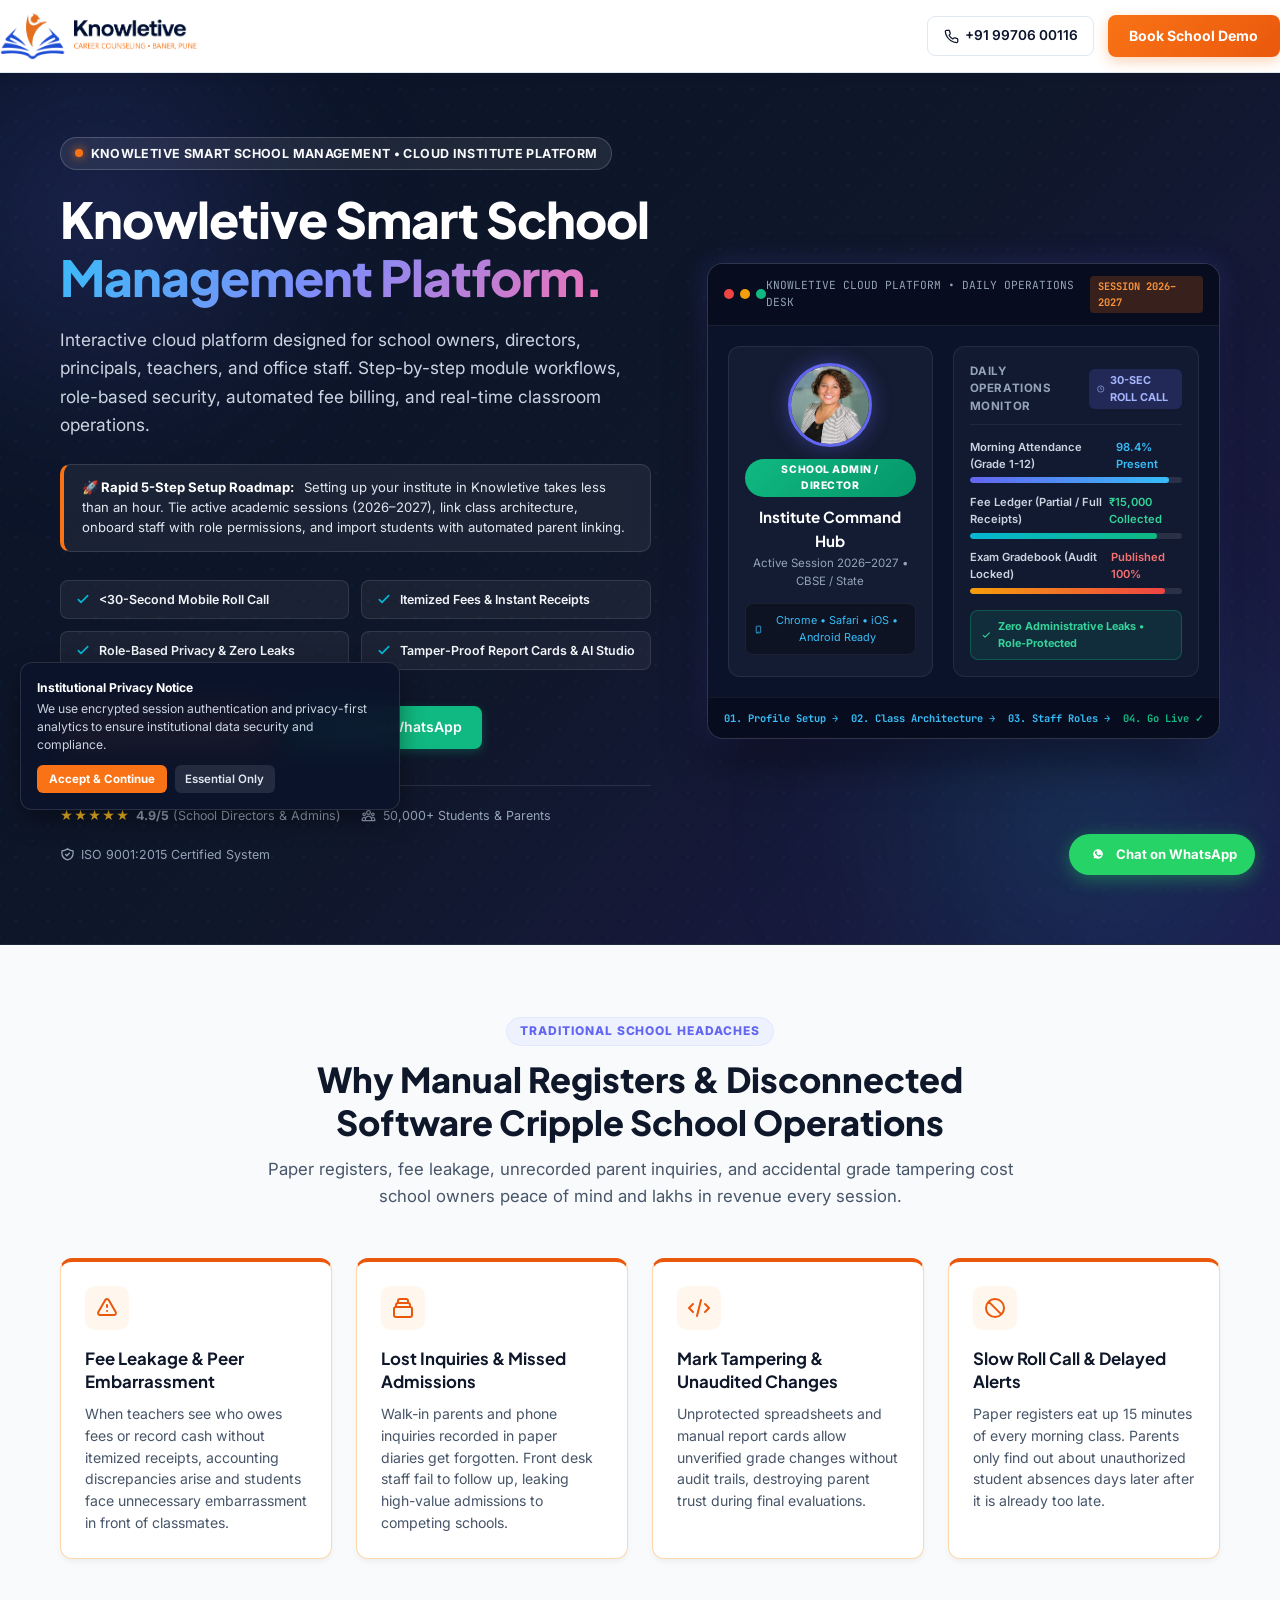
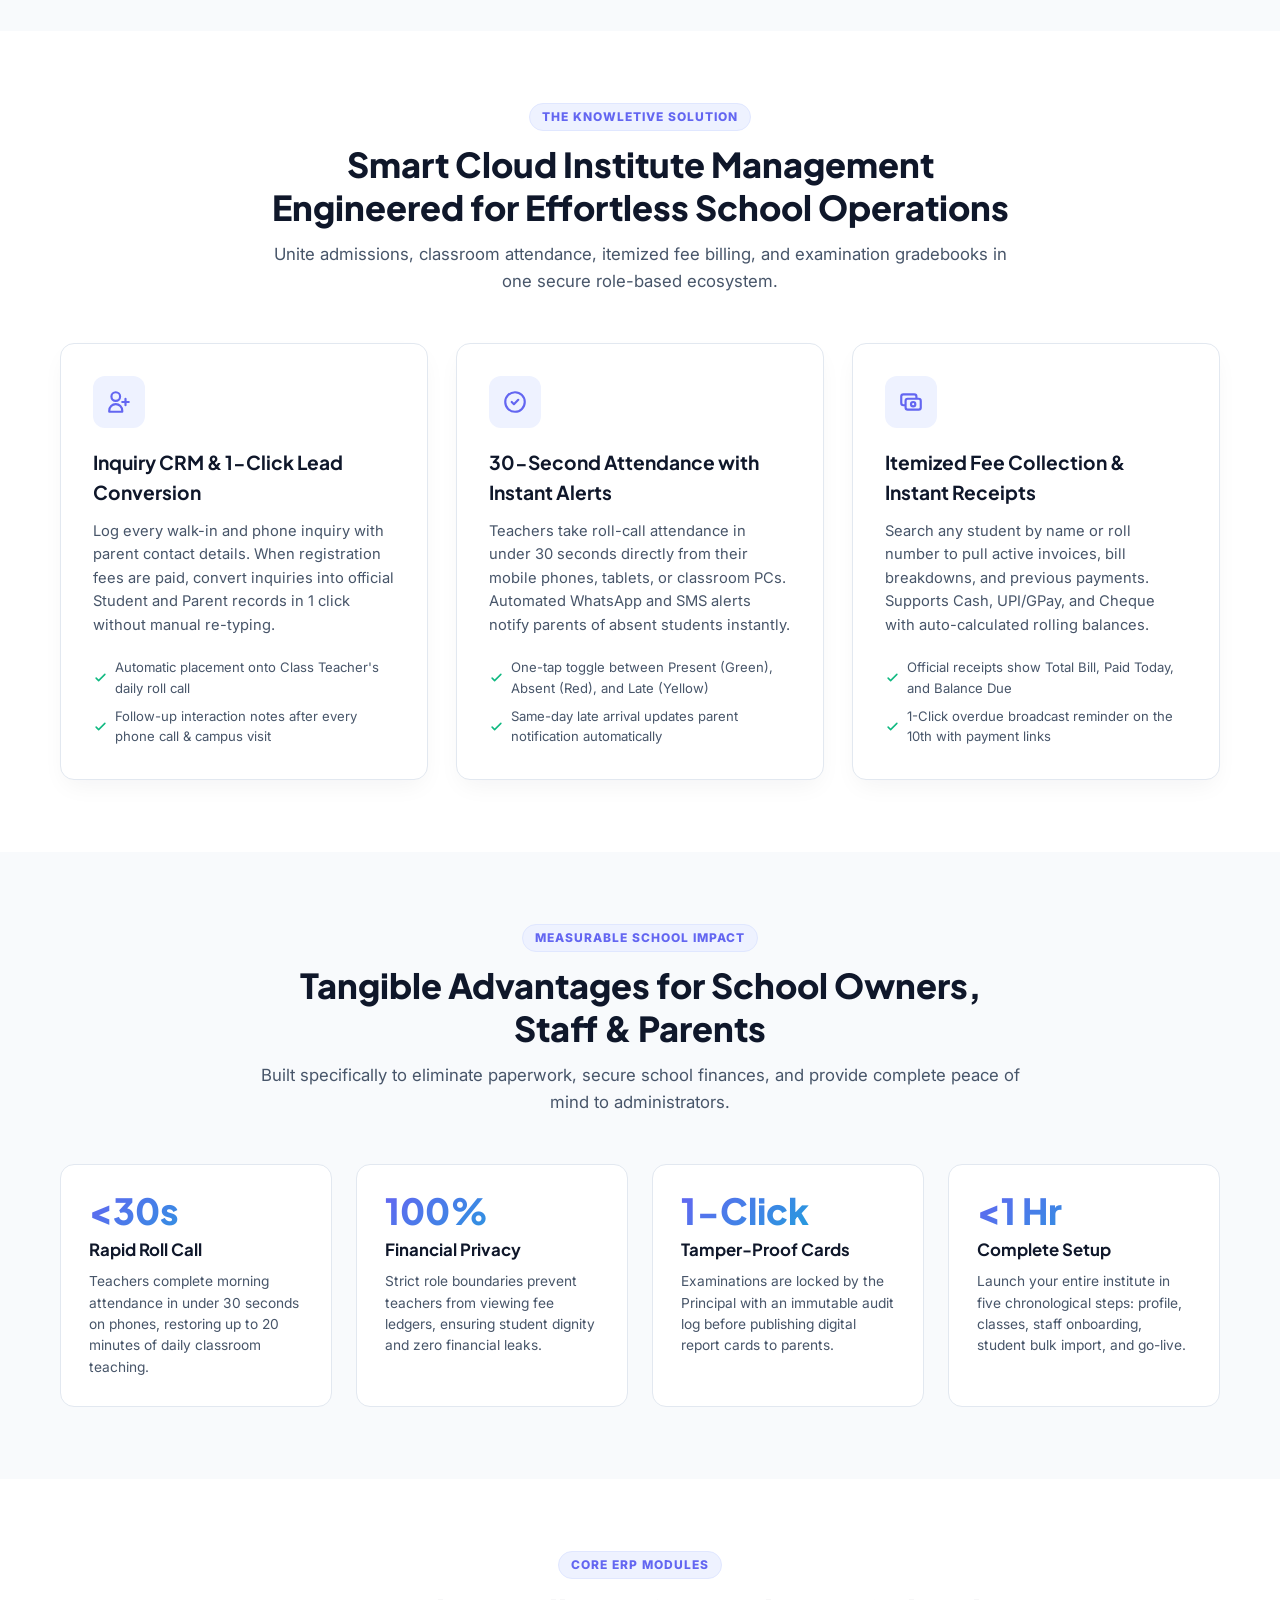
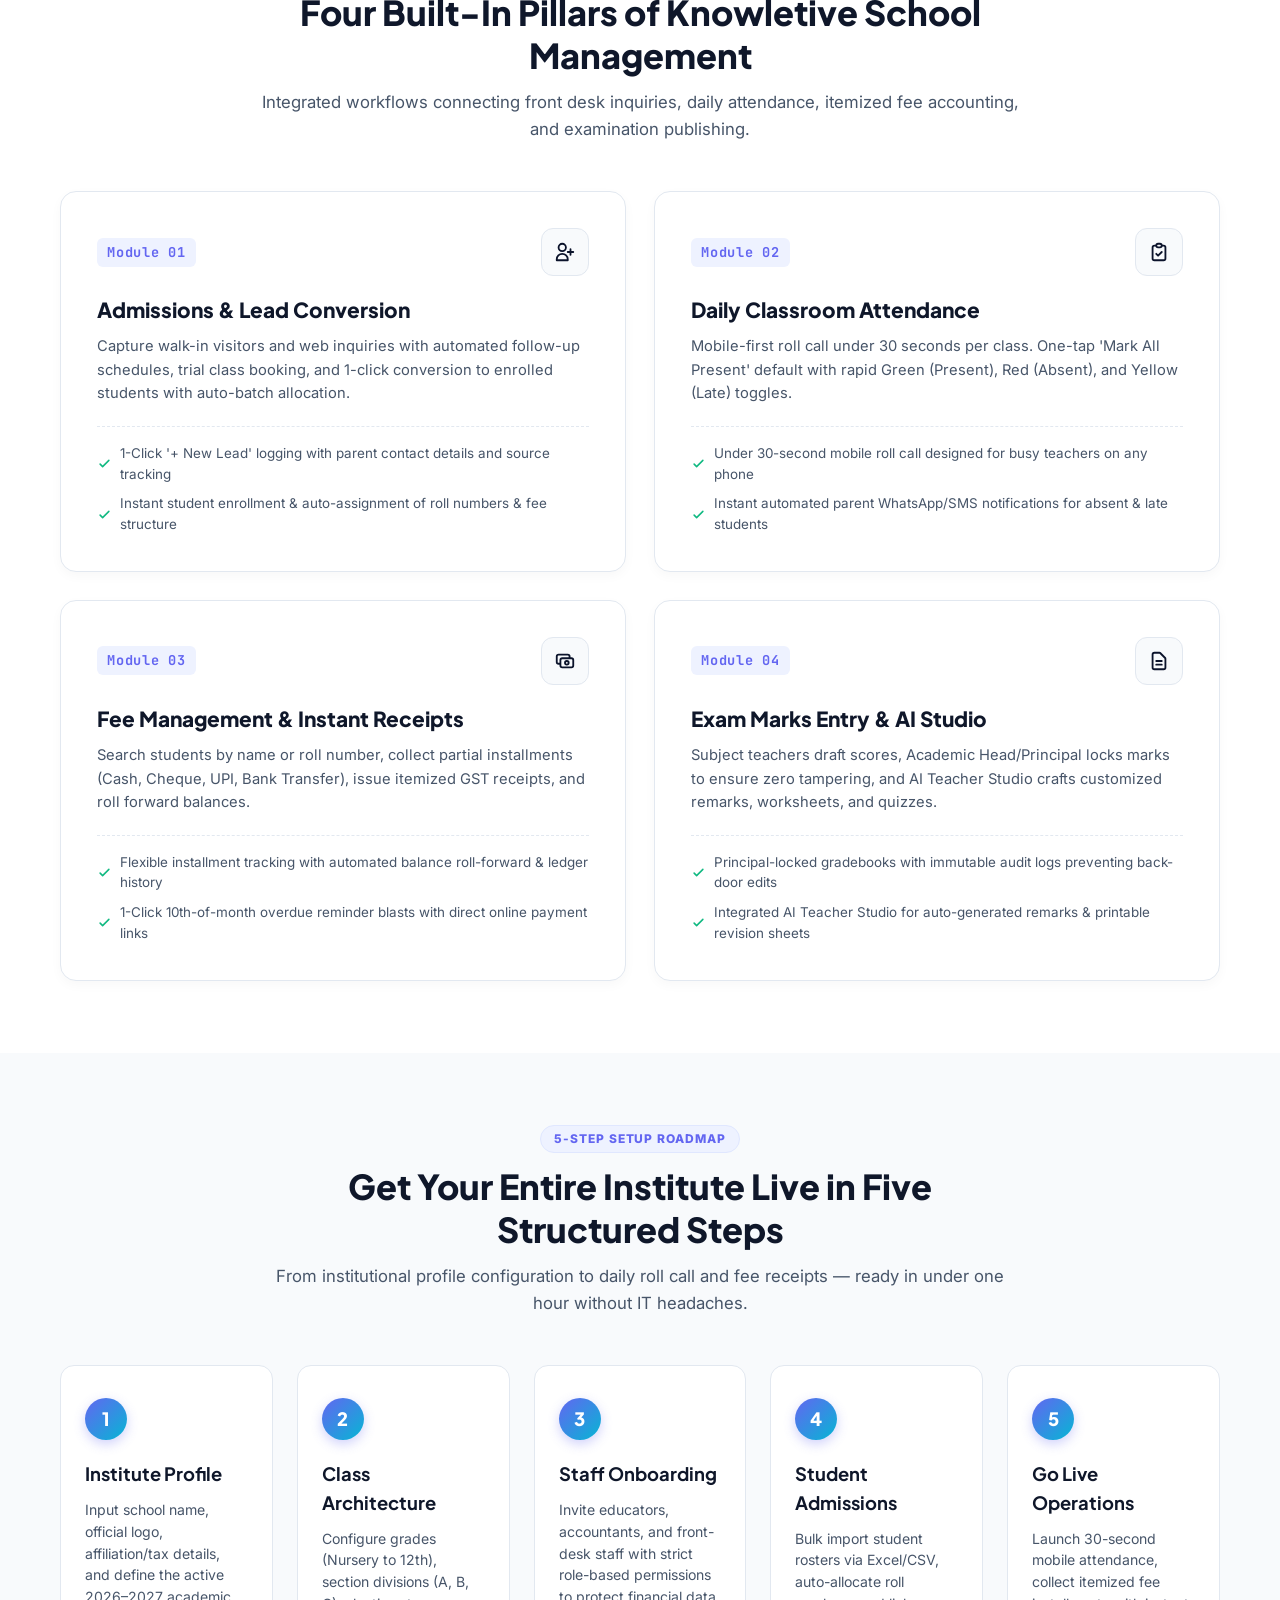
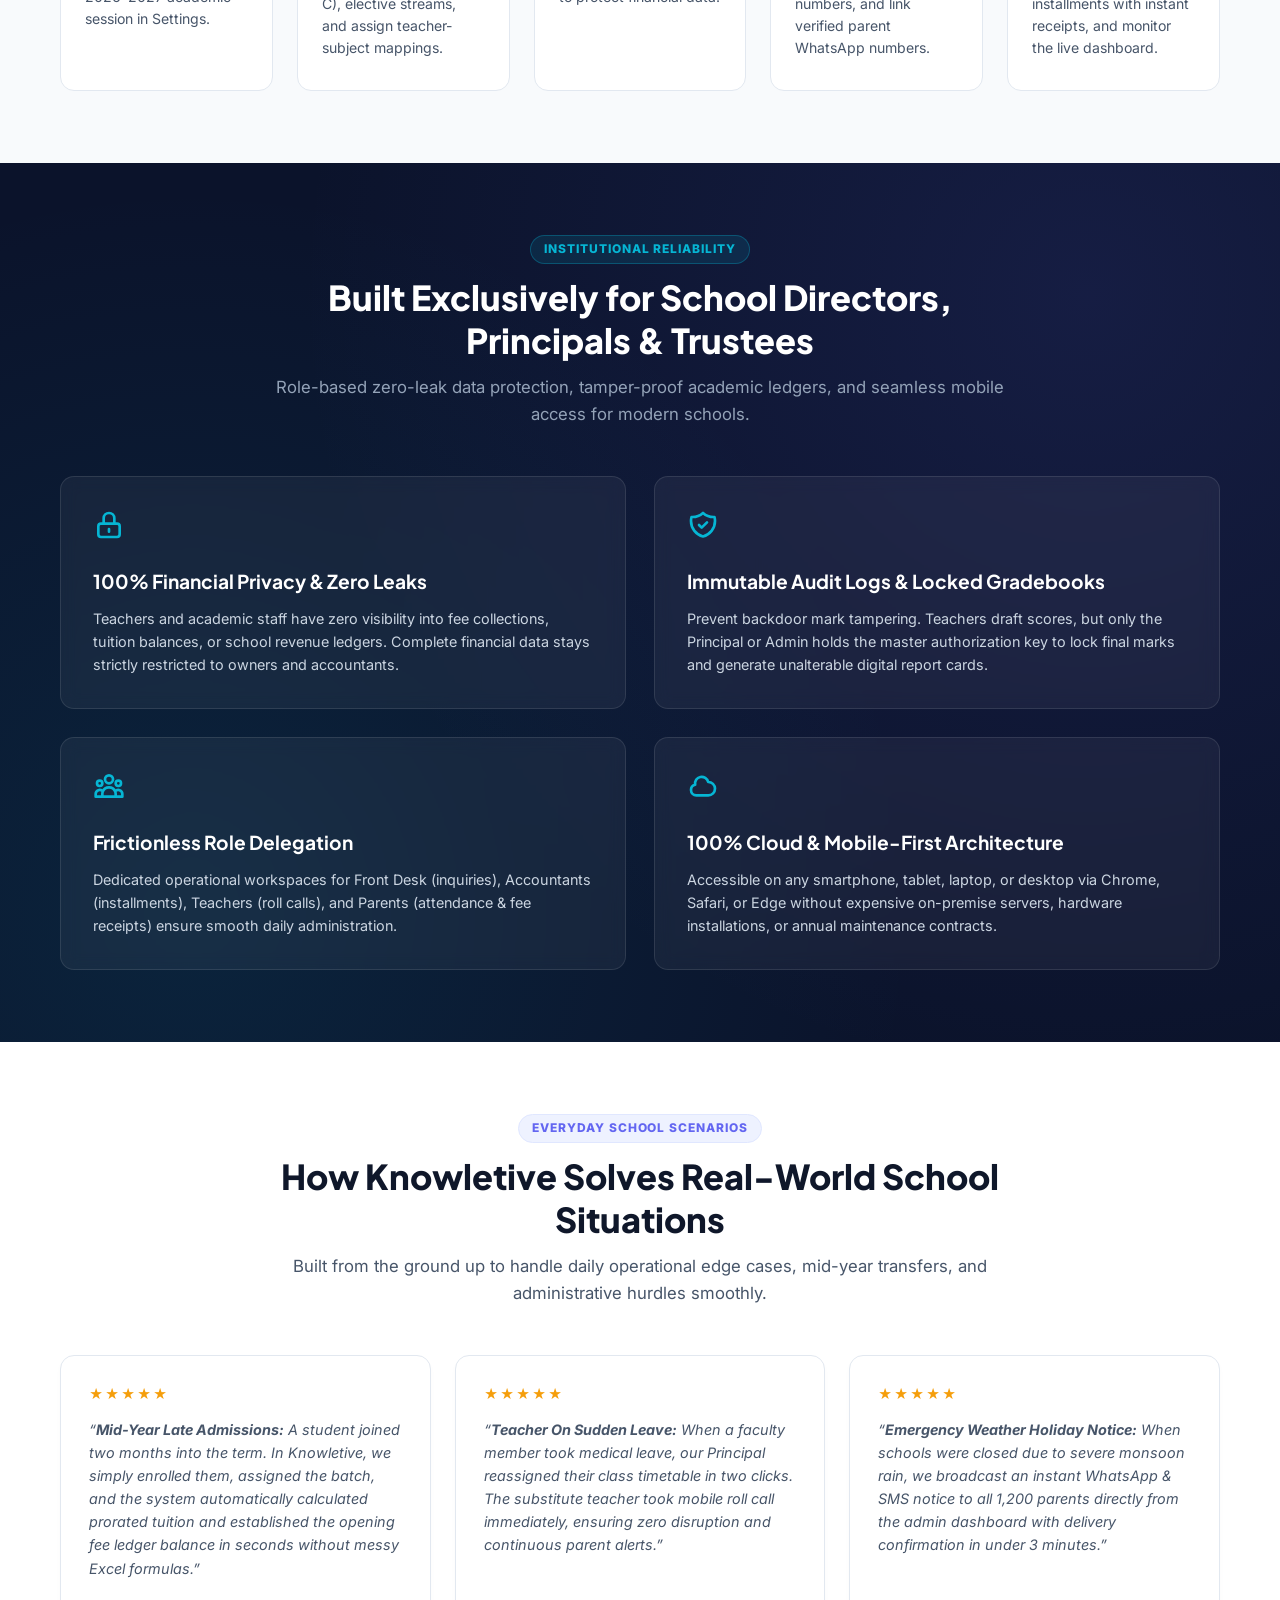
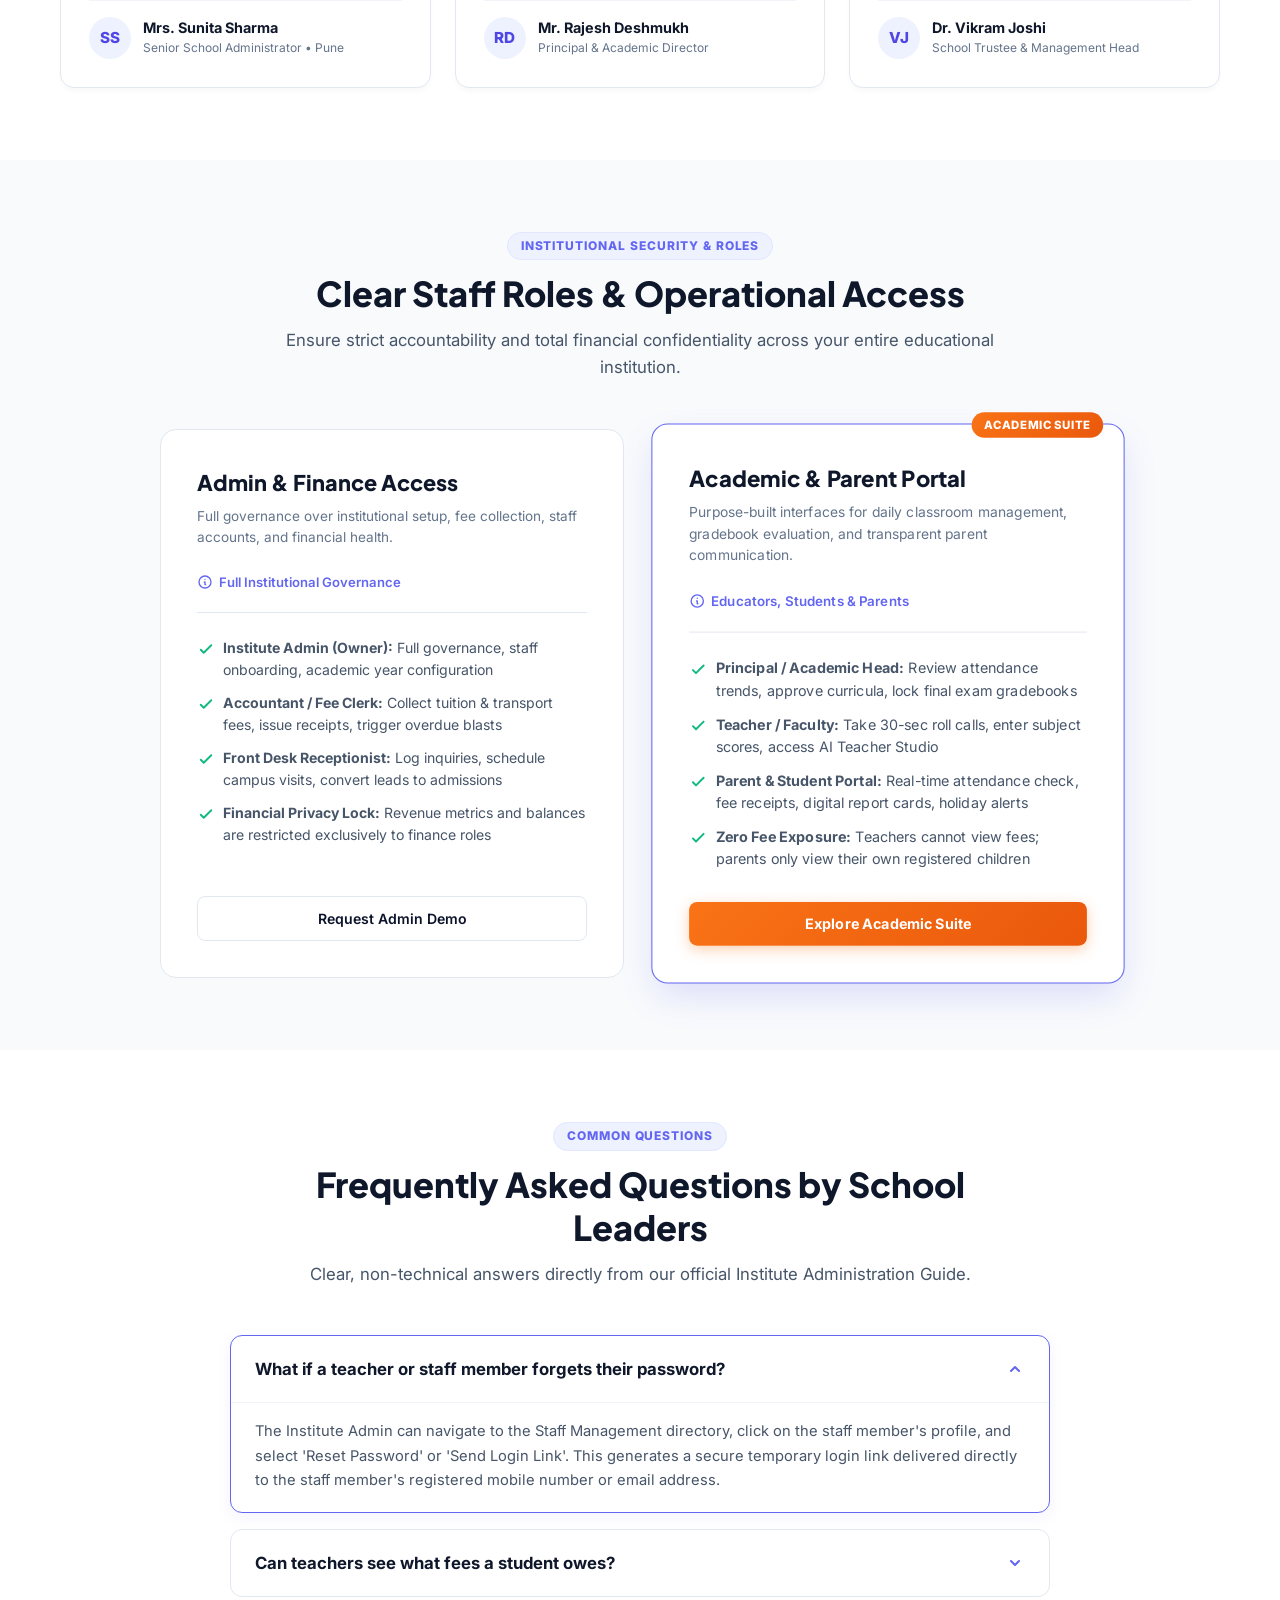
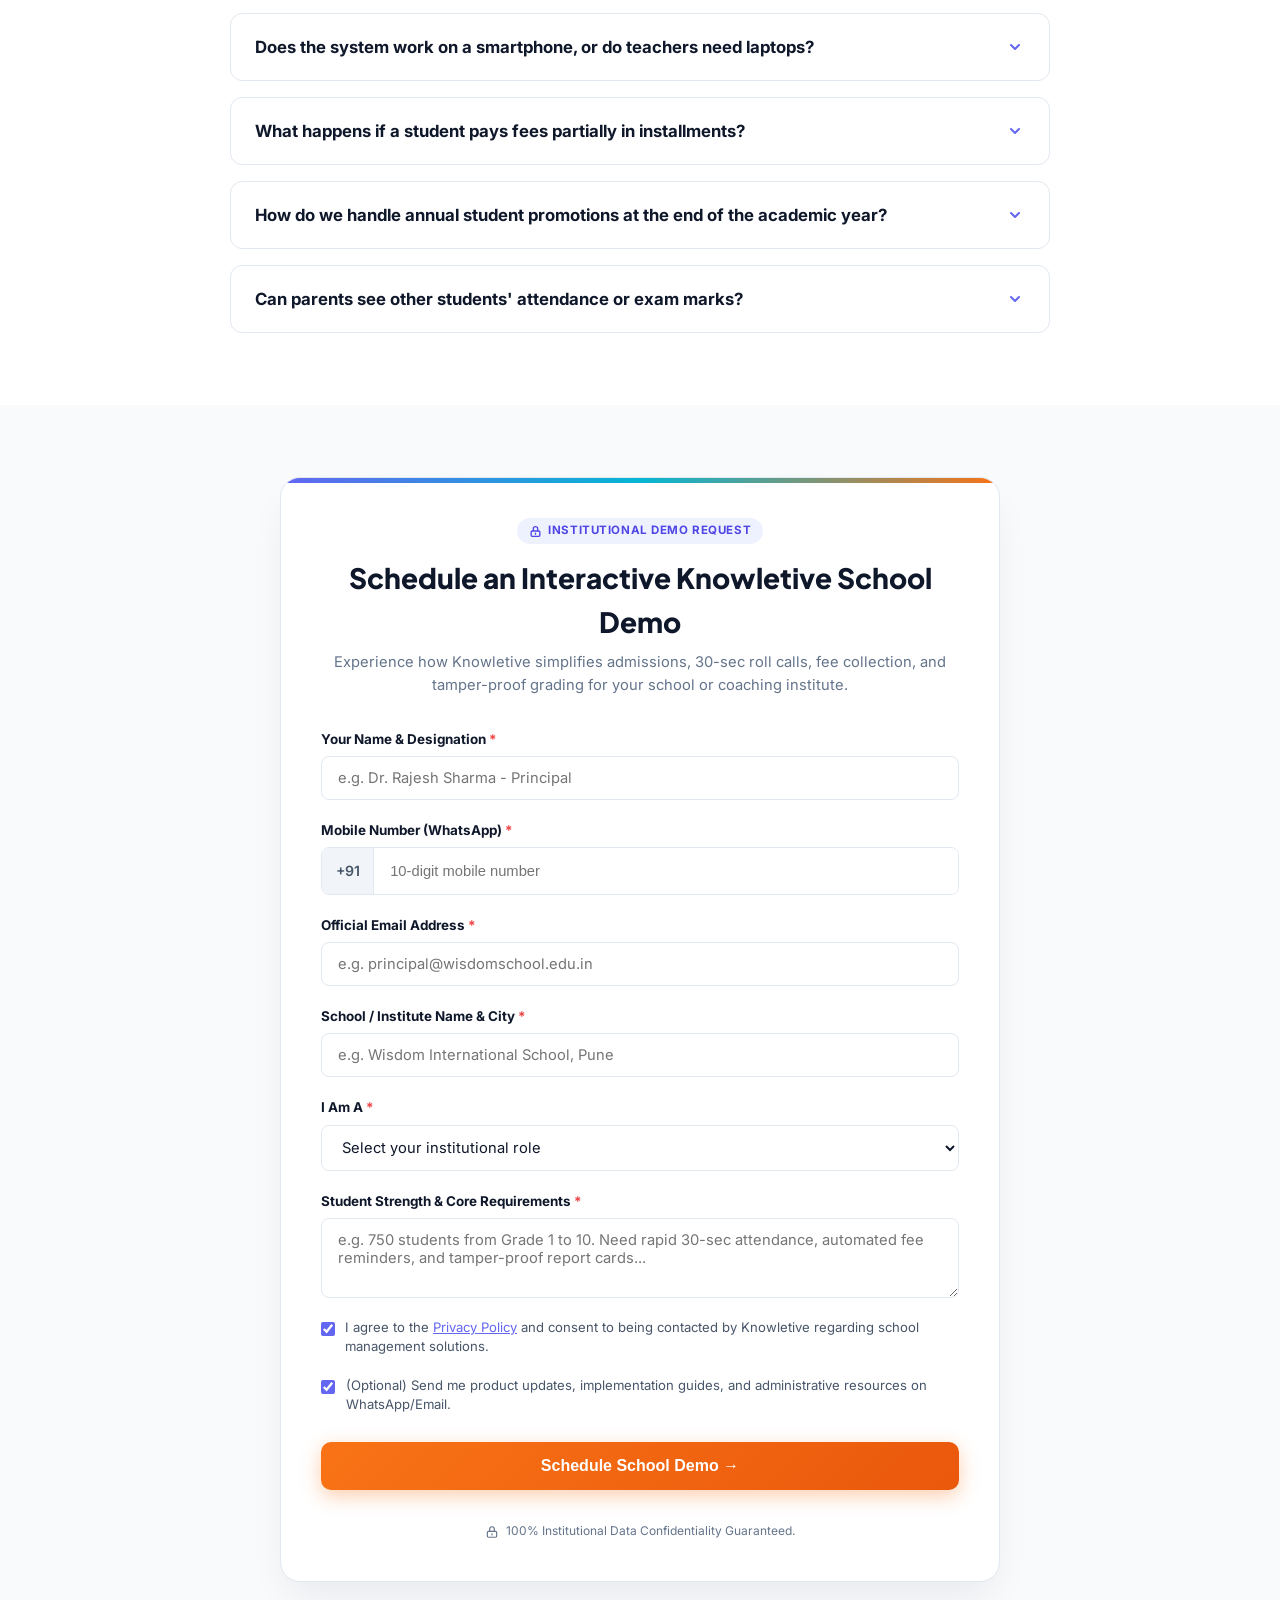
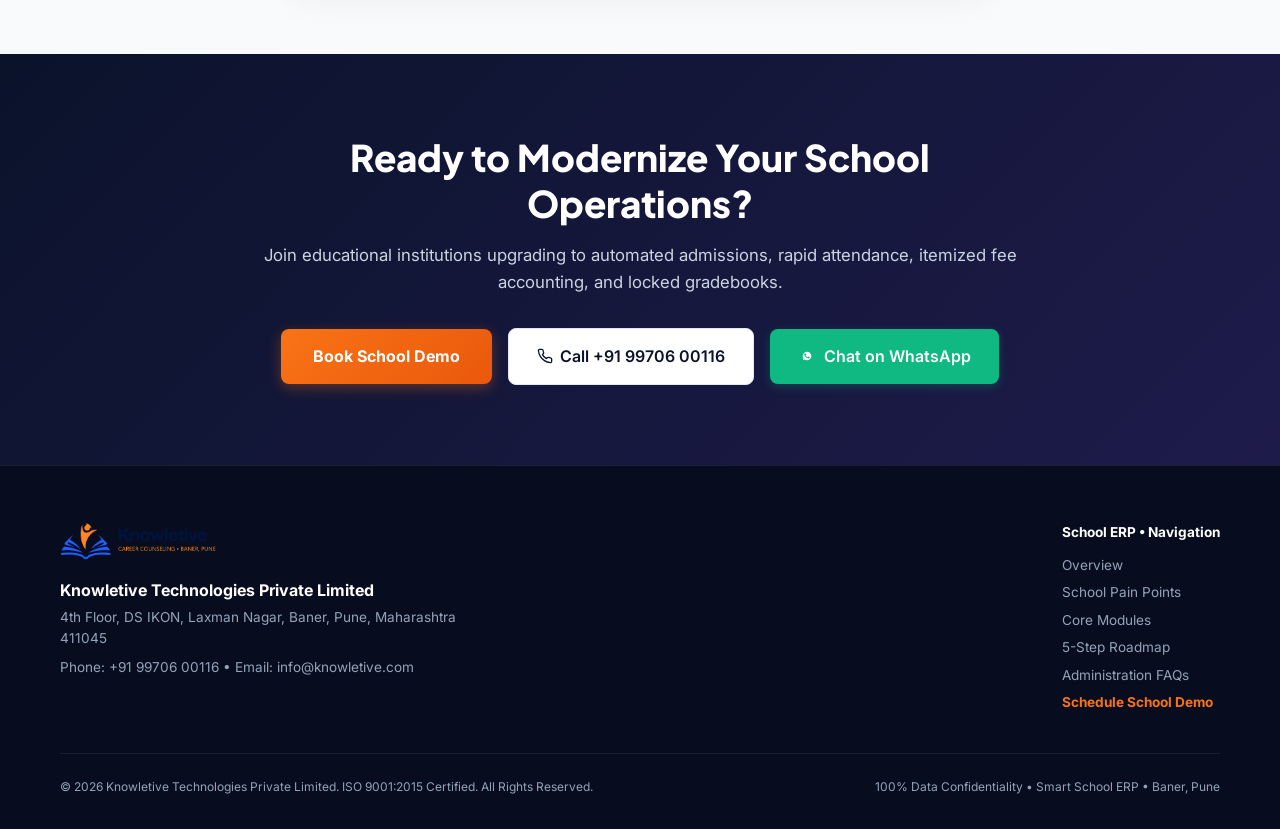
<file: coachgenie/index.html>
<!DOCTYPE html>
<html lang="en">
<head>
    <meta charset="UTF-8">
    <meta name="viewport" content="width=device-width, initial-scale=1.0">
    <title>Knowletive Smart School Management | Interactive Cloud Institute Platform</title>
    <meta name="description" content="Knowletive Smart School Management: Visual Client Manual, 5-step setup roadmap, 30-second mobile attendance, itemized fee billing, tamper-proof report cards, and role-based permissions for school owners, principals, teachers, and staff.">
    <link rel="icon" type="image/png" href="assets/favicon.png">
    
    <link rel="preconnect" href="https://fonts.googleapis.com">
    <link rel="preconnect" href="https://fonts.gstatic.com" crossorigin>
    <link href="https://fonts.googleapis.com/css2?family=Inter:wght@400;500;600;700&family=Plus+Jakarta+Sans:wght@600;700;800;900&family=JetBrains+Mono:wght@500;600&display=swap" rel="stylesheet">

    <style>
        :root {
            /* Distinct CoachGenie Modern SaaS / EdTech Mentorship Theme */
            --tech-navy: #0B132B;
            --tech-navy-dark: #070D1E;
            --tech-navy-card: #111C38;
            --indigo-primary: #6366F1;
            --indigo-dark: #4F46E5;
            --indigo-light: #EEF2FF;
            --cyan-accent: #06B6D4;
            --cyan-glow: rgba(6, 182, 212, 0.15);
            --emerald-accent: #10B981;
            --cta-orange: #F97316;
            --cta-orange-hover: #EA580C;
            --bg-page: #F8FAFC;
            --bg-card: #FFFFFF;
            --border-card: #E2E8F0;
            --border-subtle: #F1F5F9;
            --text-heading: #0F172A;
            --text-body: #475569;
            --text-muted: #64748B;
            --font-sans: 'Inter', sans-serif;
            --font-display: 'Plus Jakarta Sans', sans-serif;
            --font-mono: 'JetBrains Mono', monospace;
        }

        * {
            box-sizing: border-box;
            margin: 0;
            padding: 0;
        }

        html {
            scroll-behavior: smooth;
        }

        body {
            font-family: var(--font-sans);
            background-color: var(--bg-page);
            color: var(--text-heading);
            line-height: 1.55;
            -webkit-font-smoothing: antialiased;
            padding-bottom: 70px;
        }

        @media (min-width: 769px) {
            body {
                padding-bottom: 0;
            }
        }

        h1, h2, h3, h4, .font-display {
            font-family: var(--font-display);
        }

        .container {
            width: 100%;
            max-width: 1200px;
            margin: 0 auto;
            padding: 0 1.25rem;
        }

        /* 1. TOP HEADER */
        .top-header {
            position: sticky;
            top: 0;
            z-index: 50;
            background: rgba(255, 255, 255, 0.97);
            backdrop-filter: blur(12px);
            border-bottom: 1px solid var(--border-card);
            box-shadow: 0 2px 10px rgba(11, 19, 43, 0.04);
        }

        .header-inner {
            display: flex;
            align-items: center;
            justify-content: space-between;
            height: 72px;
        }

        .brand-logo-link {
            display: flex;
            align-items: center;
            gap: 0.75rem;
            text-decoration: none;
        }

        .brand-logo-img {
            height: 48px;
            max-height: 50px;
            width: auto;
            object-fit: contain;
            display: block;
            opacity: 1 !important;
            filter: none !important;
            image-rendering: -webkit-optimize-contrast;
            image-rendering: crisp-edges;
        }

        .brand-tag {
            display: inline-flex;
            align-items: center;
            gap: 0.35rem;
            padding: 0.25rem 0.6rem;
            background: #EEF2FF;
            border: 1px solid #C7D2FE;
            border-radius: 9999px;
            font-size: 0.7rem;
            font-weight: 700;
            color: var(--indigo-dark);
            text-transform: uppercase;
            letter-spacing: 0.04em;
        }

        .header-actions {
            display: flex;
            align-items: center;
            gap: 0.85rem;
        }

        .btn-call {
            display: inline-flex;
            align-items: center;
            gap: 0.4rem;
            font-size: 0.85rem;
            font-weight: 600;
            color: var(--tech-navy);
            text-decoration: none;
            padding: 0.55rem 0.95rem;
            border-radius: 8px;
            border: 1px solid var(--border-card);
            background: #FFFFFF;
            transition: all 0.2s ease;
        }

        .btn-call:hover {
            border-color: var(--indigo-primary);
            color: var(--indigo-dark);
            background: #F8FAFC;
        }

        .btn-primary {
            display: inline-flex;
            align-items: center;
            justify-content: center;
            gap: 0.45rem;
            background: linear-gradient(135deg, var(--cta-orange) 0%, #EA580C 100%);
            color: #FFFFFF;
            font-size: 0.88rem;
            font-weight: 700;
            padding: 0.65rem 1.35rem;
            border-radius: 8px;
            text-decoration: none;
            border: none;
            cursor: pointer;
            box-shadow: 0 4px 14px rgba(249, 115, 22, 0.32);
            transition: all 0.25s ease;
        }

        .btn-primary:hover {
            transform: translateY(-2px);
            box-shadow: 0 6px 20px rgba(249, 115, 22, 0.45);
            background: linear-gradient(135deg, #FB923C 0%, #EA580C 100%);
        }

        .btn-secondary {
            display: inline-flex;
            align-items: center;
            justify-content: center;
            gap: 0.45rem;
            background: #FFFFFF;
            color: var(--tech-navy);
            border: 1.5px solid var(--border-card);
            font-size: 0.88rem;
            font-weight: 600;
            padding: 0.65rem 1.25rem;
            border-radius: 8px;
            text-decoration: none;
            transition: all 0.25s ease;
        }

        .btn-secondary:hover {
            background: #F1F5F9;
            border-color: #CBD5E1;
            color: var(--tech-navy);
        }

        .btn-wa {
            display: inline-flex;
            align-items: center;
            justify-content: center;
            gap: 0.5rem;
            background: #10B981;
            color: #FFFFFF;
            font-size: 0.88rem;
            font-weight: 600;
            padding: 0.65rem 1.25rem;
            border-radius: 8px;
            text-decoration: none;
            transition: all 0.25s ease;
            box-shadow: 0 3px 10px rgba(16, 185, 129, 0.25);
        }

        .btn-wa:hover {
            background: #059669;
            transform: translateY(-2px);
            box-shadow: 0 6px 16px rgba(16, 185, 129, 0.35);
        }

        /* SECTION BASE STYLES */
        .section-padding {
            padding: 4.5rem 0;
        }

        .bg-light {
            background-color: var(--bg-page);
        }

        .bg-white {
            background-color: #FFFFFF;
        }

        .bg-dark-tech {
            background: radial-gradient(circle at 85% 15%, rgba(99, 102, 241, 0.12) 0%, transparent 60%),
                        radial-gradient(circle at 15% 85%, rgba(6, 182, 212, 0.1) 0%, transparent 55%),
                        var(--tech-navy);
            color: #FFFFFF;
        }

        .section-header {
            text-align: center;
            max-width: 760px;
            margin: 0 auto 3rem auto;
        }

        .eyebrow {
            display: inline-block;
            font-size: 0.75rem;
            font-weight: 800;
            text-transform: uppercase;
            letter-spacing: 0.08em;
            color: var(--indigo-primary);
            background: var(--indigo-light);
            padding: 0.25rem 0.8rem;
            border-radius: 9999px;
            margin-bottom: 0.75rem;
            border: 1px solid #E0E7FF;
        }

        .eyebrow-dark {
            color: var(--cyan-accent);
            background: rgba(6, 182, 212, 0.12);
            border-color: rgba(6, 182, 212, 0.3);
        }

        .section-title {
            font-size: 2.15rem;
            font-weight: 800;
            color: var(--text-heading);
            line-height: 1.25;
            margin-bottom: 0.75rem;
        }

        .section-title-dark {
            color: #FFFFFF;
        }

        .section-subtitle {
            font-size: 1.05rem;
            color: var(--text-body);
            line-height: 1.6;
        }

        .section-subtitle-dark {
            color: #94A3B8;
        }

        /* 1. HERO SECTION */
        .hero-section {
            position: relative;
            background: linear-gradient(135deg, #0A1428 0%, #0F172A 50%, #1E1B4B 100%);
            color: #FFFFFF;
            padding: 4rem 0 5rem 0;
            overflow: hidden;
            border-bottom: 1px solid rgba(255, 255, 255, 0.08);
        }

        .hero-bg-pattern {
            position: absolute;
            inset: 0;
            background-image: 
                radial-gradient(rgba(99, 102, 241, 0.15) 1px, transparent 1px),
                radial-gradient(rgba(6, 182, 212, 0.1) 1px, transparent 1px);
            background-size: 32px 32px;
            background-position: 0 0, 16px 16px;
            opacity: 0.6;
            pointer-events: none;
        }

        .hero-glow-1 {
            position: absolute;
            top: -10%;
            left: -10%;
            width: 450px;
            height: 450px;
            background: radial-gradient(circle, rgba(99, 102, 241, 0.25) 0%, transparent 70%);
            filter: blur(80px);
            pointer-events: none;
        }

        .hero-glow-2 {
            position: absolute;
            bottom: -15%;
            right: -5%;
            width: 500px;
            height: 500px;
            background: radial-gradient(circle, rgba(6, 182, 212, 0.2) 0%, transparent 70%);
            filter: blur(90px);
            pointer-events: none;
        }

        .hero-grid {
            display: grid;
            grid-template-columns: 1fr;
            gap: 3rem;
            align-items: center;
            position: relative;
            z-index: 2;
        }

        @media (min-width: 992px) {
            .hero-grid {
                grid-template-columns: 1.15fr 1fr;
                gap: 3.5rem;
            }
        }

        .hero-tag {
            display: inline-flex;
            align-items: center;
            gap: 0.5rem;
            padding: 0.35rem 0.85rem;
            border-radius: 9999px;
            background: rgba(255, 255, 255, 0.08);
            border: 1px solid rgba(255, 255, 255, 0.18);
            color: #F8FAFC;
            font-size: 0.78rem;
            font-weight: 700;
            letter-spacing: 0.03em;
            margin-bottom: 1.25rem;
        }

        .pulse-dot {
            width: 8px;
            height: 8px;
            border-radius: 50%;
            background: var(--cta-orange);
            box-shadow: 0 0 10px var(--cta-orange);
        }

        .hero-h1 {
            font-size: 2.5rem;
            font-weight: 900;
            line-height: 1.18;
            margin-bottom: 1.2rem;
            color: #FFFFFF;
            letter-spacing: -0.02em;
        }

        @media (min-width: 768px) {
            .hero-h1 {
                font-size: 3.1rem;
            }
        }

        .accent-gradient {
            background: linear-gradient(135deg, #38BDF8 0%, #818CF8 50%, #F472B6 100%);
            -webkit-background-clip: text;
            -webkit-text-fill-color: transparent;
        }

        .accent-orange {
            color: #FB923C;
        }

        .hero-p {
            font-size: 1.08rem;
            color: #CBD5E1;
            line-height: 1.65;
            margin-bottom: 1.5rem;
            max-width: 580px;
        }

        /* Status Notice Card */
        .status-notice {
            background: rgba(255, 255, 255, 0.06);
            backdrop-filter: blur(10px);
            border: 1px solid rgba(255, 255, 255, 0.12);
            border-left: 4px solid var(--cta-orange);
            border-radius: 10px;
            padding: 0.85rem 1.15rem;
            font-size: 0.82rem;
            color: #E2E8F0;
            margin-bottom: 1.75rem;
            line-height: 1.5;
        }

        .status-notice strong {
            color: #FFFFFF;
            display: inline-block;
            margin-right: 0.35rem;
        }

        /* Feature Badges in 2x2 */
        .hero-badges-grid {
            display: grid;
            grid-template-columns: repeat(2, 1fr);
            gap: 0.75rem;
            margin-bottom: 2rem;
        }

        .hero-badge-pill {
            display: flex;
            align-items: center;
            gap: 0.5rem;
            padding: 0.55rem 0.85rem;
            background: rgba(255, 255, 255, 0.05);
            border: 1px solid rgba(255, 255, 255, 0.1);
            border-radius: 8px;
            font-size: 0.78rem;
            color: #F1F5F9;
            font-weight: 600;
        }

        .hero-badge-icon {
            color: var(--cyan-accent);
            flex-shrink: 0;
        }

        .hero-actions {
            display: flex;
            flex-wrap: wrap;
            gap: 0.85rem;
            align-items: center;
            margin-bottom: 2rem;
        }

        .hero-trust-strip {
            display: flex;
            flex-wrap: wrap;
            gap: 1.25rem;
            align-items: center;
            padding-top: 1.25rem;
            border-top: 1px solid rgba(255, 255, 255, 0.1);
            font-size: 0.78rem;
            color: #94A3B8;
        }

        .trust-item {
            display: flex;
            align-items: center;
            gap: 0.4rem;
        }

        .trust-stars {
            color: #FBBF24;
            font-weight: 800;
            letter-spacing: 1px;
        }

        /* HERO RIGHT VISUAL UI CARD (Tech Mentorship Mockup) */
        .hero-mockup-wrapper {
            position: relative;
        }

        .hero-mockup-card {
            background: #0B132B;
            border-radius: 16px;
            border: 1px solid rgba(255, 255, 255, 0.15);
            box-shadow: 0 25px 50px -12px rgba(0, 0, 0, 0.6), 0 0 30px rgba(99, 102, 241, 0.2);
            overflow: hidden;
        }

        .mockup-top-bar {
            background: #070D1E;
            padding: 0.75rem 1rem;
            display: flex;
            align-items: center;
            justify-content: space-between;
            border-bottom: 1px solid rgba(255, 255, 255, 0.08);
            font-family: var(--font-mono);
            font-size: 0.7rem;
            color: #94A3B8;
        }

        .mockup-dots {
            display: flex;
            gap: 6px;
        }

        .mockup-dot {
            width: 10px;
            height: 10px;
            border-radius: 50%;
        }

        .dot-red { background: #EF4444; }
        .dot-yellow { background: #F59E0B; }
        .dot-green { background: #10B981; }

        .mockup-city-tag {
            background: rgba(249, 115, 22, 0.2);
            color: #FB923C;
            padding: 0.15rem 0.5rem;
            border-radius: 4px;
            font-weight: 700;
            font-size: 0.65rem;
        }

        .mockup-body {
            padding: 1.25rem;
            display: grid;
            grid-template-columns: 1fr;
            gap: 1.25rem;
        }

        @media (min-width: 640px) {
            .mockup-body {
                grid-template-columns: 1fr 1.2fr;
            }
        }

        .mockup-mentor-card {
            background: rgba(255, 255, 255, 0.04);
            border: 1px solid rgba(255, 255, 255, 0.08);
            border-radius: 12px;
            padding: 1rem;
            text-align: center;
            display: flex;
            flex-direction: column;
            align-items: center;
        }

        .mentor-photo-wrap {
            position: relative;
            width: 84px;
            height: 84px;
            border-radius: 50%;
            overflow: hidden;
            border: 3px solid #6366F1;
            margin-bottom: 0.75rem;
            box-shadow: 0 0 20px rgba(99, 102, 241, 0.4);
        }

        .mentor-photo-wrap img {
            width: 100%;
            height: 100%;
            object-fit: cover;
        }

        .mentor-badge {
            background: linear-gradient(135deg, #10B981, #059669);
            color: #FFFFFF;
            font-size: 0.65rem;
            font-weight: 800;
            padding: 0.2rem 0.5rem;
            border-radius: 9999px;
            text-transform: uppercase;
            letter-spacing: 0.05em;
            margin-bottom: 0.5rem;
        }

        .mentor-name {
            font-size: 0.95rem;
            font-weight: 700;
            color: #FFFFFF;
            margin-bottom: 0.2rem;
        }

        .mentor-role {
            font-size: 0.72rem;
            color: #94A3B8;
            margin-bottom: 0.75rem;
        }

        .mentor-desk-strip {
            width: 100%;
            background: rgba(0, 0, 0, 0.3);
            border: 1px solid rgba(255, 255, 255, 0.06);
            border-radius: 8px;
            padding: 0.5rem;
            font-size: 0.68rem;
            color: #38BDF8;
            display: flex;
            align-items: center;
            justify-content: center;
            gap: 0.35rem;
        }

        /* Right rubric UI */
        .mockup-rubric-card {
            background: rgba(255, 255, 255, 0.03);
            border: 1px solid rgba(255, 255, 255, 0.08);
            border-radius: 12px;
            padding: 1rem;
            display: flex;
            flex-direction: column;
            justify-content: space-between;
        }

        .rubric-header {
            display: flex;
            align-items: center;
            justify-content: space-between;
            margin-bottom: 0.85rem;
            border-bottom: 1px solid rgba(255, 255, 255, 0.06);
            padding-bottom: 0.5rem;
        }

        .rubric-title {
            font-size: 0.72rem;
            font-weight: 700;
            color: #94A3B8;
            text-transform: uppercase;
            letter-spacing: 0.05em;
        }

        .rubric-timer {
            display: flex;
            align-items: center;
            gap: 0.35rem;
            background: rgba(99, 102, 241, 0.2);
            color: #A5B4FC;
            font-size: 0.68rem;
            font-weight: 700;
            padding: 0.2rem 0.5rem;
            border-radius: 6px;
        }

        .rubric-bars {
            display: flex;
            flex-direction: column;
            gap: 0.65rem;
            margin-bottom: 1rem;
        }

        .rubric-item {
            font-size: 0.7rem;
        }

        .rubric-label-val {
            display: flex;
            justify-content: space-between;
            color: #CBD5E1;
            margin-bottom: 0.25rem;
            font-weight: 600;
        }

        .rubric-track {
            height: 6px;
            background: rgba(255, 255, 255, 0.1);
            border-radius: 9999px;
            overflow: hidden;
        }

        .rubric-fill-1 {
            width: 94%;
            height: 100%;
            background: linear-gradient(90deg, #6366F1, #38BDF8);
            border-radius: 9999px;
        }

        .rubric-fill-2 {
            width: 88%;
            height: 100%;
            background: linear-gradient(90deg, #06B6D4, #10B981);
            border-radius: 9999px;
        }

        .rubric-fill-3 {
            width: 92%;
            height: 100%;
            background: linear-gradient(90deg, #F59E0B, #EF4444);
            border-radius: 9999px;
        }

        .rubric-verdict {
            background: rgba(16, 185, 129, 0.12);
            border: 1px solid rgba(16, 185, 129, 0.3);
            border-radius: 8px;
            padding: 0.45rem 0.65rem;
            display: flex;
            align-items: center;
            gap: 0.4rem;
            font-size: 0.68rem;
            color: #34D399;
            font-weight: 700;
        }

        .mockup-timeline-bar {
            background: #070D1E;
            padding: 0.75rem 1rem;
            border-top: 1px solid rgba(255, 255, 255, 0.06);
            display: flex;
            align-items: center;
            justify-content: space-between;
            font-size: 0.65rem;
            color: #64748B;
            font-family: var(--font-mono);
        }

        .timeline-step-active {
            color: #38BDF8;
            font-weight: 700;
        }

        /* 2. PROBLEM SECTION */
        .problem-grid {
            display: grid;
            grid-template-columns: 1fr;
            gap: 1.5rem;
        }

        @media (min-width: 640px) {
            .problem-grid {
                grid-template-columns: repeat(2, 1fr);
            }
        }

        @media (min-width: 1024px) {
            .problem-grid {
                grid-template-columns: repeat(4, 1fr);
            }
        }

        .problem-card {
            background: #FFFFFF;
            border: 1px solid #FED7AA;
            border-top: 4px solid #EA580C;
            border-radius: 12px;
            padding: 1.5rem;
            box-shadow: 0 4px 6px -1px rgba(0, 0, 0, 0.05);
            transition: transform 0.25s ease, box-shadow 0.25s ease;
        }

        .problem-card:hover {
            transform: translateY(-4px);
            box-shadow: 0 12px 24px -6px rgba(234, 88, 12, 0.12);
        }

        .problem-icon-wrap {
            width: 44px;
            height: 44px;
            border-radius: 10px;
            background: #FFF7ED;
            color: #EA580C;
            display: flex;
            align-items: center;
            justify-content: center;
            margin-bottom: 1.15rem;
        }

        .problem-h3 {
            font-size: 1.05rem;
            font-weight: 700;
            color: var(--text-heading);
            margin-bottom: 0.6rem;
            line-height: 1.35;
        }

        .problem-p {
            font-size: 0.88rem;
            color: var(--text-body);
            line-height: 1.55;
        }

        /* 3. SOLUTION SECTION */
        .solution-grid {
            display: grid;
            grid-template-columns: 1fr;
            gap: 1.75rem;
        }

        @media (min-width: 900px) {
            .solution-grid {
                grid-template-columns: repeat(3, 1fr);
            }
        }

        .solution-card {
            background: #FFFFFF;
            border: 1px solid var(--border-card);
            border-radius: 14px;
            padding: 2rem;
            box-shadow: 0 10px 25px -5px rgba(11, 19, 43, 0.05);
            display: flex;
            flex-direction: column;
            justify-content: space-between;
            transition: all 0.25s ease;
            position: relative;
            overflow: hidden;
        }

        .solution-card::before {
            content: '';
            position: absolute;
            top: 0;
            left: 0;
            right: 0;
            height: 4px;
            background: linear-gradient(90deg, var(--indigo-primary), var(--cyan-accent));
            opacity: 0;
            transition: opacity 0.25s ease;
        }

        .solution-card:hover {
            transform: translateY(-4px);
            box-shadow: 0 18px 30px -8px rgba(99, 102, 241, 0.15);
            border-color: #CBD5E1;
        }

        .solution-card:hover::before {
            opacity: 1;
        }

        .solution-icon-wrap {
            width: 52px;
            height: 52px;
            border-radius: 12px;
            background: #EEF2FF;
            color: var(--indigo-primary);
            display: flex;
            align-items: center;
            justify-content: center;
            margin-bottom: 1.25rem;
        }

        .solution-h3 {
            font-size: 1.2rem;
            font-weight: 700;
            color: var(--text-heading);
            margin-bottom: 0.75rem;
        }

        .solution-p {
            font-size: 0.92rem;
            color: var(--text-body);
            line-height: 1.6;
            margin-bottom: 1.25rem;
        }

        .solution-tag-list {
            list-style: none;
            display: flex;
            flex-direction: column;
            gap: 0.5rem;
            font-size: 0.82rem;
            color: var(--text-body);
        }

        .solution-tag-item {
            display: flex;
            align-items: center;
            gap: 0.45rem;
        }

        .solution-tag-item svg {
            color: var(--emerald-accent);
            flex-shrink: 0;
        }

        /* 4. BENEFITS SECTION */
        .benefits-grid {
            display: grid;
            grid-template-columns: 1fr;
            gap: 1.5rem;
        }

        @media (min-width: 640px) {
            .benefits-grid {
                grid-template-columns: repeat(2, 1fr);
            }
        }

        @media (min-width: 1024px) {
            .benefits-grid {
                grid-template-columns: repeat(4, 1fr);
            }
        }

        .benefit-card {
            background: #FFFFFF;
            border: 1px solid var(--border-card);
            border-radius: 14px;
            padding: 1.75rem;
            text-align: left;
            transition: all 0.25s ease;
        }

        .benefit-card:hover {
            border-color: var(--indigo-primary);
            box-shadow: 0 10px 25px -5px rgba(99, 102, 241, 0.1);
            transform: translateY(-3px);
        }

        .benefit-stat {
            font-size: 2.25rem;
            font-weight: 900;
            font-family: var(--font-display);
            background: linear-gradient(135deg, var(--indigo-primary) 0%, var(--cyan-accent) 100%);
            -webkit-background-clip: text;
            -webkit-text-fill-color: transparent;
            margin-bottom: 0.5rem;
            line-height: 1;
        }

        .benefit-title {
            font-size: 1.05rem;
            font-weight: 700;
            color: var(--text-heading);
            margin-bottom: 0.5rem;
        }

        .benefit-desc {
            font-size: 0.86rem;
            color: var(--text-body);
            line-height: 1.55;
        }

        /* 5. CORE PILLARS SECTION */
        .pillars-grid {
            display: grid;
            grid-template-columns: 1fr;
            gap: 1.75rem;
        }

        @media (min-width: 768px) {
            .pillars-grid {
                grid-template-columns: repeat(2, 1fr);
            }
        }

        .pillar-card {
            background: #FFFFFF;
            border: 1px solid var(--border-card);
            border-radius: 16px;
            padding: 2.25rem;
            position: relative;
            box-shadow: 0 4px 12px rgba(0, 0, 0, 0.03);
            transition: all 0.25s ease;
        }

        .pillar-card:hover {
            border-color: var(--indigo-primary);
            box-shadow: 0 15px 30px -10px rgba(99, 102, 241, 0.15);
            transform: translateY(-4px);
        }

        .pillar-header-row {
            display: flex;
            align-items: center;
            justify-content: space-between;
            margin-bottom: 1.25rem;
        }

        .pillar-number {
            font-family: var(--font-mono);
            font-size: 0.85rem;
            font-weight: 700;
            color: var(--indigo-primary);
            background: var(--indigo-light);
            padding: 0.25rem 0.65rem;
            border-radius: 6px;
            letter-spacing: 0.05em;
        }

        .pillar-icon-box {
            width: 48px;
            height: 48px;
            border-radius: 12px;
            background: #F8FAFC;
            border: 1px solid var(--border-card);
            display: flex;
            align-items: center;
            justify-content: center;
            color: var(--tech-navy);
        }

        .pillar-h3 {
            font-size: 1.3rem;
            font-weight: 800;
            color: var(--text-heading);
            margin-bottom: 0.75rem;
            line-height: 1.3;
        }

        .pillar-desc {
            font-size: 0.92rem;
            color: var(--text-body);
            line-height: 1.6;
            margin-bottom: 1.25rem;
        }

        .pillar-features-list {
            list-style: none;
            display: flex;
            flex-direction: column;
            gap: 0.55rem;
            font-size: 0.84rem;
            color: var(--text-body);
            border-top: 1px dashed var(--border-card);
            padding-top: 1rem;
        }

        .pillar-feature-item {
            display: flex;
            align-items: center;
            gap: 0.5rem;
        }

        .pillar-feature-item svg {
            color: var(--emerald-accent);
            flex-shrink: 0;
        }

        /* 6. HOW IT WORKS (JOURNEY) */
        .journey-grid {
            display: grid;
            grid-template-columns: 1fr;
            gap: 1.5rem;
            position: relative;
        }

        @media (min-width: 640px) {
            .journey-grid {
                grid-template-columns: repeat(2, 1fr);
            }
        }

        @media (min-width: 1024px) {
            .journey-grid {
                grid-template-columns: repeat(5, 1fr);
            }
        }

        .journey-card {
            background: #FFFFFF;
            border: 1px solid var(--border-card);
            border-radius: 14px;
            padding: 2rem 1.5rem;
            position: relative;
            transition: all 0.25s ease;
        }

        .journey-card:hover {
            border-color: var(--cyan-accent);
            box-shadow: 0 12px 24px -6px rgba(6, 182, 212, 0.15);
            transform: translateY(-4px);
        }

        .journey-badge {
            width: 42px;
            height: 42px;
            border-radius: 50%;
            background: linear-gradient(135deg, var(--indigo-primary), var(--cyan-accent));
            color: #FFFFFF;
            display: flex;
            align-items: center;
            justify-content: center;
            font-family: var(--font-display);
            font-weight: 800;
            font-size: 1.15rem;
            margin-bottom: 1.25rem;
            box-shadow: 0 4px 12px rgba(99, 102, 241, 0.3);
        }

        .journey-step-title {
            font-size: 1.15rem;
            font-weight: 700;
            color: var(--text-heading);
            margin-bottom: 0.65rem;
        }

        .journey-step-desc {
            font-size: 0.88rem;
            color: var(--text-body);
            line-height: 1.55;
        }

        /* 7. WHY KNOWLETIVE */
        .why-grid {
            display: grid;
            grid-template-columns: 1fr;
            gap: 1.75rem;
        }

        @media (min-width: 768px) {
            .why-grid {
                grid-template-columns: repeat(2, 1fr);
            }
        }

        .why-card {
            background: rgba(255, 255, 255, 0.05);
            backdrop-filter: blur(8px);
            border: 1px solid rgba(255, 255, 255, 0.1);
            border-radius: 14px;
            padding: 2rem;
            transition: all 0.25s ease;
        }

        .why-card:hover {
            border-color: rgba(6, 182, 212, 0.4);
            background: rgba(255, 255, 255, 0.08);
            transform: translateY(-3px);
        }

        .why-icon {
            color: var(--cyan-accent);
            margin-bottom: 1.2rem;
        }

        .why-h3 {
            font-size: 1.2rem;
            font-weight: 700;
            color: #FFFFFF;
            margin-bottom: 0.65rem;
        }

        .why-p {
            font-size: 0.9rem;
            color: #CBD5E1;
            line-height: 1.6;
        }

        /* 8. PROOF & TESTIMONIALS */
        .proof-grid {
            display: grid;
            grid-template-columns: 1fr;
            gap: 1.5rem;
        }

        @media (min-width: 900px) {
            .proof-grid {
                grid-template-columns: repeat(3, 1fr);
            }
        }

        .proof-card {
            background: #FFFFFF;
            border: 1px solid var(--border-card);
            border-radius: 14px;
            padding: 1.75rem;
            box-shadow: 0 4px 6px -1px rgba(0, 0, 0, 0.03);
            display: flex;
            flex-direction: column;
            justify-content: space-between;
        }

        .proof-stars {
            color: #F59E0B;
            font-size: 0.85rem;
            margin-bottom: 0.85rem;
            letter-spacing: 2px;
        }

        .proof-quote {
            font-size: 0.9rem;
            color: var(--text-body);
            line-height: 1.6;
            margin-bottom: 1.25rem;
            font-style: italic;
        }

        .proof-author {
            display: flex;
            align-items: center;
            gap: 0.75rem;
            border-top: 1px solid var(--border-subtle);
            padding-top: 1rem;
        }

        .proof-avatar {
            width: 42px;
            height: 42px;
            border-radius: 50%;
            background: #EEF2FF;
            color: var(--indigo-dark);
            display: flex;
            align-items: center;
            justify-content: center;
            font-weight: 800;
            font-size: 0.95rem;
        }

        .author-name {
            font-size: 0.9rem;
            font-weight: 700;
            color: var(--text-heading);
        }

        .author-role {
            font-size: 0.75rem;
            color: var(--text-muted);
        }

        /* 9. PRICING & SPRINTS */
        .pricing-grid {
            display: grid;
            grid-template-columns: 1fr;
            gap: 2rem;
            max-width: 960px;
            margin: 0 auto;
        }

        @media (min-width: 768px) {
            .pricing-grid {
                grid-template-columns: repeat(2, 1fr);
            }
        }

        .pricing-card {
            background: #FFFFFF;
            border: 1.5px solid var(--border-card);
            border-radius: 16px;
            padding: 2.25rem;
            display: flex;
            flex-direction: column;
            justify-content: space-between;
            position: relative;
            transition: all 0.25s ease;
        }

        .pricing-card-featured {
            border-color: var(--indigo-primary);
            box-shadow: 0 15px 35px -5px rgba(99, 102, 241, 0.2);
            transform: scale(1.02);
        }

        .pricing-badge {
            position: absolute;
            top: -12px;
            right: 20px;
            background: linear-gradient(135deg, var(--cta-orange), #EA580C);
            color: #FFFFFF;
            font-size: 0.7rem;
            font-weight: 800;
            padding: 0.25rem 0.75rem;
            border-radius: 9999px;
            text-transform: uppercase;
            letter-spacing: 0.05em;
        }

        .pricing-tier-name {
            font-size: 1.35rem;
            font-weight: 800;
            color: var(--text-heading);
            margin-bottom: 0.4rem;
        }

        .pricing-tier-desc {
            font-size: 0.85rem;
            color: var(--text-muted);
            margin-bottom: 1.5rem;
        }

        .pricing-price-box {
            margin-bottom: 1.5rem;
            padding-bottom: 1.25rem;
            border-bottom: 1px solid var(--border-card);
        }

        .pricing-term-notice {
            font-size: 0.82rem;
            font-weight: 600;
            color: var(--indigo-primary);
            display: flex;
            align-items: center;
            gap: 0.35rem;
        }

        .pricing-feature-list {
            list-style: none;
            display: flex;
            flex-direction: column;
            gap: 0.7rem;
            font-size: 0.88rem;
            color: var(--text-body);
            margin-bottom: 2rem;
        }

        .pricing-feature-item {
            display: flex;
            align-items: flex-start;
            gap: 0.5rem;
        }

        .pricing-feature-item svg {
            color: var(--emerald-accent);
            flex-shrink: 0;
            margin-top: 3px;
        }

        /* 10. FAQ ACCORDION (Pure CSS Native Details) */
        .faq-wrapper {
            max-width: 820px;
            margin: 0 auto;
            display: flex;
            flex-direction: column;
            gap: 1rem;
        }

        details.faq-item {
            background: #FFFFFF;
            border: 1px solid var(--border-card);
            border-radius: 12px;
            overflow: hidden;
            transition: border-color 0.2s ease, box-shadow 0.2s ease;
        }

        details.faq-item[open] {
            border-color: var(--indigo-primary);
            box-shadow: 0 4px 14px rgba(99, 102, 241, 0.08);
        }

        summary.faq-question {
            list-style: none;
            padding: 1.25rem 1.5rem;
            font-size: 1.05rem;
            font-weight: 700;
            color: var(--text-heading);
            cursor: pointer;
            display: flex;
            align-items: center;
            justify-content: space-between;
            user-select: none;
        }

        summary.faq-question::-webkit-details-marker {
            display: none;
        }

        .faq-chevron {
            width: 20px;
            height: 20px;
            color: var(--indigo-primary);
            transition: transform 0.25s ease;
            flex-shrink: 0;
        }

        details[open] .faq-chevron {
            transform: rotate(180deg);
        }

        .faq-answer {
            padding: 0 1.5rem 1.25rem 1.5rem;
            font-size: 0.92rem;
            color: var(--text-body);
            line-height: 1.65;
            border-top: 1px solid var(--border-subtle);
            padding-top: 1rem;
        }

        /* 11. LEAD INQUIRY FORM (Coachgenie Exact Fields) */
        .lead-form-section {
            background: #F8FAFC;
            position: relative;
        }

        .form-card-container {
            max-width: 720px;
            margin: 0 auto;
            background: #FFFFFF;
            border: 1px solid var(--border-card);
            border-radius: 20px;
            padding: 2.5rem;
            box-shadow: 0 20px 40px -10px rgba(11, 19, 43, 0.08);
            position: relative;
            overflow: hidden;
        }

        .form-top-accent {
            position: absolute;
            top: 0;
            left: 0;
            right: 0;
            height: 5px;
            background: linear-gradient(90deg, var(--indigo-primary), var(--cyan-accent), var(--cta-orange));
        }

        .form-header-badge {
            display: inline-flex;
            align-items: center;
            gap: 0.4rem;
            padding: 0.25rem 0.75rem;
            background: #EEF2FF;
            color: var(--indigo-dark);
            border-radius: 9999px;
            font-size: 0.72rem;
            font-weight: 700;
            text-transform: uppercase;
            letter-spacing: 0.05em;
            margin-bottom: 0.75rem;
        }

        .form-h3 {
            font-size: 1.75rem;
            font-weight: 800;
            color: var(--text-heading);
            margin-bottom: 0.5rem;
        }

        .form-p {
            font-size: 0.92rem;
            color: var(--text-muted);
            margin-bottom: 1.75rem;
        }

        .inquiry-form {
            display: flex;
            flex-direction: column;
            gap: 1.25rem;
        }

        .form-group {
            display: flex;
            flex-direction: column;
            gap: 0.4rem;
        }

        .form-label {
            font-size: 0.84rem;
            font-weight: 700;
            color: var(--text-heading);
        }

        .required-star {
            color: #EF4444;
        }

        .form-input, .form-select, .form-textarea {
            width: 100%;
            padding: 0.75rem 1rem;
            font-size: 0.92rem;
            font-family: inherit;
            color: var(--text-heading);
            background: #FFFFFF;
            border: 1.5px solid var(--border-card);
            border-radius: 8px;
            transition: all 0.2s ease;
        }

        .form-input:focus, .form-select:focus, .form-textarea:focus {
            outline: none;
            border-color: var(--indigo-primary);
            box-shadow: 0 0 0 3px rgba(99, 102, 241, 0.15);
        }

        .phone-group-wrap {
            display: flex;
            border: 1.5px solid var(--border-card);
            border-radius: 8px;
            overflow: hidden;
            transition: all 0.2s ease;
        }

        .phone-group-wrap:focus-within {
            border-color: var(--indigo-primary);
            box-shadow: 0 0 0 3px rgba(99, 102, 241, 0.15);
        }

        .phone-prefix {
            display: flex;
            align-items: center;
            gap: 0.35rem;
            padding: 0.75rem 0.85rem;
            background: #F1F5F9;
            border-right: 1px solid var(--border-card);
            font-size: 0.88rem;
            font-weight: 600;
            color: var(--text-body);
        }

        .phone-input {
            border: none;
            border-radius: 0;
            padding: 0.75rem 1rem;
            flex: 1;
            font-size: 0.92rem;
            color: var(--text-heading);
            outline: none;
        }

        .checkbox-label {
            display: flex;
            align-items: flex-start;
            gap: 0.65rem;
            font-size: 0.82rem;
            color: var(--text-body);
            line-height: 1.45;
            cursor: pointer;
        }

        .checkbox-label input[type="checkbox"] {
            margin-top: 3px;
            accent-color: var(--indigo-primary);
            width: 16px;
            height: 16px;
        }

        .form-btn-submit {
            display: flex;
            align-items: center;
            justify-content: center;
            gap: 0.5rem;
            background: linear-gradient(135deg, var(--cta-orange) 0%, #EA580C 100%);
            color: #FFFFFF;
            font-size: 1rem;
            font-weight: 700;
            padding: 0.95rem 1.5rem;
            border-radius: 10px;
            border: none;
            cursor: pointer;
            box-shadow: 0 6px 20px rgba(249, 115, 22, 0.35);
            transition: all 0.25s ease;
            margin-top: 0.5rem;
        }

        .form-btn-submit:hover {
            transform: translateY(-2px);
            box-shadow: 0 8px 25px rgba(249, 115, 22, 0.45);
            background: linear-gradient(135deg, #FB923C 0%, #EA580C 100%);
        }

        .form-privacy-note {
            display: flex;
            align-items: center;
            justify-content: center;
            gap: 0.4rem;
            font-size: 0.75rem;
            color: var(--text-muted);
            margin-top: 0.75rem;
        }

        /* 12. FINAL CTA */
        .final-cta-section {
            background: linear-gradient(135deg, var(--tech-navy) 0%, #1E1B4B 100%);
            color: #FFFFFF;
            padding: 5rem 0;
            text-align: center;
            position: relative;
            overflow: hidden;
        }

        .final-cta-inner {
            max-width: 760px;
            margin: 0 auto;
            position: relative;
            z-index: 2;
        }

        .final-cta-h2 {
            font-size: 2.3rem;
            font-weight: 900;
            margin-bottom: 1rem;
            line-height: 1.25;
            color: #FFFFFF;
        }

        .final-cta-p {
            font-size: 1.05rem;
            color: #CBD5E1;
            margin-bottom: 2rem;
            line-height: 1.6;
        }

        .final-cta-buttons {
            display: flex;
            flex-wrap: wrap;
            gap: 1rem;
            justify-content: center;
            align-items: center;
        }

        /* FOOTER */
        .footer {
            background: var(--tech-navy-dark);
            color: #94A3B8;
            padding: 3.5rem 0 2rem 0;
            font-size: 0.85rem;
            border-top: 1px solid rgba(255, 255, 255, 0.08);
        }

        .footer-inner {
            display: flex;
            flex-direction: column;
            gap: 2.5rem;
        }

        .footer-top {
            display: flex;
            flex-direction: column;
            gap: 1.5rem;
        }

        @media (min-width: 768px) {
            .footer-top {
                flex-direction: row;
                justify-content: space-between;
                align-items: flex-start;
            }
        }

        .footer-brand-col {
            max-width: 420px;
        }

        .footer-company-name {
            color: #FFFFFF;
            font-weight: 700;
            font-size: 1rem;
            margin-top: 0.75rem;
            margin-bottom: 0.25rem;
        }

        .footer-bottom-row {
            border-top: 1px solid rgba(255, 255, 255, 0.08);
            padding-top: 1.5rem;
            display: flex;
            justify-content: space-between;
            flex-wrap: wrap;
            gap: 0.75rem;
            font-size: 0.75rem;
        }

        /* FLOATING WHATSAPP BUTTON */
        .floating-whatsapp {
            position: fixed;
            bottom: 85px;
            right: 20px;
            z-index: 99;
            background: #25D366;
            color: #FFFFFF;
            border-radius: 9999px;
            padding: 0.65rem 1.15rem;
            display: flex;
            align-items: center;
            gap: 0.5rem;
            font-size: 0.82rem;
            font-weight: 700;
            text-decoration: none;
            box-shadow: 0 4px 18px rgba(37, 211, 102, 0.4);
            transition: all 0.25s ease;
        }

        .floating-whatsapp:hover {
            transform: translateY(-3px) scale(1.02);
            box-shadow: 0 8px 24px rgba(37, 211, 102, 0.5);
            background: #20BA5A;
        }

        @media (min-width: 769px) {
            .floating-whatsapp {
                bottom: 25px;
                right: 25px;
            }
        }

        /* STICKY MOBILE BOTTOM CONVERSION BAR */
        .sticky-mobile-bar {
            display: flex;
            position: fixed;
            bottom: 0;
            left: 0;
            right: 0;
            z-index: 90;
            background: rgba(255, 255, 255, 0.98);
            backdrop-filter: blur(8px);
            border-top: 1px solid var(--border-card);
            padding: 0.65rem 1rem;
            gap: 0.75rem;
            box-shadow: 0 -4px 16px rgba(0, 0, 0, 0.08);
        }

        @media (min-width: 769px) {
            .sticky-mobile-bar {
                display: none;
            }
        }

        .btn-mobile-call {
            flex: 1;
            display: flex;
            align-items: center;
            justify-content: center;
            gap: 0.35rem;
            background: #F1F5F9;
            color: var(--tech-navy);
            font-size: 0.85rem;
            font-weight: 700;
            padding: 0.65rem;
            border-radius: 8px;
            text-decoration: none;
            border: 1px solid var(--border-card);
        }

        .btn-mobile-book {
            flex: 1.4;
            display: flex;
            align-items: center;
            justify-content: center;
            gap: 0.35rem;
            background: linear-gradient(135deg, var(--cta-orange) 0%, #EA580C 100%);
            color: #FFFFFF;
            font-size: 0.85rem;
            font-weight: 700;
            padding: 0.65rem;
            border-radius: 8px;
            text-decoration: none;
            box-shadow: 0 2px 8px rgba(249, 115, 22, 0.3);
        }

        /* COOKIE NOTICE BANNER (Pure CSS Dismiss using :target) */
        .cookie-banner {
            position: fixed;
            bottom: 90px;
            left: 20px;
            max-width: 380px;
            background: rgba(11, 19, 43, 0.95);
            backdrop-filter: blur(12px);
            border: 1px solid rgba(255, 255, 255, 0.12);
            border-radius: 12px;
            padding: 1rem;
            color: #CBD5E1;
            font-size: 0.76rem;
            line-height: 1.45;
            box-shadow: 0 10px 25px rgba(0, 0, 0, 0.4);
            z-index: 80;
            display: flex;
            flex-direction: column;
            gap: 0.75rem;
            transition: opacity 0.3s ease, transform 0.3s ease;
        }

        .cookie-banner:target {
            display: none !important;
        }

        @media (max-width: 640px) {
            .cookie-banner {
                display: none;
            }
        }

        .cookie-banner-actions {
            display: flex;
            gap: 0.5rem;
        }

        .cookie-btn-accept {
            background: var(--cta-orange);
            color: #FFFFFF;
            font-size: 0.72rem;
            font-weight: 700;
            padding: 0.35rem 0.75rem;
            border-radius: 6px;
            text-decoration: none;
        }

        .cookie-btn-dismiss {
            background: rgba(255, 255, 255, 0.1);
            color: #E2E8F0;
            font-size: 0.72rem;
            font-weight: 600;
            padding: 0.35rem 0.65rem;
            border-radius: 6px;
            text-decoration: none;
        }
    </style>
</head>
<body>

    <!-- ===================================================================== -->
    <!-- 1. TOP HEADER & NAVIGATION                                            -->
    <!-- ===================================================================== -->
        <!-- Global Header -->
    <header class="top-header">
        <div class="header-inner">
            <a href="#sec-hero" class="brand-logo-link" aria-label="Knowletive Smart School Management">
                <img src="assets/knowletive-logo-counseling-large.png" alt="Knowletive Smart School Management • Baner, Pune" class="brand-logo-img">
            </a>
            <div class="header-actions">
                <a href="tel:+919970600116" class="btn-call">
                    <svg width="15" height="15" fill="none" stroke="currentColor" stroke-width="2" viewBox="0 0 24 24"><path stroke-linecap="round" stroke-linejoin="round" d="M22 16.92v3a2 2 0 01-2.18 2 19.79 19.79 0 01-8.63-3.07 19.5 19.5 0 01-6-6 19.79 19.79 0 01-3.07-8.67A2 2 0 014.11 2h3a2 2 0 012 1.72c.127.96.361 1.903.7 2.81a2 2 0 01-.45 2.11L8.09 9.91a16 16 0 006 6l1.27-1.27a2 2 0 012.11-.45c.907.339 1.85.573 2.81.7A2 2 0 0122 16.92z"/></svg>
                    <span>+91 99706 00116</span>
                </a>
                <a href="#sec-lead-form" class="btn-primary">
                    Book School Demo
                </a>
            </div>
        </div>
    </header>

    <!-- ===================================================================== -->
    <!-- 1. HERO SECTION                                                       -->
    <!-- ===================================================================== -->
    <section id="sec-hero" class="hero-section">
        <div class="hero-bg-pattern"></div>
        <div class="hero-glow-1"></div>
        <div class="hero-glow-2"></div>

        <div class="container">
            <div class="hero-grid">
                
                <!-- Left: Hero Pitch -->
                <div class="hero-content-col">
                    <div class="hero-tag">
                        <span class="pulse-dot"></span>
                        KNOWLETIVE SMART SCHOOL MANAGEMENT &bull; CLOUD INSTITUTE PLATFORM
                    </div>

                    <h1 class="hero-h1">
                        Knowletive Smart School <br>
                        <span class="accent-gradient">Management Platform.</span>
                    </h1>

                    <p class="hero-p">
                        Interactive cloud platform designed for school owners, directors, principals, teachers, and office staff. Step-by-step module workflows, role-based security, automated fee billing, and real-time classroom operations.
                    </p>

                    <!-- Honest Status Notice -->
                    <div class="status-notice">
                        <strong>🚀 Rapid 5-Step Setup Roadmap:</strong>
                        Setting up your institute in Knowletive takes less than an hour. Tie active academic sessions (2026–2027), link class architecture, onboard staff with role permissions, and import students with automated parent linking.
                    </div>

                    <!-- 2x2 Feature Check Pills -->
                    <div class="hero-badges-grid">
                        <div class="hero-badge-pill">
                            <svg class="hero-badge-icon" width="16" height="16" fill="none" stroke="currentColor" stroke-width="2.5" viewBox="0 0 24 24"><path stroke-linecap="round" stroke-linejoin="round" d="M5 13l4 4L19 7"/></svg>
                            <span>&lt;30-Second Mobile Roll Call</span>
                        </div>
                        <div class="hero-badge-pill">
                            <svg class="hero-badge-icon" width="16" height="16" fill="none" stroke="currentColor" stroke-width="2.5" viewBox="0 0 24 24"><path stroke-linecap="round" stroke-linejoin="round" d="M5 13l4 4L19 7"/></svg>
                            <span>Itemized Fees &amp; Instant Receipts</span>
                        </div>
                        <div class="hero-badge-pill">
                            <svg class="hero-badge-icon" width="16" height="16" fill="none" stroke="currentColor" stroke-width="2.5" viewBox="0 0 24 24"><path stroke-linecap="round" stroke-linejoin="round" d="M5 13l4 4L19 7"/></svg>
                            <span>Role-Based Privacy &amp; Zero Leaks</span>
                        </div>
                        <div class="hero-badge-pill">
                            <svg class="hero-badge-icon" width="16" height="16" fill="none" stroke="currentColor" stroke-width="2.5" viewBox="0 0 24 24"><path stroke-linecap="round" stroke-linejoin="round" d="M5 13l4 4L19 7"/></svg>
                            <span>Tamper-Proof Report Cards &amp; AI Studio</span>
                        </div>
                    </div>

                    <!-- Hero Action Buttons -->
                    <div class="hero-actions">
                        <a href="#sec-lead-form" class="btn-primary" style="font-size: 0.95rem; padding: 0.85rem 1.75rem;">
                            Book School Demo &rarr;
                        </a>
                        <a href="https://wa.me/919970600116?text=Hi%20Knowletive%2C%20I%20would%20like%20to%20learn%20more%20about%20Knowletive%20Smart%20School%20Management." target="_blank" rel="noopener noreferrer" class="btn-wa">
                            <svg width="18" height="18" fill="currentColor" viewBox="0 0 24 24"><path d="M12.031 6.172c-3.181 0-5.767 2.586-5.768 5.766-.001 1.298.38 2.27 1.019 3.287l-.582 2.128 2.182-.573c.978.58 1.911.928 3.145.929 3.178 0 5.767-2.587 5.768-5.766.001-3.187-2.575-5.77-5.764-5.771zm3.392 8.244c-.144.405-.837.774-1.17.824-.312.045-.698.077-2.124-.515-1.826-.757-3.003-2.613-3.094-2.736-.091-.123-.746-.992-.746-1.893 0-.901.472-1.343.64-1.525.168-.182.368-.228.49-.228.123 0 .245.002.353.007.113.005.265-.043.415.317.154.368.524 1.277.57 1.369.046.091.077.199.015.321-.061.123-.092.199-.184.307-.092.108-.194.24-.277.322-.092.091-.188.19-.081.373.107.183.477.788 1.025 1.275.706.628 1.302.822 1.486.914.184.091.292.077.4-.047.108-.123.461-.537.584-.72.123-.184.246-.153.415-.091.169.061 1.074.507 1.258.599.184.092.307.138.353.215.046.077.046.446-.098.851z"/></svg>
                            <span>Chat on WhatsApp</span>
                        </a>
                    </div>

                    <!-- Trust Strip -->
                    <div class="hero-trust-strip">
                        <div class="trust-item">
                            <span class="trust-stars">&#9733;&#9733;&#9733;&#9733;&#9733;</span>
                            <span><strong>4.9/5</strong> (School Directors &amp; Admins)</span>
                        </div>
                        <div class="trust-item">
                            <svg width="15" height="15" fill="none" stroke="currentColor" stroke-width="2" viewBox="0 0 24 24"><path stroke-linecap="round" stroke-linejoin="round" d="M17 20h5v-2a3 3 0 00-5.356-1.857M17 20H7m10 0v-2c0-.656-.126-1.283-.356-1.857M7 20H2v-2a3 3 0 015.356-1.857M7 20v-2c0-.656.126-1.283.356-1.857m0 0a5.002 5.002 0 019.288 0M15 7a3 3 0 11-6 0 3 3 0 016 0zm6 3a2 2 0 11-4 0 2 2 0 014 0zM7 10a2 2 0 11-4 0 2 2 0 014 0z"/></svg>
                            <span>50,000+ Students &amp; Parents</span>
                        </div>
                        <div class="trust-item">
                            <svg width="15" height="15" fill="none" stroke="currentColor" stroke-width="2" viewBox="0 0 24 24"><path stroke-linecap="round" stroke-linejoin="round" d="M9 12l2 2 4-4m5.618-4.016A11.955 11.955 0 0112 2.944a11.955 11.955 0 01-8.618 3.04A12.02 12.02 0 003 9c0 5.591 3.824 10.29 9 11.622 5.176-1.332 9-6.03 9-11.622 0-1.042-.133-2.052-.382-3.016z"/></svg>
                            <span>ISO 9001:2015 Certified System</span>
                        </div>
                    </div>
                </div>

                <!-- Right: High-Converting School Management UI Mockup -->
                <div class="hero-mockup-wrapper">
                    <div class="hero-mockup-card">
                        <!-- Top Terminal Window Bar -->
                        <div class="mockup-top-bar">
                            <div class="mockup-dots">
                                <span class="mockup-dot dot-red"></span>
                                <span class="mockup-dot dot-yellow"></span>
                                <span class="mockup-dot dot-green"></span>
                            </div>
                            <span>KNOWLETIVE CLOUD PLATFORM &bull; DAILY OPERATIONS DESK</span>
                            <span class="mockup-city-tag">SESSION 2026&ndash;2027</span>
                        </div>

                        <!-- Mockup Body -->
                        <div class="mockup-body">
                            
                            <!-- Institute Profile Preview -->
                            <div class="mockup-mentor-card">
                                <div class="mentor-photo-wrap">
                                    <img src="assets/counselor-session.jpg" alt="School Director &amp; Administrator Hub">
                                </div>
                                <span class="mentor-badge">School Admin / Director</span>
                                <h4 class="mentor-name">Institute Command Hub</h4>
                                <p class="mentor-role">Active Session 2026&ndash;2027 &bull; CBSE / State</p>
                                <div class="mentor-desk-strip">
                                    <svg width="13" height="13" fill="none" stroke="currentColor" stroke-width="2" viewBox="0 0 24 24"><path stroke-linecap="round" stroke-linejoin="round" d="M12 18h.01M8 21h8a2 2 0 002-2V5a2 2 0 00-2-2H8a2 2 0 00-2 2v14a2 2 0 002 2z"/></svg>
                                    <span>Chrome &bull; Safari &bull; iOS &bull; Android Ready</span>
                                </div>
                            </div>

                            <!-- Operations Live Monitor Preview -->
                            <div class="mockup-rubric-card">
                                <div class="rubric-header">
                                    <span class="rubric-title">Daily Operations Monitor</span>
                                    <div class="rubric-timer">
                                        <svg width="12" height="12" fill="none" stroke="currentColor" stroke-width="2" viewBox="0 0 24 24"><circle cx="12" cy="12" r="10"/><polyline points="12 6 12 12 16 14"/></svg>
                                        <span>30-SEC ROLL CALL</span>
                                    </div>
                                </div>

                                <div class="rubric-bars">
                                    <div class="rubric-item">
                                        <div class="rubric-label-val">
                                            <span>Morning Attendance (Grade 1-12)</span>
                                            <span style="color: #38BDF8;">98.4% Present</span>
                                        </div>
                                        <div class="rubric-track">
                                            <div class="rubric-fill-1"></div>
                                        </div>
                                    </div>

                                    <div class="rubric-item">
                                        <div class="rubric-label-val">
                                            <span>Fee Ledger (Partial / Full Receipts)</span>
                                            <span style="color: #34D399;">₹15,000 Collected</span>
                                        </div>
                                        <div class="rubric-track">
                                            <div class="rubric-fill-2"></div>
                                        </div>
                                    </div>

                                    <div class="rubric-item">
                                        <div class="rubric-label-val">
                                            <span>Exam Gradebook (Audit Locked)</span>
                                            <span style="color: #F87171;">Published 100%</span>
                                        </div>
                                        <div class="rubric-track">
                                            <div class="rubric-fill-3"></div>
                                        </div>
                                    </div>
                                </div>

                                <div class="rubric-verdict">
                                    <svg width="14" height="14" fill="none" stroke="currentColor" stroke-width="2.5" viewBox="0 0 24 24"><path stroke-linecap="round" stroke-linejoin="round" d="M5 13l4 4L19 7"/></svg>
                                    <span>Zero Administrative Leaks &bull; Role-Protected</span>
                                </div>
                            </div>

                        </div>

                        <!-- Milestone Bottom Track -->
                        <div class="mockup-timeline-bar">
                            <span class="timeline-step-active">01. Profile Setup &rarr;</span>
                            <span class="timeline-step-active">02. Class Architecture &rarr;</span>
                            <span class="timeline-step-active">03. Staff Roles &rarr;</span>
                            <span style="color: #10B981; font-weight: 700;">04. Go Live &#10003;</span>
                        </div>
                    </div>
                </div>

            </div>
        </div>
    </section>

    <!-- ===================================================================== -->
    <!-- 2. PROBLEM SECTION (TRADITIONAL SCHOOL MANAGEMENT HEADACHES)          -->
    <!-- ===================================================================== -->
    <section id="sec-problem" class="section-padding bg-light">
        <div class="container">
            <div class="section-header">
                <span class="eyebrow">Traditional School Headaches</span>
                <h2 class="section-title">Why Manual Registers &amp; Disconnected Software Cripple School Operations</h2>
                <p class="section-subtitle">Paper registers, fee leakage, unrecorded parent inquiries, and accidental grade tampering cost school owners peace of mind and lakhs in revenue every session.</p>
            </div>

            <div class="problem-grid">
                <div class="problem-card">
                    <div class="problem-icon-wrap">
                        <svg width="24" height="24" fill="none" stroke="currentColor" stroke-width="2" viewBox="0 0 24 24"><path stroke-linecap="round" stroke-linejoin="round" d="M12 9v2m0 4h.01m-6.938 4h13.856c1.54 0 2.502-1.667 1.732-3L13.732 4c-.77-1.333-2.694-1.333-3.464 0L3.34 16c-.77 1.333.192 3 1.732 3z"/></svg>
                    </div>
                    <h3 class="problem-h3">Fee Leakage &amp; Peer Embarrassment</h3>
                    <p class="problem-p">When teachers see who owes fees or record cash without itemized receipts, accounting discrepancies arise and students face unnecessary embarrassment in front of classmates.</p>
                </div>

                <div class="problem-card">
                    <div class="problem-icon-wrap">
                        <svg width="24" height="24" fill="none" stroke="currentColor" stroke-width="2" viewBox="0 0 24 24"><path stroke-linecap="round" stroke-linejoin="round" d="M19 11H5m14 0a2 2 0 012 2v6a2 2 0 01-2 2H5a2 2 0 01-2-2v-6a2 2 0 012-2m14 0V9a2 2 0 00-2-2M5 11V9a2 2 0 012-2m0 0V5a2 2 0 012-2h6a2 2 0 012 2v2M7 7h10"/></svg>
                    </div>
                    <h3 class="problem-h3">Lost Inquiries &amp; Missed Admissions</h3>
                    <p class="problem-p">Walk-in parents and phone inquiries recorded in paper diaries get forgotten. Front desk staff fail to follow up, leaking high-value admissions to competing schools.</p>
                </div>

                <div class="problem-card">
                    <div class="problem-icon-wrap">
                        <svg width="24" height="24" fill="none" stroke="currentColor" stroke-width="2" viewBox="0 0 24 24"><path stroke-linecap="round" stroke-linejoin="round" d="M10 20l4-16m4 4l4 4-4 4M6 16l-4-4 4-4"/></svg>
                    </div>
                    <h3 class="problem-h3">Mark Tampering &amp; Unaudited Changes</h3>
                    <p class="problem-p">Unprotected spreadsheets and manual report cards allow unverified grade changes without audit trails, destroying parent trust during final evaluations.</p>
                </div>

                <div class="problem-card">
                    <div class="problem-icon-wrap">
                        <svg width="24" height="24" fill="none" stroke="currentColor" stroke-width="2" viewBox="0 0 24 24"><path stroke-linecap="round" stroke-linejoin="round" d="M18.364 18.364A9 9 0 005.636 5.636m12.728 12.728A9 9 0 015.636 5.636m12.728 12.728L5.636 5.636"/></svg>
                    </div>
                    <h3 class="problem-h3">Slow Roll Call &amp; Delayed Alerts</h3>
                    <p class="problem-p">Paper registers eat up 15 minutes of every morning class. Parents only find out about unauthorized student absences days later after it is already too late.</p>
                </div>
            </div>
        </div>
    </section>

    <!-- ===================================================================== -->
    <!-- 3. SOLUTION SECTION (THE KNOWLETIVE SMART SCHOOL PLATFORM)            -->
    <!-- ===================================================================== -->
    <section id="sec-solution" class="section-padding bg-white">
        <div class="container">
            <div class="section-header">
                <span class="eyebrow">The Knowletive Solution</span>
                <h2 class="section-title">Smart Cloud Institute Management Engineered for Effortless School Operations</h2>
                <p class="section-subtitle">Unite admissions, classroom attendance, itemized fee billing, and examination gradebooks in one secure role-based ecosystem.</p>
            </div>

            <div class="solution-grid">
                <div class="solution-card">
                    <div>
                        <div class="solution-icon-wrap">
                            <svg width="26" height="26" fill="none" stroke="currentColor" stroke-width="2" viewBox="0 0 24 24"><path stroke-linecap="round" stroke-linejoin="round" d="M18 9v3m0 0v3m0-3h3m-3 0h-3m-2-5a4 4 0 11-8 0 4 4 0 018 0zM3 20a6 6 0 0112 0v1H3v-1z"/></svg>
                        </div>
                        <h3 class="solution-h3">Inquiry CRM &amp; 1-Click Lead Conversion</h3>
                        <p class="solution-p">Log every walk-in and phone inquiry with parent contact details. When registration fees are paid, convert inquiries into official Student and Parent records in 1 click without manual re-typing.</p>
                    </div>
                    <ul class="solution-tag-list">
                        <li class="solution-tag-item">
                            <svg width="15" height="15" fill="none" stroke="currentColor" stroke-width="2.5" viewBox="0 0 24 24"><path stroke-linecap="round" stroke-linejoin="round" d="M5 13l4 4L19 7"/></svg>
                            <span>Automatic placement onto Class Teacher's daily roll call</span>
                        </li>
                        <li class="solution-tag-item">
                            <svg width="15" height="15" fill="none" stroke="currentColor" stroke-width="2.5" viewBox="0 0 24 24"><path stroke-linecap="round" stroke-linejoin="round" d="M5 13l4 4L19 7"/></svg>
                            <span>Follow-up interaction notes after every phone call &amp; campus visit</span>
                        </li>
                    </ul>
                </div>

                <div class="solution-card">
                    <div>
                        <div class="solution-icon-wrap">
                            <svg width="26" height="26" fill="none" stroke="currentColor" stroke-width="2" viewBox="0 0 24 24"><path stroke-linecap="round" stroke-linejoin="round" d="M9 12l2 2 4-4m6 2a9 9 0 11-18 0 9 9 0 0118 0z"/></svg>
                        </div>
                        <h3 class="solution-h3">30-Second Attendance with Instant Alerts</h3>
                        <p class="solution-p">Teachers take roll-call attendance in under 30 seconds directly from their mobile phones, tablets, or classroom PCs. Automated WhatsApp and SMS alerts notify parents of absent students instantly.</p>
                    </div>
                    <ul class="solution-tag-list">
                        <li class="solution-tag-item">
                            <svg width="15" height="15" fill="none" stroke="currentColor" stroke-width="2.5" viewBox="0 0 24 24"><path stroke-linecap="round" stroke-linejoin="round" d="M5 13l4 4L19 7"/></svg>
                            <span>One-tap toggle between Present (Green), Absent (Red), and Late (Yellow)</span>
                        </li>
                        <li class="solution-tag-item">
                            <svg width="15" height="15" fill="none" stroke="currentColor" stroke-width="2.5" viewBox="0 0 24 24"><path stroke-linecap="round" stroke-linejoin="round" d="M5 13l4 4L19 7"/></svg>
                            <span>Same-day late arrival updates parent notification automatically</span>
                        </li>
                    </ul>
                </div>

                <div class="solution-card">
                    <div>
                        <div class="solution-icon-wrap">
                            <svg width="26" height="26" fill="none" stroke="currentColor" stroke-width="2" viewBox="0 0 24 24"><path stroke-linecap="round" stroke-linejoin="round" d="M17 9V7a2 2 0 00-2-2H5a2 2 0 00-2 2v6a2 2 0 002 2h2m2 4h10a2 2 0 002-2v-6a2 2 0 00-2-2H9a2 2 0 00-2 2v6a2 2 0 002 2zm7-5a2 2 0 11-4 0 2 2 0 014 0z"/></svg>
                        </div>
                        <h3 class="solution-h3">Itemized Fee Collection &amp; Instant Receipts</h3>
                        <p class="solution-p">Search any student by name or roll number to pull active invoices, bill breakdowns, and previous payments. Supports Cash, UPI/GPay, and Cheque with auto-calculated rolling balances.</p>
                    </div>
                    <ul class="solution-tag-list">
                        <li class="solution-tag-item">
                            <svg width="15" height="15" fill="none" stroke="currentColor" stroke-width="2.5" viewBox="0 0 24 24"><path stroke-linecap="round" stroke-linejoin="round" d="M5 13l4 4L19 7"/></svg>
                            <span>Official receipts show Total Bill, Paid Today, and Balance Due</span>
                        </li>
                        <li class="solution-tag-item">
                            <svg width="15" height="15" fill="none" stroke="currentColor" stroke-width="2.5" viewBox="0 0 24 24"><path stroke-linecap="round" stroke-linejoin="round" d="M5 13l4 4L19 7"/></svg>
                            <span>1-Click overdue broadcast reminder on the 10th with payment links</span>
                        </li>
                    </ul>
                </div>
            </div>
        </div>
    </section>

    <!-- ===================================================================== -->
    <!-- 4. BENEFITS SECTION                                                   -->
    <!-- ===================================================================== -->
    <section id="sec-benefits" class="section-padding bg-light">
        <div class="container">
            <div class="section-header">
                <span class="eyebrow">Measurable School Impact</span>
                <h2 class="section-title">Tangible Advantages for School Owners, Staff &amp; Parents</h2>
                <p class="section-subtitle">Built specifically to eliminate paperwork, secure school finances, and provide complete peace of mind to administrators.</p>
            </div>

            <div class="benefits-grid">
                <div class="benefit-card">
                    <div class="benefit-stat">&lt;30s</div>
                    <h3 class="benefit-title">Rapid Roll Call</h3>
                    <p class="benefit-desc">Teachers complete morning attendance in under 30 seconds on phones, restoring up to 20 minutes of daily classroom teaching.</p>
                </div>

                <div class="benefit-card">
                    <div class="benefit-stat">100%</div>
                    <h3 class="benefit-title">Financial Privacy</h3>
                    <p class="benefit-desc">Strict role boundaries prevent teachers from viewing fee ledgers, ensuring student dignity and zero financial leaks.</p>
                </div>

                <div class="benefit-card">
                    <div class="benefit-stat">1-Click</div>
                    <h3 class="benefit-title">Tamper-Proof Cards</h3>
                    <p class="benefit-desc">Examinations are locked by the Principal with an immutable audit log before publishing digital report cards to parents.</p>
                </div>

                <div class="benefit-card">
                    <div class="benefit-stat">&lt;1 Hr</div>
                    <h3 class="benefit-title">Complete Setup</h3>
                    <p class="benefit-desc">Launch your entire institute in five chronological steps: profile, classes, staff onboarding, student bulk import, and go-live.</p>
                </div>
            </div>
        </div>
    </section>

    <!-- ===================================================================== -->
    <!-- 5. WHAT'S INCLUDED / CORE MODULES OF KNOWLETIVE SMART SCHOOL          -->
    <!-- ===================================================================== -->
    <section id="pillars" class="section-padding bg-white">
        <div class="container">
            <div class="section-header">
                <span class="eyebrow">Core ERP Modules</span>
                <h2 class="section-title">Four Built-In Pillars of Knowletive School Management</h2>
                <p class="section-subtitle">Integrated workflows connecting front desk inquiries, daily attendance, itemized fee accounting, and examination publishing.</p>
            </div>

            <div class="pillars-grid">
                
                <!-- Pillar 01 -->
                <div class="pillar-card">
                    <div class="pillar-header-row">
                        <span class="pillar-number">Module 01</span>
                        <div class="pillar-icon-box">
                            <svg width="22" height="22" fill="none" stroke="currentColor" stroke-width="2" viewBox="0 0 24 24"><path stroke-linecap="round" stroke-linejoin="round" d="M18 9v3m0 0v3m0-3h3m-3 0h-3m-2-5a4 4 0 11-8 0 4 4 0 018 0zM3 20a6 6 0 0112 0v1H3v-1z"/></svg>
                        </div>
                    </div>
                    <h3 class="pillar-h3">Admissions &amp; Lead Conversion</h3>
                    <p class="pillar-desc">Capture walk-in visitors and web inquiries with automated follow-up schedules, trial class booking, and 1-click conversion to enrolled students with auto-batch allocation.</p>
                    <ul class="pillar-features-list">
                        <li class="pillar-feature-item">
                            <svg width="15" height="15" fill="none" stroke="currentColor" stroke-width="2.5" viewBox="0 0 24 24"><path stroke-linecap="round" stroke-linejoin="round" d="M5 13l4 4L19 7"/></svg>
                            <span>1-Click '+ New Lead' logging with parent contact details and source tracking</span>
                        </li>
                        <li class="pillar-feature-item">
                            <svg width="15" height="15" fill="none" stroke="currentColor" stroke-width="2.5" viewBox="0 0 24 24"><path stroke-linecap="round" stroke-linejoin="round" d="M5 13l4 4L19 7"/></svg>
                            <span>Instant student enrollment &amp; auto-assignment of roll numbers &amp; fee structure</span>
                        </li>
                    </ul>
                </div>

                <!-- Pillar 02 -->
                <div class="pillar-card">
                    <div class="pillar-header-row">
                        <span class="pillar-number">Module 02</span>
                        <div class="pillar-icon-box">
                            <svg width="22" height="22" fill="none" stroke="currentColor" stroke-width="2" viewBox="0 0 24 24"><path stroke-linecap="round" stroke-linejoin="round" d="M9 5H7a2 2 0 00-2 2v12a2 2 0 002 2h10a2 2 0 002-2V7a2 2 0 00-2-2h-2M9 5a2 2 0 002 2h2a2 2 0 002-2M9 5a2 2 0 012-2h2a2 2 0 012 2m-6 9l2 2 4-4"/></svg>
                        </div>
                    </div>
                    <h3 class="pillar-h3">Daily Classroom Attendance</h3>
                    <p class="pillar-desc">Mobile-first roll call under 30 seconds per class. One-tap 'Mark All Present' default with rapid Green (Present), Red (Absent), and Yellow (Late) toggles.</p>
                    <ul class="pillar-features-list">
                        <li class="pillar-feature-item">
                            <svg width="15" height="15" fill="none" stroke="currentColor" stroke-width="2.5" viewBox="0 0 24 24"><path stroke-linecap="round" stroke-linejoin="round" d="M5 13l4 4L19 7"/></svg>
                            <span>Under 30-second mobile roll call designed for busy teachers on any phone</span>
                        </li>
                        <li class="pillar-feature-item">
                            <svg width="15" height="15" fill="none" stroke="currentColor" stroke-width="2.5" viewBox="0 0 24 24"><path stroke-linecap="round" stroke-linejoin="round" d="M5 13l4 4L19 7"/></svg>
                            <span>Instant automated parent WhatsApp/SMS notifications for absent &amp; late students</span>
                        </li>
                    </ul>
                </div>

                <!-- Pillar 03 -->
                <div class="pillar-card">
                    <div class="pillar-header-row">
                        <span class="pillar-number">Module 03</span>
                        <div class="pillar-icon-box">
                            <svg width="22" height="22" fill="none" stroke="currentColor" stroke-width="2" viewBox="0 0 24 24"><path stroke-linecap="round" stroke-linejoin="round" d="M17 9V7a2 2 0 00-2-2H5a2 2 0 00-2 2v6a2 2 0 002 2h2m2 4h10a2 2 0 002-2v-6a2 2 0 00-2-2H9a2 2 0 00-2 2v6a2 2 0 002 2zm7-5a2 2 0 11-4 0 2 2 0 014 0z"/></svg>
                        </div>
                    </div>
                    <h3 class="pillar-h3">Fee Management &amp; Instant Receipts</h3>
                    <p class="pillar-desc">Search students by name or roll number, collect partial installments (Cash, Cheque, UPI, Bank Transfer), issue itemized GST receipts, and roll forward balances.</p>
                    <ul class="pillar-features-list">
                        <li class="pillar-feature-item">
                            <svg width="15" height="15" fill="none" stroke="currentColor" stroke-width="2.5" viewBox="0 0 24 24"><path stroke-linecap="round" stroke-linejoin="round" d="M5 13l4 4L19 7"/></svg>
                            <span>Flexible installment tracking with automated balance roll-forward &amp; ledger history</span>
                        </li>
                        <li class="pillar-feature-item">
                            <svg width="15" height="15" fill="none" stroke="currentColor" stroke-width="2.5" viewBox="0 0 24 24"><path stroke-linecap="round" stroke-linejoin="round" d="M5 13l4 4L19 7"/></svg>
                            <span>1-Click 10th-of-month overdue reminder blasts with direct online payment links</span>
                        </li>
                    </ul>
                </div>

                <!-- Pillar 04 -->
                <div class="pillar-card">
                    <div class="pillar-header-row">
                        <span class="pillar-number">Module 04</span>
                        <div class="pillar-icon-box">
                            <svg width="22" height="22" fill="none" stroke="currentColor" stroke-width="2" viewBox="0 0 24 24"><path stroke-linecap="round" stroke-linejoin="round" d="M9 12h6m-6 4h6m2 5H7a2 2 0 01-2-2V5a2 2 0 012-2h5.586a1 1 0 01.707.293l5.414 5.414a1 1 0 01.293.707V19a2 2 0 01-2 2z"/></svg>
                        </div>
                    </div>
                    <h3 class="pillar-h3">Exam Marks Entry &amp; AI Studio</h3>
                    <p class="pillar-desc">Subject teachers draft scores, Academic Head/Principal locks marks to ensure zero tampering, and AI Teacher Studio crafts customized remarks, worksheets, and quizzes.</p>
                    <ul class="pillar-features-list">
                        <li class="pillar-feature-item">
                            <svg width="15" height="15" fill="none" stroke="currentColor" stroke-width="2.5" viewBox="0 0 24 24"><path stroke-linecap="round" stroke-linejoin="round" d="M5 13l4 4L19 7"/></svg>
                            <span>Principal-locked gradebooks with immutable audit logs preventing back-door edits</span>
                        </li>
                        <li class="pillar-feature-item">
                            <svg width="15" height="15" fill="none" stroke="currentColor" stroke-width="2.5" viewBox="0 0 24 24"><path stroke-linecap="round" stroke-linejoin="round" d="M5 13l4 4L19 7"/></svg>
                            <span>Integrated AI Teacher Studio for auto-generated remarks &amp; printable revision sheets</span>
                        </li>
                    </ul>
                </div>

            </div>
        </div>
    </section>

    <!-- ===================================================================== -->
    <!-- 6. HOW IT WORKS (THE 5-STEP SETUP ROADMAP)                            -->
    <!-- ===================================================================== -->
    <section id="sec-how-it-works" class="section-padding bg-light">
        <div class="container">
            <div class="section-header">
                <span class="eyebrow">5-Step Setup Roadmap</span>
                <h2 class="section-title">Get Your Entire Institute Live in Five Structured Steps</h2>
                <p class="section-subtitle">From institutional profile configuration to daily roll call and fee receipts — ready in under one hour without IT headaches.</p>
            </div>

            <div class="journey-grid">
                
                <div class="journey-card">
                    <div class="journey-badge">1</div>
                    <h3 class="journey-step-title">Institute Profile</h3>
                    <p class="journey-step-desc">Input school name, official logo, affiliation/tax details, and define the active 2026–2027 academic session in Settings.</p>
                </div>

                <div class="journey-card">
                    <div class="journey-badge">2</div>
                    <h3 class="journey-step-title">Class Architecture</h3>
                    <p class="journey-step-desc">Configure grades (Nursery to 12th), section divisions (A, B, C), elective streams, and assign teacher-subject mappings.</p>
                </div>

                <div class="journey-card">
                    <div class="journey-badge">3</div>
                    <h3 class="journey-step-title">Staff Onboarding</h3>
                    <p class="journey-step-desc">Invite educators, accountants, and front-desk staff with strict role-based permissions to protect financial data.</p>
                </div>

                <div class="journey-card">
                    <div class="journey-badge">4</div>
                    <h3 class="journey-step-title">Student Admissions</h3>
                    <p class="journey-step-desc">Bulk import student rosters via Excel/CSV, auto-allocate roll numbers, and link verified parent WhatsApp numbers.</p>
                </div>

                <div class="journey-card">
                    <div class="journey-badge">5</div>
                    <h3 class="journey-step-title">Go Live Operations</h3>
                    <p class="journey-step-desc">Launch 30-second mobile attendance, collect itemized fee installments with instant receipts, and monitor the live dashboard.</p>
                </div>

            </div>
        </div>
    </section>

    <!-- ===================================================================== -->
    <!-- 7. WHY SCHOOL OWNERS TRUST KNOWLETIVE                                  -->
    <!-- ===================================================================== -->
    <section id="sec-why-knowletive" class="section-padding bg-dark-tech">
        <div class="container">
            <div class="section-header">
                <span class="eyebrow eyebrow-dark">Institutional Reliability</span>
                <h2 class="section-title section-title-dark">Built Exclusively for School Directors, Principals &amp; Trustees</h2>
                <p class="section-subtitle section-subtitle-dark">Role-based zero-leak data protection, tamper-proof academic ledgers, and seamless mobile access for modern schools.</p>
            </div>

            <div class="why-grid">
                <div class="why-card">
                    <div class="why-icon">
                        <svg width="32" height="32" fill="none" stroke="currentColor" stroke-width="2" viewBox="0 0 24 24"><path stroke-linecap="round" stroke-linejoin="round" d="M12 15v2m-6 4h12a2 2 0 002-2v-6a2 2 0 00-2-2H6a2 2 0 00-2 2v6a2 2 0 002 2zm10-10V7a4 4 0 00-8 0v4h8z"/></svg>
                    </div>
                    <h3 class="why-h3">100% Financial Privacy &amp; Zero Leaks</h3>
                    <p class="why-p">Teachers and academic staff have zero visibility into fee collections, tuition balances, or school revenue ledgers. Complete financial data stays strictly restricted to owners and accountants.</p>
                </div>

                <div class="why-card">
                    <div class="why-icon">
                        <svg width="32" height="32" fill="none" stroke="currentColor" stroke-width="2" viewBox="0 0 24 24"><path stroke-linecap="round" stroke-linejoin="round" d="M9 12l2 2 4-4m5.618-4.016A11.955 11.955 0 0112 2.944a11.955 11.955 0 01-8.618 3.04A12.02 12.02 0 003 9c0 5.591 3.824 10.29 9 11.622 5.176-1.332 9-6.03 9-11.622 0-1.042-.133-2.052-.382-3.016z"/></svg>
                    </div>
                    <h3 class="why-h3">Immutable Audit Logs &amp; Locked Gradebooks</h3>
                    <p class="why-p">Prevent backdoor mark tampering. Teachers draft scores, but only the Principal or Admin holds the master authorization key to lock final marks and generate unalterable digital report cards.</p>
                </div>

                <div class="why-card">
                    <div class="why-icon">
                        <svg width="32" height="32" fill="none" stroke="currentColor" stroke-width="2" viewBox="0 0 24 24"><path stroke-linecap="round" stroke-linejoin="round" d="M17 20h5v-2a3 3 0 00-5.356-1.857M17 20H7m10 0v-2c0-.656-.126-1.283-.356-1.857M7 20H2v-2a3 3 0 015.356-1.857M7 20v-2c0-.656.126-1.283.356-1.857m0 0a5.002 5.002 0 019.288 0M15 7a3 3 0 11-6 0 3 3 0 016 0zm6 3a2 2 0 11-4 0 2 2 0 014 0zM7 10a2 2 0 11-4 0 2 2 0 014 0z"/></svg>
                    </div>
                    <h3 class="why-h3">Frictionless Role Delegation</h3>
                    <p class="why-p">Dedicated operational workspaces for Front Desk (inquiries), Accountants (installments), Teachers (roll calls), and Parents (attendance &amp; fee receipts) ensure smooth daily administration.</p>
                </div>

                <div class="why-card">
                    <div class="why-icon">
                        <svg width="32" height="32" fill="none" stroke="currentColor" stroke-width="2" viewBox="0 0 24 24"><path stroke-linecap="round" stroke-linejoin="round" d="M3 15a4 4 0 004 4h9a5 5 0 10-.1-9.999 5.002 5.002 0 00-9.78 2.096A4.001 4.001 0 003 15z"/></svg>
                    </div>
                    <h3 class="why-h3">100% Cloud &amp; Mobile-First Architecture</h3>
                    <p class="why-p">Accessible on any smartphone, tablet, laptop, or desktop via Chrome, Safari, or Edge without expensive on-premise servers, hardware installations, or annual maintenance contracts.</p>
                </div>
            </div>
        </div>
    </section>

    <!-- ===================================================================== -->
    <!-- 8. PROOF / REAL-LIFE SCHOOL SITUATIONS                                -->
    <!-- ===================================================================== -->
    <section id="sec-proof" class="section-padding bg-white">
        <div class="container">
            <div class="section-header">
                <span class="eyebrow">Everyday School Scenarios</span>
                <h2 class="section-title">How Knowletive Solves Real-World School Situations</h2>
                <p class="section-subtitle">Built from the ground up to handle daily operational edge cases, mid-year transfers, and administrative hurdles smoothly.</p>
            </div>

            <div class="proof-grid">
                <div class="proof-card">
                    <div>
                        <div class="proof-stars">&#9733;&#9733;&#9733;&#9733;&#9733;</div>
                        <p class="proof-quote">&ldquo;<strong>Mid-Year Late Admissions:</strong> A student joined two months into the term. In Knowletive, we simply enrolled them, assigned the batch, and the system automatically calculated prorated tuition and established the opening fee ledger balance in seconds without messy Excel formulas.&rdquo;</p>
                    </div>
                    <div class="proof-author">
                        <div class="proof-avatar">SS</div>
                        <div>
                            <div class="author-name">Mrs. Sunita Sharma</div>
                            <div class="author-role">Senior School Administrator &bull; Pune</div>
                        </div>
                    </div>
                </div>

                <div class="proof-card">
                    <div>
                        <div class="proof-stars">&#9733;&#9733;&#9733;&#9733;&#9733;</div>
                        <p class="proof-quote">&ldquo;<strong>Teacher On Sudden Leave:</strong> When a faculty member took medical leave, our Principal reassigned their class timetable in two clicks. The substitute teacher took mobile roll call immediately, ensuring zero disruption and continuous parent alerts.&rdquo;</p>
                    </div>
                    <div class="proof-author">
                        <div class="proof-avatar">RD</div>
                        <div>
                            <div class="author-name">Mr. Rajesh Deshmukh</div>
                            <div class="author-role">Principal &amp; Academic Director</div>
                        </div>
                    </div>
                </div>

                <div class="proof-card">
                    <div>
                        <div class="proof-stars">&#9733;&#9733;&#9733;&#9733;&#9733;</div>
                        <p class="proof-quote">&ldquo;<strong>Emergency Weather Holiday Notice:</strong> When schools were closed due to severe monsoon rain, we broadcast an instant WhatsApp &amp; SMS notice to all 1,200 parents directly from the admin dashboard with delivery confirmation in under 3 minutes.&rdquo;</p>
                    </div>
                    <div class="proof-author">
                        <div class="proof-avatar">VJ</div>
                        <div>
                            <div class="author-name">Dr. Vikram Joshi</div>
                            <div class="author-role">School Trustee &amp; Management Head</div>
                        </div>
                    </div>
                </div>
            </div>
        </div>
    </section>

    <!-- ===================================================================== -->
    <!-- 9. STAFF ROLES & OPERATIONAL PERMISSIONS                              -->
    <!-- ===================================================================== -->
    <section id="sec-pricing" class="section-padding bg-light">
        <div class="container">
            <div class="section-header">
                <span class="eyebrow">Institutional Security &amp; Roles</span>
                <h2 class="section-title">Clear Staff Roles &amp; Operational Access</h2>
                <p class="section-subtitle">Ensure strict accountability and total financial confidentiality across your entire educational institution.</p>
            </div>

            <div class="pricing-grid">
                <!-- Track A: Admin & Finance -->
                <div class="pricing-card">
                    <div>
                        <h3 class="pricing-tier-name">Admin &amp; Finance Access</h3>
                        <p class="pricing-tier-desc">Full governance over institutional setup, fee collection, staff accounts, and financial health.</p>
                        
                        <div class="pricing-price-box">
                            <div class="pricing-term-notice">
                                <svg width="16" height="16" fill="none" stroke="currentColor" stroke-width="2" viewBox="0 0 24 24"><path stroke-linecap="round" stroke-linejoin="round" d="M13 16h-1v-4h-1m1-4h.01M21 12a9 9 0 11-18 0 9 9 0 0118 0z"/></svg>
                                <span>Full Institutional Governance</span>
                            </div>
                        </div>

                        <ul class="pricing-feature-list">
                            <li class="pricing-feature-item">
                                <svg width="18" height="18" fill="none" stroke="currentColor" stroke-width="2.5" viewBox="0 0 24 24"><path stroke-linecap="round" stroke-linejoin="round" d="M5 13l4 4L19 7"/></svg>
                                <span><strong>Institute Admin (Owner):</strong> Full governance, staff onboarding, academic year configuration</span>
                            </li>
                            <li class="pricing-feature-item">
                                <svg width="18" height="18" fill="none" stroke="currentColor" stroke-width="2.5" viewBox="0 0 24 24"><path stroke-linecap="round" stroke-linejoin="round" d="M5 13l4 4L19 7"/></svg>
                                <span><strong>Accountant / Fee Clerk:</strong> Collect tuition &amp; transport fees, issue receipts, trigger overdue blasts</span>
                            </li>
                            <li class="pricing-feature-item">
                                <svg width="18" height="18" fill="none" stroke="currentColor" stroke-width="2.5" viewBox="0 0 24 24"><path stroke-linecap="round" stroke-linejoin="round" d="M5 13l4 4L19 7"/></svg>
                                <span><strong>Front Desk Receptionist:</strong> Log inquiries, schedule campus visits, convert leads to admissions</span>
                            </li>
                            <li class="pricing-feature-item">
                                <svg width="18" height="18" fill="none" stroke="currentColor" stroke-width="2.5" viewBox="0 0 24 24"><path stroke-linecap="round" stroke-linejoin="round" d="M5 13l4 4L19 7"/></svg>
                                <span><strong>Financial Privacy Lock:</strong> Revenue metrics and balances are restricted exclusively to finance roles</span>
                            </li>
                        </ul>
                    </div>

                    <a href="#sec-lead-form" class="btn-secondary" style="width: 100%; text-align: center;">
                        Request Admin Demo
                    </a>
                </div>

                <!-- Track B: Academic & Parent Portal -->
                <div class="pricing-card pricing-card-featured">
                    <span class="pricing-badge">Academic Suite</span>
                    <div>
                        <h3 class="pricing-tier-name">Academic &amp; Parent Portal</h3>
                        <p class="pricing-tier-desc">Purpose-built interfaces for daily classroom management, gradebook evaluation, and transparent parent communication.</p>
                        
                        <div class="pricing-price-box">
                            <div class="pricing-term-notice">
                                <svg width="16" height="16" fill="none" stroke="currentColor" stroke-width="2" viewBox="0 0 24 24"><path stroke-linecap="round" stroke-linejoin="round" d="M13 16h-1v-4h-1m1-4h.01M21 12a9 9 0 11-18 0 9 9 0 0118 0z"/></svg>
                                <span>Educators, Students &amp; Parents</span>
                            </div>
                        </div>

                        <ul class="pricing-feature-list">
                            <li class="pricing-feature-item">
                                <svg width="18" height="18" fill="none" stroke="currentColor" stroke-width="2.5" viewBox="0 0 24 24"><path stroke-linecap="round" stroke-linejoin="round" d="M5 13l4 4L19 7"/></svg>
                                <span><strong>Principal / Academic Head:</strong> Review attendance trends, approve curricula, lock final exam gradebooks</span>
                            </li>
                            <li class="pricing-feature-item">
                                <svg width="18" height="18" fill="none" stroke="currentColor" stroke-width="2.5" viewBox="0 0 24 24"><path stroke-linecap="round" stroke-linejoin="round" d="M5 13l4 4L19 7"/></svg>
                                <span><strong>Teacher / Faculty:</strong> Take 30-sec roll calls, enter subject scores, access AI Teacher Studio</span>
                            </li>
                            <li class="pricing-feature-item">
                                <svg width="18" height="18" fill="none" stroke="currentColor" stroke-width="2.5" viewBox="0 0 24 24"><path stroke-linecap="round" stroke-linejoin="round" d="M5 13l4 4L19 7"/></svg>
                                <span><strong>Parent &amp; Student Portal:</strong> Real-time attendance check, fee receipts, digital report cards, holiday alerts</span>
                            </li>
                            <li class="pricing-feature-item">
                                <svg width="18" height="18" fill="none" stroke="currentColor" stroke-width="2.5" viewBox="0 0 24 24"><path stroke-linecap="round" stroke-linejoin="round" d="M5 13l4 4L19 7"/></svg>
                                <span><strong>Zero Fee Exposure:</strong> Teachers cannot view fees; parents only view their own registered children</span>
                            </li>
                        </ul>
                    </div>

                    <a href="#sec-lead-form" class="btn-primary" style="width: 100%; text-align: center;">
                        Explore Academic Suite
                    </a>
                </div>
            </div>
        </div>
    </section>

    <!-- ===================================================================== -->
    <!-- 10. NON-TECHNICAL FAQS (From Knowletive Complete Guide PDF Page 8)    -->
    <!-- ===================================================================== -->
    <section id="faqs" class="section-padding bg-white">
        <div class="container">
            <div class="section-header">
                <span class="eyebrow">Common Questions</span>
                <h2 class="section-title">Frequently Asked Questions by School Leaders</h2>
                <p class="section-subtitle">Clear, non-technical answers directly from our official Institute Administration Guide.</p>
            </div>

            <div class="faq-wrapper">
                
                <!-- FAQ 1 -->
                <details class="faq-item" open>
                    <summary class="faq-question">
                        <span>What if a teacher or staff member forgets their password?</span>
                        <svg class="faq-chevron" viewBox="0 0 20 20" fill="currentColor"><path fill-rule="evenodd" d="M5.293 7.293a1 1 0 011.414 0L10 10.586l3.293-3.293a1 1 0 111.414 1.414l-4 4a1 1 0 01-1.414 0l-4-4a1 1 0 010-1.414z" clip-rule="evenodd"/></svg>
                    </summary>
                    <div class="faq-answer">
                        The Institute Admin can navigate to the Staff Management directory, click on the staff member's profile, and select 'Reset Password' or 'Send Login Link'. This generates a secure temporary login link delivered directly to the staff member's registered mobile number or email address.
                    </div>
                </details>

                <!-- FAQ 2 -->
                <details class="faq-item">
                    <summary class="faq-question">
                        <span>Can teachers see what fees a student owes?</span>
                        <svg class="faq-chevron" viewBox="0 0 20 20" fill="currentColor"><path fill-rule="evenodd" d="M5.293 7.293a1 1 0 011.414 0L10 10.586l3.293-3.293a1 1 0 111.414 1.414l-4 4a1 1 0 01-1.414 0l-4-4a1 1 0 010-1.414z" clip-rule="evenodd"/></svg>
                    </summary>
                    <div class="faq-answer">
                        Absolutely not. Knowletive enforces strict role-based data segregation. The Fee Management and Accounts modules are visible exclusively to the Institute Admin and designated Accountants. Teachers only see student names, roll numbers, attendance records, and academic marks.
                    </div>
                </details>

                <!-- FAQ 3 -->
                <details class="faq-item">
                    <summary class="faq-question">
                        <span>Does the system work on a smartphone, or do teachers need laptops?</span>
                        <svg class="faq-chevron" viewBox="0 0 20 20" fill="currentColor"><path fill-rule="evenodd" d="M5.293 7.293a1 1 0 011.414 0L10 10.586l3.293-3.293a1 1 0 111.414 1.414l-4 4a1 1 0 01-1.414 0l-4-4a1 1 0 010-1.414z" clip-rule="evenodd"/></svg>
                    </summary>
                    <div class="faq-answer">
                        Knowletive is 100% responsive and optimized for mobile devices. Teachers can take daily roll calls, enter exam marks, and check timetables directly on their personal smartphones via any standard mobile browser (Chrome, Safari, Edge) without downloading heavy applications.
                    </div>
                </details>

                <!-- FAQ 4 -->
                <details class="faq-item">
                    <summary class="faq-question">
                        <span>What happens if a student pays fees partially in installments?</span>
                        <svg class="faq-chevron" viewBox="0 0 20 20" fill="currentColor"><path fill-rule="evenodd" d="M5.293 7.293a1 1 0 011.414 0L10 10.586l3.293-3.293a1 1 0 111.414 1.414l-4 4a1 1 0 01-1.414 0l-4-4a1 1 0 010-1.414z" clip-rule="evenodd"/></svg>
                    </summary>
                    <div class="faq-answer">
                        You can easily log partial payments in Module 3 (Fee Management). Enter the specific amount received under Cash, Cheque, UPI, or Bank Transfer. The software automatically issues an itemized receipt for the paid amount, updates the student ledger, and rolls over the pending balance.
                    </div>
                </details>

                <!-- FAQ 5 -->
                <details class="faq-item">
                    <summary class="faq-question">
                        <span>How do we handle annual student promotions at the end of the academic year?</span>
                        <svg class="faq-chevron" viewBox="0 0 20 20" fill="currentColor"><path fill-rule="evenodd" d="M5.293 7.293a1 1 0 011.414 0L10 10.586l3.293-3.293a1 1 0 111.414 1.414l-4 4a1 1 0 01-1.414 0l-4-4a1 1 0 010-1.414z" clip-rule="evenodd"/></svg>
                    </summary>
                    <div class="faq-answer">
                        Use the End-of-Year Batch Transition wizard in Settings. Simply select the current class (e.g., Grade 5-A), filter eligible passing students, and click 'Promote to Grade 6-A'. The system preserves all historical attendance and fee records while establishing the fresh academic year ledger.
                    </div>
                </details>

                <!-- FAQ 6 -->
                <details class="faq-item">
                    <summary class="faq-question">
                        <span>Can parents see other students' attendance or exam marks?</span>
                        <svg class="faq-chevron" viewBox="0 0 20 20" fill="currentColor"><path fill-rule="evenodd" d="M5.293 7.293a1 1 0 011.414 0L10 10.586l3.293-3.293a1 1 0 111.414 1.414l-4 4a1 1 0 01-1.414 0l-4-4a1 1 0 010-1.414z" clip-rule="evenodd"/></svg>
                    </summary>
                    <div class="faq-answer">
                        No. Each parent logs into a private, encrypted portal linked specifically to their registered mobile number. Parents can only view their own children's daily attendance records, itemized fee receipts, exam report cards, and school announcements.
                    </div>
                </details>

            </div>
        </div>
    </section>

    <!-- ===================================================================== -->
    <!-- 11. LEAD INQUIRY FORM SECTION                                         -->
    <!-- ===================================================================== -->
    <section id="sec-lead-form" class="section-padding lead-form-section">
        <div class="container">
            <div class="form-card-container">
                <div class="form-top-accent"></div>
                
                <div style="text-align: center; margin-bottom: 2rem;">
                    <span class="form-header-badge">
                        <svg width="13" height="13" fill="none" stroke="currentColor" stroke-width="2.5" viewBox="0 0 24 24"><path stroke-linecap="round" stroke-linejoin="round" d="M12 15v2m-6 4h12a2 2 0 002-2v-6a2 2 0 00-2-2H6a2 2 0 00-2 2v6a2 2 0 002 2zm10-10V7a4 4 0 00-8 0v4h8z"/></svg>
                        Institutional Demo Request
                    </span>
                    <h3 class="form-h3">Schedule an Interactive Knowletive School Demo</h3>
                    <p class="form-p">Experience how Knowletive simplifies admissions, 30-sec roll calls, fee collection, and tamper-proof grading for your school or coaching institute.</p>
                </div>

                <form id="coachgenieLeadForm" class="inquiry-form">
                    <!-- Anti-spam & redirect fields -->
                    <input type="hidden" name="_subject" value="New Knowletive School Demo Inquiry">
                    <input type="hidden" name="_captcha" value="false">
                    <input type="text" name="_hp" style="display:none" tabindex="-1" autocomplete="off">

                    <!-- Field 1: Full Name & Designation -->
                    <div class="form-group">
                        <label class="form-label" for="full-name">Your Name &amp; Designation <span class="required-star">*</span></label>
                        <input type="text" id="full-name" name="name" class="form-input" placeholder="e.g. Dr. Rajesh Sharma - Principal" required>
                    </div>

                    <!-- Field 2: Mobile Number -->
                    <div class="form-group">
                        <label class="form-label" for="phone-number">Mobile Number (WhatsApp) <span class="required-star">*</span></label>
                        <div class="phone-group-wrap">
                            <span class="phone-prefix">+91</span>
                            <input type="tel" id="phone-number" name="phone" class="phone-input" placeholder="10-digit mobile number" pattern="[6-9][0-9]{9}" required>
                        </div>
                    </div>

                    <!-- Field 2b: Official Email Address -->
                    <div class="form-group">
                        <label class="form-label" for="email-address">Official Email Address <span class="required-star">*</span></label>
                        <input type="email" id="email-address" name="email" class="form-input" placeholder="e.g. principal@wisdomschool.edu.in" required>
                    </div>

                    <!-- Field 3: Institute Name & Location -->
                    <div class="form-group">
                        <label class="form-label" for="institute-name">School / Institute Name &amp; City <span class="required-star">*</span></label>
                        <input type="text" id="institute-name" name="instituteName" class="form-input" placeholder="e.g. Wisdom International School, Pune" required>
                    </div>

                    <!-- Field 4: I Am A (Profile status) -->
                    <div class="form-group">
                        <label class="form-label" for="profile-status">I Am A <span class="required-star">*</span></label>
                        <select id="profile-status" name="currentStatus" class="form-select" required>
                            <option value="" disabled selected>Select your institutional role</option>
                            <option value="School Owner / Trustee / Director">School Owner / Trustee / Director</option>
                            <option value="Principal / Academic Head">Principal / Academic Head</option>
                            <option value="School Administrator / Operations Manager">School Administrator / Operations Manager</option>
                            <option value="Accountant / Finance Lead">Accountant / Finance Lead</option>
                            <option value="Coaching Institute / Academy Owner">Coaching Institute / Academy Owner</option>
                        </select>
                    </div>

                    <!-- Field 5: Specific School Management Needs / Student Strength -->
                    <div class="form-group">
                        <label class="form-label" for="coaching-needs">Student Strength &amp; Core Requirements <span class="required-star">*</span></label>
                        <textarea id="coaching-needs" name="coachingNeeds" class="form-textarea" rows="3" placeholder="e.g. 750 students from Grade 1 to 10. Need rapid 30-sec attendance, automated fee reminders, and tamper-proof report cards..." required></textarea>
                    </div>

                    <!-- Consent 1: Privacy policy -->
                    <label class="checkbox-label">
                        <input type="checkbox" name="privacyConsent" value="Yes" checked required>
                        <span>I agree to the <a href="#" style="color: var(--indigo-primary); text-decoration: underline;">Privacy Policy</a> and consent to being contacted by Knowletive regarding school management solutions.</span>
                    </label>

                    <!-- Consent 2: Optional updates -->
                    <label class="checkbox-label">
                        <input type="checkbox" name="marketingConsent" value="Yes" checked>
                        <span>(Optional) Send me product updates, implementation guides, and administrative resources on WhatsApp/Email.</span>
                    </label>

                    <!-- Submit Button -->
                    <button type="submit" class="form-btn-submit">
                        <span>Schedule School Demo &rarr;</span>
                    </button>

                    <div class="form-privacy-note">
                        <svg width="14" height="14" fill="none" stroke="currentColor" stroke-width="2" viewBox="0 0 24 24"><path stroke-linecap="round" stroke-linejoin="round" d="M12 15v2m-6 4h12a2 2 0 002-2v-6a2 2 0 00-2-2H6a2 2 0 00-2 2v6a2 2 0 002 2zm10-10V7a4 4 0 00-8 0v4h8z"/></svg>
                        <span>100% Institutional Data Confidentiality Guaranteed.</span>
                    </div>
                </form>
            </div>
        </div>
    </section>

    <!-- ===================================================================== -->
    <!-- 12. FINAL CTA SECTION                                                 -->
    <!-- ===================================================================== -->
    <section id="sec-final-cta" class="final-cta-section">
        <div class="container">
            <div class="final-cta-inner">
                <h2 class="final-cta-h2">Ready to Modernize Your School Operations?</h2>
                <p class="final-cta-p">Join educational institutions upgrading to automated admissions, rapid attendance, itemized fee accounting, and locked gradebooks.</p>
                
                <div class="final-cta-buttons">
                    <a href="#sec-lead-form" class="btn-primary" style="font-size: 1rem; padding: 0.95rem 2rem;">
                        Book School Demo
                    </a>
                    <a href="tel:+919970600116" class="btn-secondary" style="font-size: 1rem; padding: 0.95rem 1.75rem;">
                        <svg width="16" height="16" fill="none" stroke="currentColor" stroke-width="2" viewBox="0 0 24 24"><path stroke-linecap="round" stroke-linejoin="round" d="M22 16.92v3a2 2 0 01-2.18 2 19.79 19.79 0 01-8.63-3.07 19.5 19.5 0 01-6-6 19.79 19.79 0 01-3.07-8.67A2 2 0 014.11 2h3a2 2 0 012 1.72c.127.96.361 1.903.7 2.81a2 2 0 01-.45 2.11L8.09 9.91a16 16 0 006 6l1.27-1.27a2 2 0 012.11-.45c.907.339 1.85.573 2.81.7A2 2 0 0122 16.92z"/></svg>
                        <span>Call +91 99706 00116</span>
                    </a>
                    <a href="https://wa.me/919970600116?text=Hi%20Knowletive%2C%20I%20would%20like%20to%20schedule%20a%20demo%20for%20Knowletive%20School%20Management%20system." target="_blank" rel="noopener noreferrer" class="btn-wa" style="font-size: 1rem; padding: 0.95rem 1.75rem;">
                        <svg width="18" height="18" fill="currentColor" viewBox="0 0 24 24"><path d="M12.031 6.172c-3.181 0-5.767 2.586-5.768 5.766-.001 1.298.38 2.27 1.019 3.287l-.582 2.128 2.182-.573c.978.58 1.911.928 3.145.929 3.178 0 5.767-2.587 5.768-5.766.001-3.187-2.575-5.77-5.764-5.771zm3.392 8.244c-.144.405-.837.774-1.17.824-.312.045-.698.077-2.124-.515-1.826-.757-3.003-2.613-3.094-2.736-.091-.123-.746-.992-.746-1.893 0-.901.472-1.343.64-1.525.168-.182.368-.228.49-.228.123 0 .245.002.353.007.113.005.265-.043.415.317.154.368.524 1.277.57 1.369.046.091.077.199.015.321-.061.123-.092.199-.184.307-.092.108-.194.24-.277.322-.092.091-.188.19-.081.373.107.183.477.788 1.025 1.275.706.628 1.302.822 1.486.914.184.091.292.077.4-.047.108-.123.461-.537.584-.72.123-.184.246-.153.415-.091.169.061 1.074.507 1.258.599.184.092.307.138.353.215.046.077.046.446-.098.851z"/></svg>
                        <span>Chat on WhatsApp</span>
                    </a>
                </div>
            </div>
        </div>
    </section>

    <!-- ===================================================================== -->
    <!-- FOOTER                                                                -->
    <!-- ===================================================================== -->
    <footer class="footer">
        <div class="container footer-inner">
            <div class="footer-top">
                <div class="footer-brand-col">
                    <img src="assets/knowletive-logo-counseling-large.png" alt="Knowletive" style="height: 38px; width: auto; object-fit: contain; filter: brightness(1.2);">
                    <p class="footer-company-name">Knowletive Technologies Private Limited</p>
                    <p style="margin-bottom: 0.5rem;">4th Floor, DS IKON, Laxman Nagar, Baner, Pune, Maharashtra 411045</p>
                    <p>Phone: +91 99706 00116 &bull; Email: info@knowletive.com</p>
                </div>
                <div>
                    <p style="color: #FFFFFF; font-weight: 700; margin-bottom: 0.75rem;">School ERP &bull; Navigation</p>
                    <ul style="list-style: none; display: flex; flex-direction: column; gap: 0.4rem;">
                        <li><a href="#sec-hero" style="color: #94A3B8; text-decoration: none;">Overview</a></li>
                        <li><a href="#sec-problem" style="color: #94A3B8; text-decoration: none;">School Pain Points</a></li>
                        <li><a href="#pillars" style="color: #94A3B8; text-decoration: none;">Core Modules</a></li>
                        <li><a href="#sec-how-it-works" style="color: #94A3B8; text-decoration: none;">5-Step Roadmap</a></li>
                        <li><a href="#faqs" style="color: #94A3B8; text-decoration: none;">Administration FAQs</a></li>
                        <li><a href="#sec-lead-form" style="color: var(--cta-orange); text-decoration: none; font-weight: 700;">Schedule School Demo</a></li>
                    </ul>
                </div>
            </div>
            
            <div class="footer-bottom-row">
                <p>&copy; 2026 Knowletive Technologies Private Limited. ISO 9001:2015 Certified. All Rights Reserved.</p>
                <p>100% Data Confidentiality &bull; Smart School ERP &bull; Baner, Pune</p>
            </div>
        </div>
    </footer>

    <!-- ===================================================================== -->
    <!-- STICKY MOBILE BOTTOM CONVERSION BAR                                   -->
    <!-- ===================================================================== -->
    <div class="sticky-mobile-bar">
        <a href="tel:+919970600116" class="btn-mobile-call">&#128222; Call Now</a>
        <a href="#sec-lead-form" class="btn-mobile-book">Schedule School Demo</a>
    </div>

    <!-- ===================================================================== -->
    <!-- FLOATING WHATSAPP CTA                                                 -->
    <!-- ===================================================================== -->
    <a href="https://wa.me/919970600116?text=Hi%20Knowletive%2C%20I%20would%20like%20to%20schedule%20a%20demo%20for%20Knowletive%20School%20Management%20system." target="_blank" rel="noopener noreferrer" class="floating-whatsapp" aria-label="Chat on WhatsApp">
        <svg width="20" height="20" fill="currentColor" viewBox="0 0 24 24"><path d="M12.031 6.172c-3.181 0-5.767 2.586-5.768 5.766-.001 1.298.38 2.27 1.019 3.287l-.582 2.128 2.182-.573c.978.58 1.911.928 3.145.929 3.178 0 5.767-2.587 5.768-5.766.001-3.187-2.575-5.77-5.764-5.771zm3.392 8.244c-.144.405-.837.774-1.17.824-.312.045-.698.077-2.124-.515-1.826-.757-3.003-2.613-3.094-2.736-.091-.123-.746-.992-.746-1.893 0-.901.472-1.343.64-1.525.168-.182.368-.228.49-.228.123 0 .245.002.353.007.113.005.265-.043.415.317.154.368.524 1.277.57 1.369.046.091.077.199.015.321-.061.123-.092.199-.184.307-.092.108-.194.24-.277.322-.092.091-.188.19-.081.373.107.183.477.788 1.025 1.275.706.628 1.302.822 1.486.914.184.091.292.077.4-.047.108-.123.461-.537.584-.72.123-.184.246-.153.415-.091.169.061 1.074.507 1.258.599.184.092.307.138.353.215.046.077.046.446-.098.851z"/></svg>
        <span>Chat on WhatsApp</span>
    </a>

    <!-- ===================================================================== -->
    <!-- COOKIE / ANALYTICS NOTICE BANNER (Pure CSS Dismiss using :target)     -->
    <!-- ===================================================================== -->
    <div class="cookie-banner" id="cookie-banner">
        <div>
            <strong style="color: #FFFFFF; display: block; margin-bottom: 0.25rem;">Institutional Privacy Notice</strong>
            We use encrypted session authentication and privacy-first analytics to ensure institutional data security and compliance.
        </div>
        <div class="cookie-banner-actions">
            <a href="#cookie-banner" class="cookie-btn-accept">Accept &amp; Continue</a>
            <a href="#cookie-banner" class="cookie-btn-dismiss">Essential Only</a>
        </div>
    </div>

    <!-- ===================================================================== -->
    <!-- GOOGLE APPS SCRIPT LEAD CAPTURE                                       -->
    <!-- ===================================================================== -->
    <script>
        const GOOGLE_SCRIPT_URL = "https://script.google.com/macros/s/AKfycbwGOhSIJWTWEop32sD2oGUMQ60XNpZ4--5spa00-ICAXT5LLAyPrvlwjT24vuX0LBgERg/exec";

        document.addEventListener('DOMContentLoaded', function () {
            const leadForm = document.querySelector('#coachgenieLeadForm') || document.querySelector('#sec-lead-form form') || document.querySelector('form.inquiry-form') || document.querySelector('form');
            if (!leadForm) return;

            leadForm.addEventListener('submit', async function (e) {
                e.preventDefault();

                const submitBtn = leadForm.querySelector('button[type="submit"]');
                const originalBtnText = submitBtn ? submitBtn.innerHTML : 'Submit';

                if (submitBtn) {
                    submitBtn.disabled = true;
                    submitBtn.innerHTML = 'Submitting...';
                }

                const formData = new FormData(leadForm);
                const nameVal = (formData.get('name') || '').trim();
                const phoneVal = (formData.get('phone') || '').trim();
                const emailVal = (formData.get('email') || '').trim();
                const instituteVal = (formData.get('instituteName') || '').trim();
                const roleVal = (formData.get('currentStatus') || '').trim();
                const needsVal = (formData.get('coachingNeeds') || '').trim();
                const courseCombined = [instituteVal, roleVal ? '[' + roleVal + ']' : '', needsVal ? '- ' + needsVal : ''].filter(Boolean).join(' ') || instituteVal || 'CoachGenie ERP Demo';
                const sourceVal = 'CoachGenie';
                const leadId = 'KN-' + Math.floor(100000 + Math.random() * 900000);
                const dateVal = new Date().toLocaleString('en-IN', {
                    timeZone: 'Asia/Kolkata',
                    year: 'numeric',
                    month: 'short',
                    day: '2-digit',
                    hour: '2-digit',
                    minute: '2-digit',
                    hour12: true
                });

                // URLSearchParams payload strictly matching Code.gs expected keys
                const params = new URLSearchParams();
                params.append('name', nameVal);
                params.append('email', emailVal);
                params.append('phone', phoneVal);
                params.append('source', sourceVal);
                params.append('course', courseCombined);

                // Supporting sheet column mappings
                params.append('landingPage', sourceVal);
                params.append('leadId', leadId);
                params.append('date', dateVal);
                params.append('status', 'Logged with Senior Advisor');
                params.append('Lead ID', leadId);
                params.append('Name', nameVal);
                params.append('Email', emailVal);
                params.append('Phone', phoneVal);
                params.append('Landing Page', sourceVal);
                params.append('Course', courseCombined);
                params.append('Date', dateVal);
                params.append('Status', 'Logged with Senior Advisor');
                params.append('instituteName', instituteVal);
                params.append('currentStatus', roleVal);

                // Direct fetch using URLSearchParams and mode: 'no-cors' (prevents CORS preflight)
                console.log("[Knowletive Sheet Sync] Payload sent:", Object.fromEntries(params));
                try {
                    await fetch(GOOGLE_SCRIPT_URL, {
                        method: 'POST',
                        mode: 'no-cors',
                        headers: {
                            'Content-Type': 'application/x-www-form-urlencoded'
                        },
                        body: params.toString()
                    });
                    console.log('[Knowletive Sheet Sync] POST sent successfully to GOOGLE_SCRIPT_URL.');
                } catch (err) {
                    console.error('[Knowletive Sheet Sync] Transmission error:', err);
                }

                if (submitBtn) {
                    submitBtn.innerHTML = '✓ Demo Requested!';
                    submitBtn.style.backgroundColor = '#10B981';
                }

                const waMessage = `Hi Knowletive! I have submitted an institutional demo inquiry for CoachGenie School ERP:%0A• Name: ${encodeURIComponent(nameVal)}%0A• Mobile: ${encodeURIComponent(phoneVal)}${emailVal ? '%0A• Email: ' + encodeURIComponent(emailVal) : ''}%0A• Institute: ${encodeURIComponent(instituteVal)}`;

                setTimeout(() => {
                    alert('Thank you, ' + (nameVal || 'Educator') + '! Your demo request has been recorded. Our enterprise team will connect with you shortly.');
                    leadForm.reset();
                    if (submitBtn) {
                        submitBtn.disabled = false;
                        submitBtn.innerHTML = originalBtnText;
                        submitBtn.style.backgroundColor = '';
                    }
                    window.open(`https://wa.me/919970600116?text=${waMessage}`, '_blank');
                }, 500);
            });
        });
    </script>
</body>
</html>
</file>
